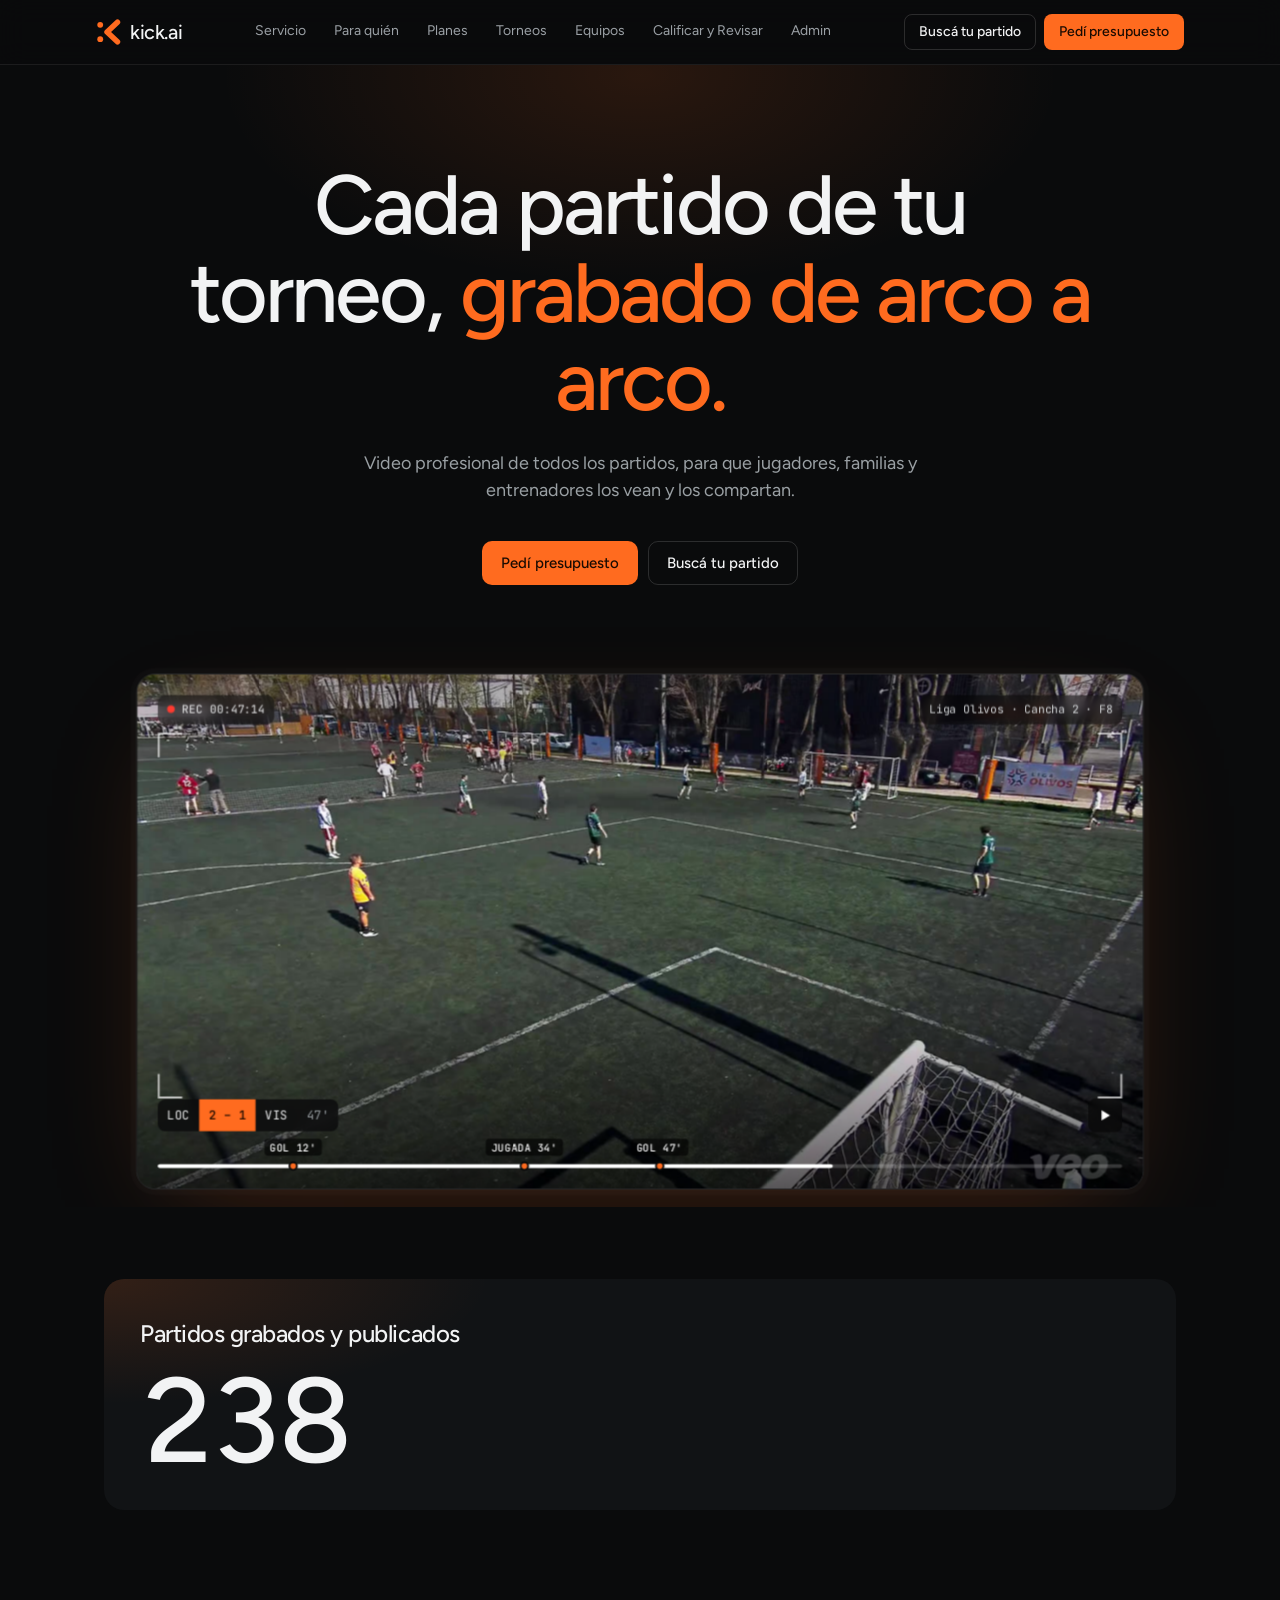
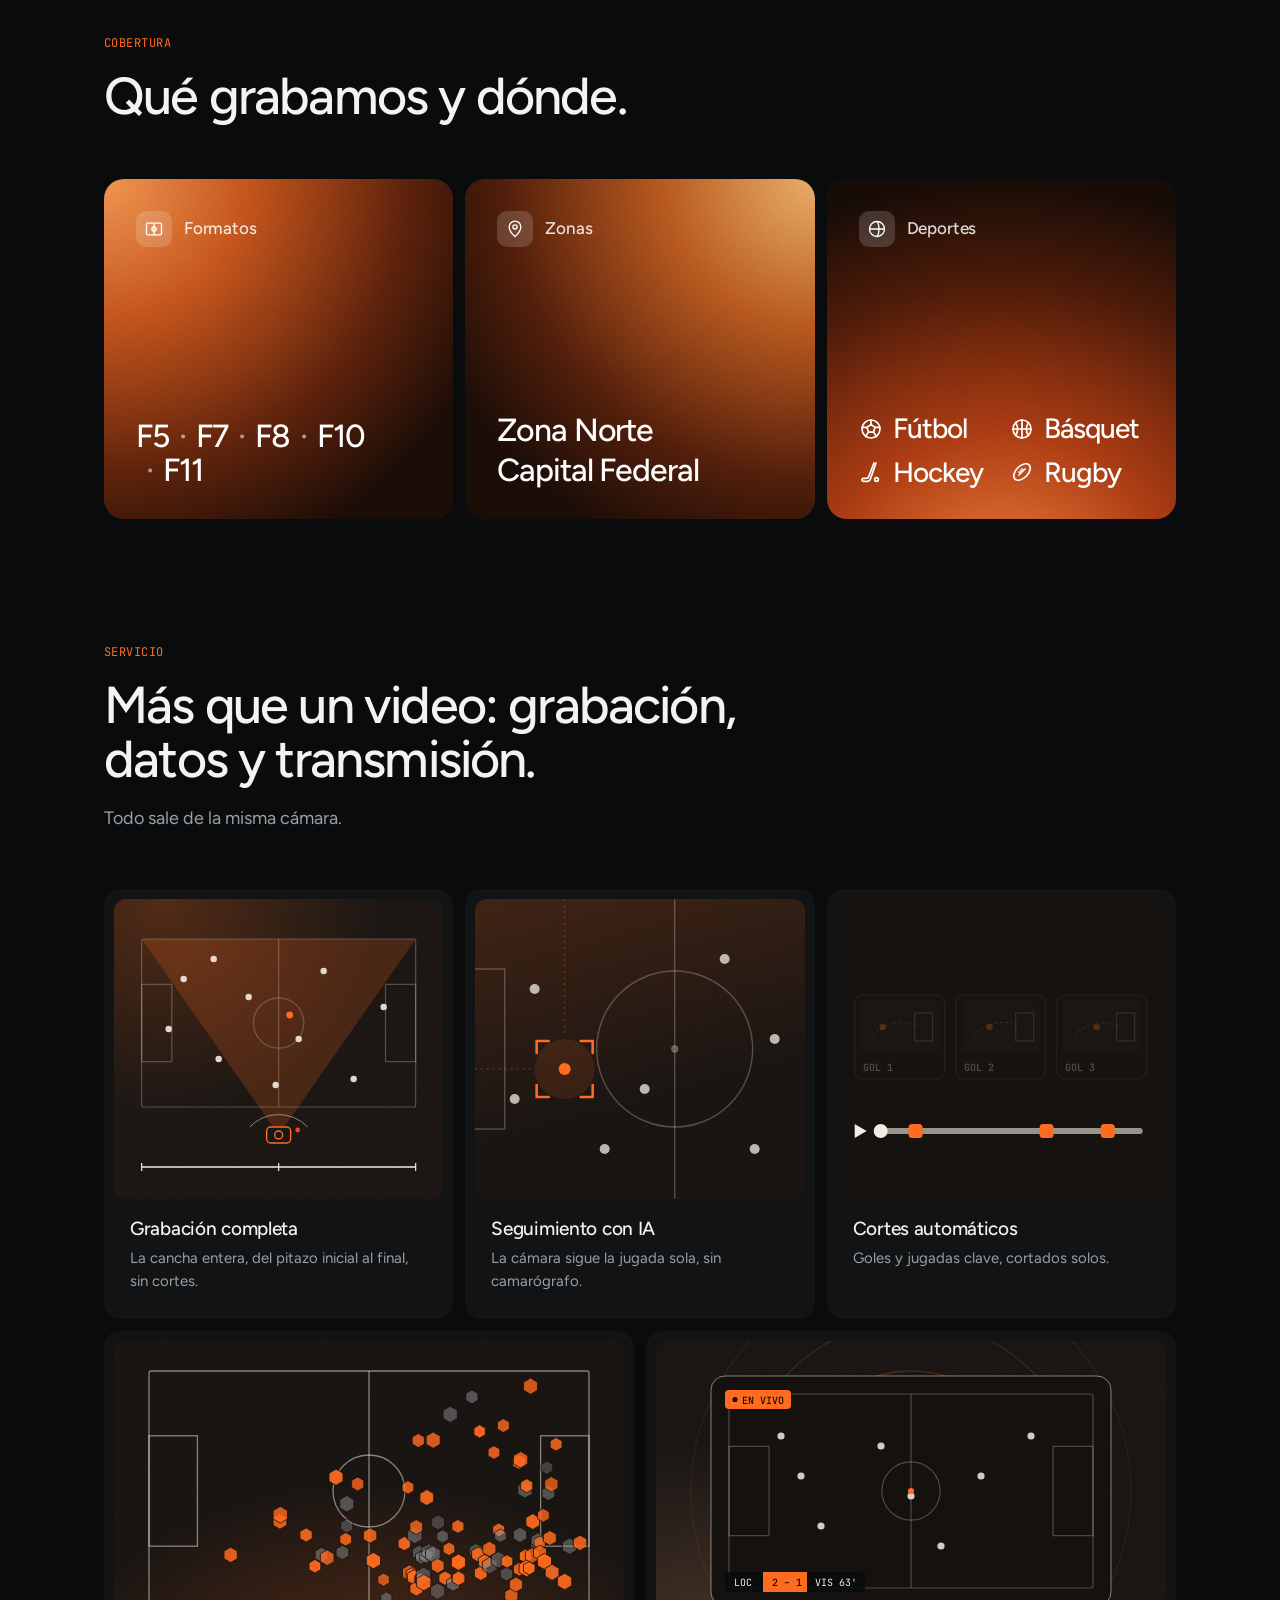
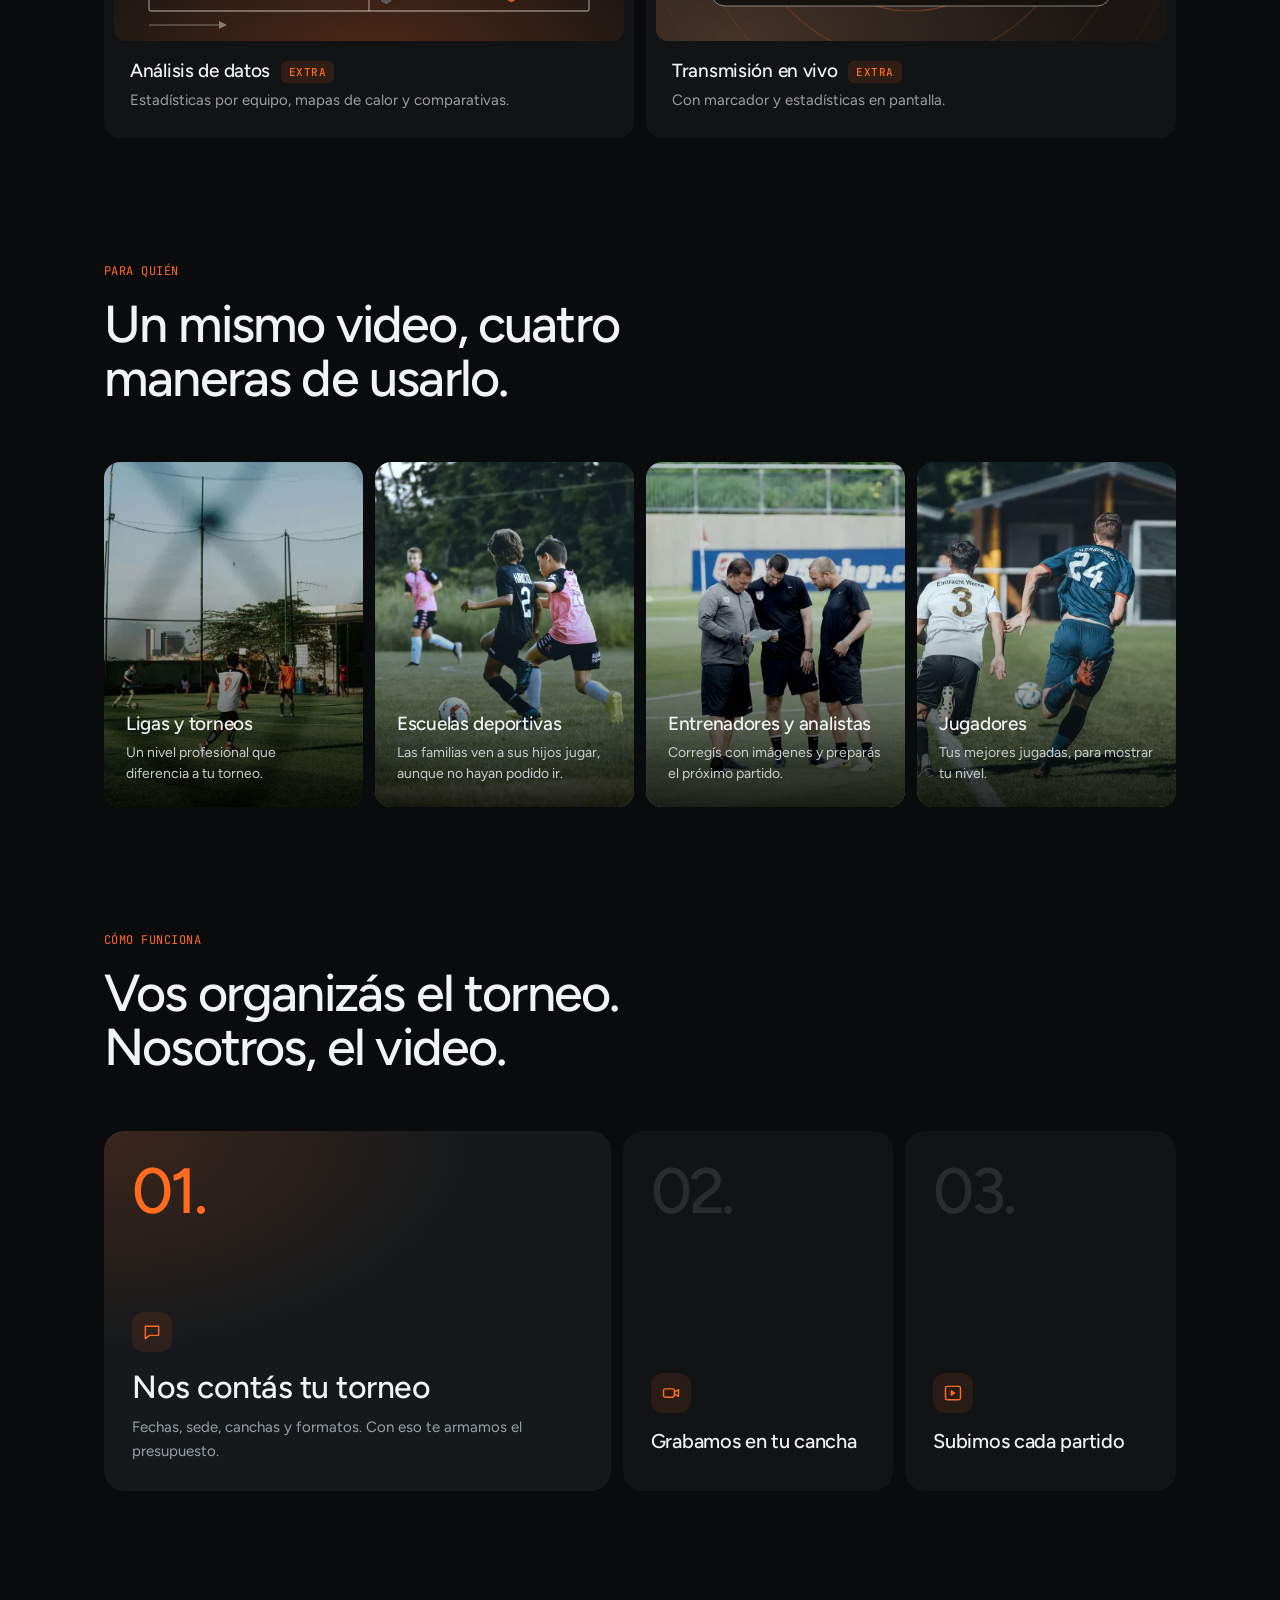
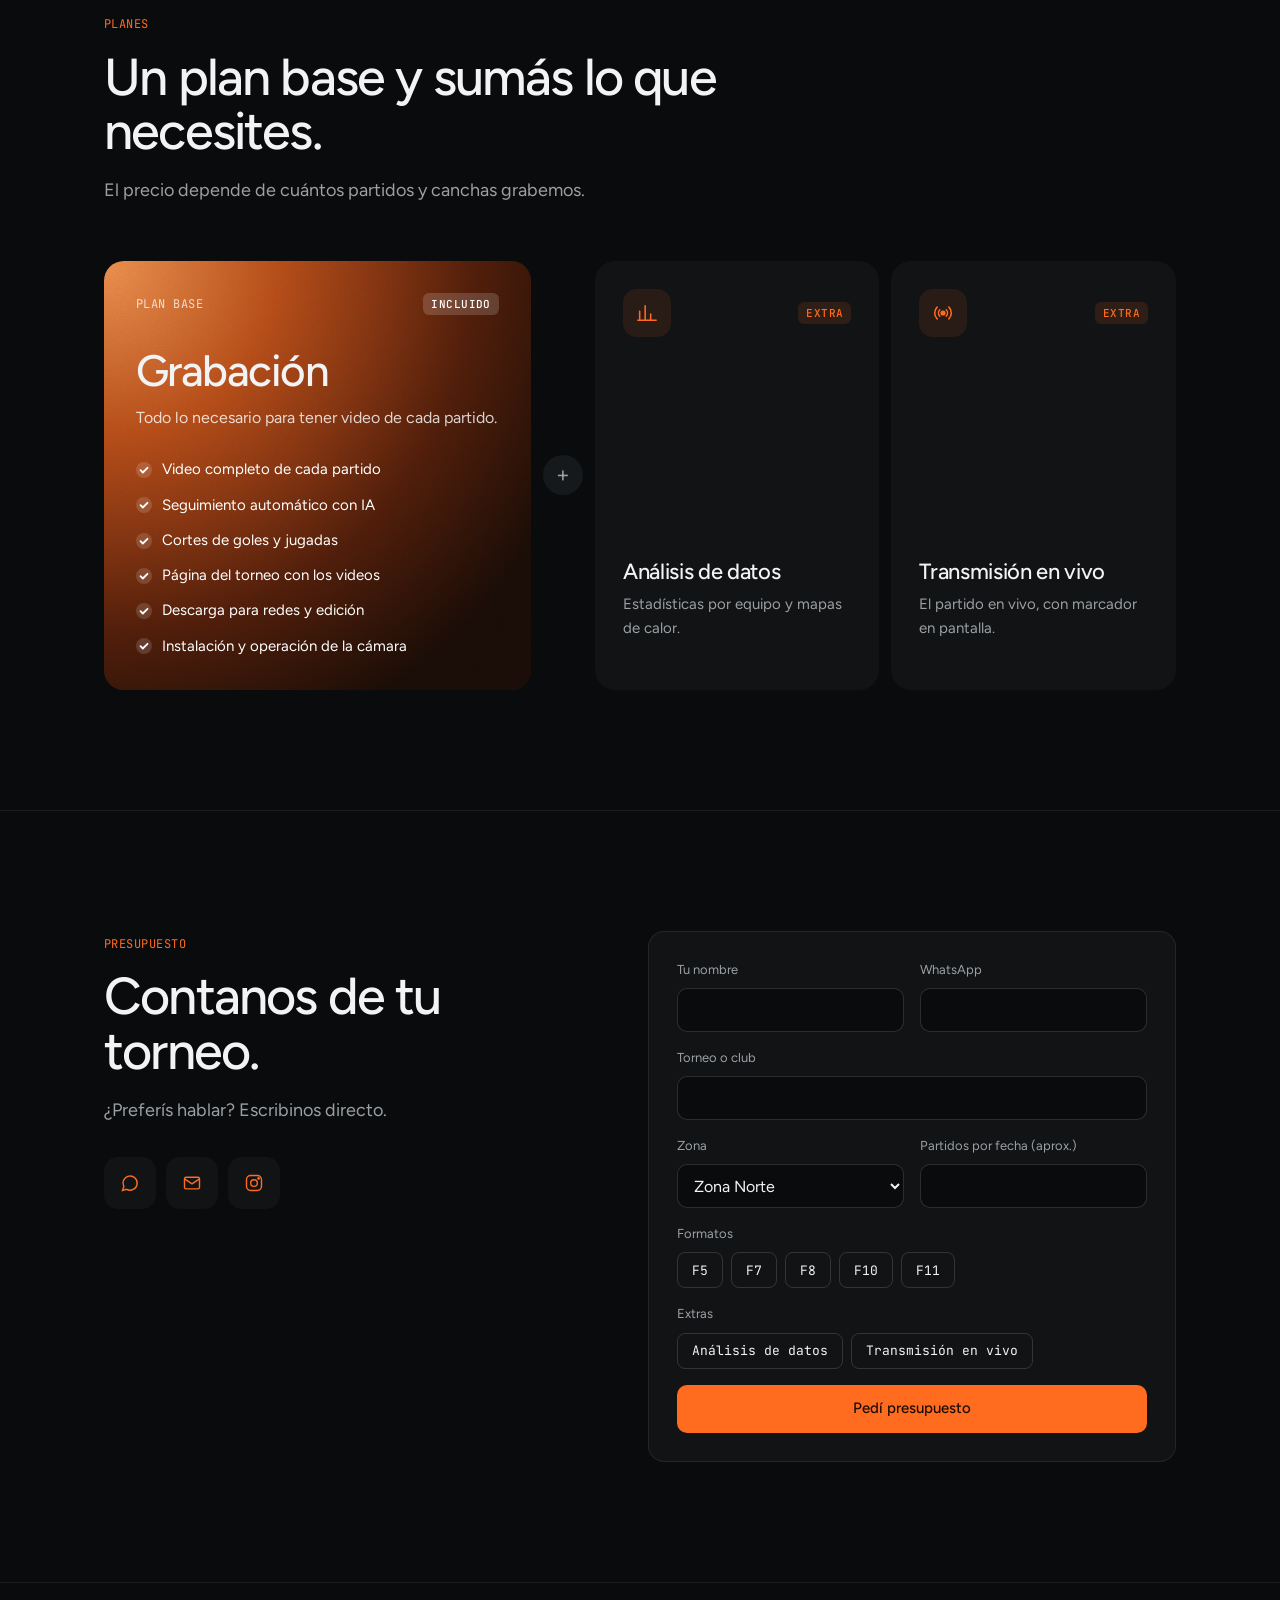
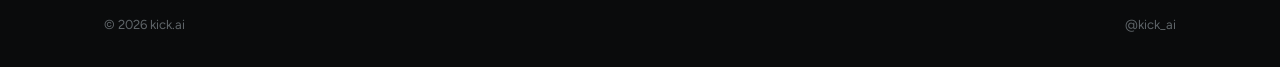
<file: index.html>
<!doctype html>
<html lang="es-AR">
<head>
<meta charset="utf-8">
<link rel="icon" type="image/svg+xml" href="data:image/svg+xml,%3Csvg xmlns='http://www.w3.org/2000/svg' viewBox='0 0 40 40' aria-hidden='true'%3E%3Ccircle cx='6.5' cy='9' r='4.5' fill='%23FF6B1F'/%3E%3Ccircle cx='6.5' cy='31' r='4.5' fill='%23FF6B1F'/%3E%3Cpath d='M33 5 17 20l16 15' fill='none' stroke='%23FF6B1F' stroke-width='8.5' stroke-linecap='round' stroke-linejoin='round'/%3E%3C/svg%3E">
<meta name="viewport" content="width=device-width, initial-scale=1">
<title>kick.ai · Cada partido de tu torneo, grabado de arco a arco</title>
<meta name="description" content="Video profesional de todos los partidos de tu torneo, para que jugadores, familias y entrenadores los vean y los compartan. Zona Norte y Capital Federal.">
<meta property="og:type" content="website"><meta property="og:url" content="https://kickai.com.ar/">
<meta property="og:title" content="kick.ai · Cada partido de tu torneo, grabado de arco a arco">
<meta property="og:description" content="Video profesional de todos los partidos de tu torneo, para que jugadores, familias y entrenadores los vean y los compartan.">
<meta property="og:image" content="https://kickai.com.ar/video/portada.jpg"><meta property="og:image:width" content="1280"><meta property="og:image:height" content="720">
<meta name="theme-color" content="#0A0B0C">
<script>/* links shared before the new home (kickai.com.ar/#/torneos, #/t/<id>) keep working */
if(/^#\/(t|torneos)/.test(location.hash))location.replace("torneos.html"+location.hash);else if(/^#\/equipo/.test(location.hash))location.replace("equipos/");</script>
<link rel="preconnect" href="https://fonts.googleapis.com">
<link rel="preconnect" href="https://fonts.gstatic.com" crossorigin>
<link href="https://fonts.googleapis.com/css2?family=Figtree:wght@400;500;600&family=JetBrains+Mono:wght@400;500&display=swap" rel="stylesheet">
<style>
:root{
  --bg:#0A0B0C;
  --surface:#111315;
  --surface-2:#16191B;
  --line:rgba(255,255,255,.08);
  --line-2:rgba(255,255,255,.14);
  --text:#F2F3F4;
  --muted:#9AA0A4;
  --faint:#5E6468;
  --orange:#FF6B1F;
  --orange-ink:#1A0B02;
  --pitch:rgba(255,255,255,.16);
  --radius:16px;
  --sans:"Figtree",system-ui,sans-serif;
  --mono:"JetBrains Mono",ui-monospace,monospace;
  --wrap:1120px;
}
*{box-sizing:border-box;margin:0;padding:0}
html{scroll-behavior:smooth}
body{background:var(--bg);color:var(--text);font-family:var(--sans);font-size:16px;line-height:1.55;-webkit-font-smoothing:antialiased}
img,video,svg{display:block;max-width:100%}
a{color:inherit;text-decoration:none}
button,input,select{font:inherit;color:inherit}
:focus-visible{outline:2px solid var(--orange);outline-offset:3px;border-radius:6px}
.wrap{max-width:var(--wrap);margin:0 auto;padding:0 24px}
.mono{font-family:var(--mono);font-size:12px;letter-spacing:.02em}

/* ---------- Buttons ---------- */
.btn{display:inline-flex;align-items:center;justify-content:center;gap:8px;height:44px;padding:0 18px;border-radius:10px;font-weight:500;font-size:15px;cursor:pointer;border:1px solid transparent;transition:background .2s,border-color .2s,transform .2s}
.btn-primary{background:var(--orange);color:var(--orange-ink)}
.btn-primary:hover{background:#FF7D3A}
.btn-ghost{border-color:var(--line-2);color:var(--text)}
.btn-ghost:hover{border-color:rgba(255,255,255,.3);background:rgba(255,255,255,.03)}
.btn-sm{height:36px;padding:0 14px;font-size:14px;border-radius:8px}

/* ---------- Nav ---------- */
.nav{position:sticky;top:0;z-index:50;background:rgba(10,11,12,.72);backdrop-filter:blur(14px);-webkit-backdrop-filter:blur(14px);border-bottom:1px solid var(--line)}
.nav .wrap{display:flex;align-items:center;justify-content:space-between;height:64px}
.logo{display:flex;align-items:center;gap:8px;font-weight:500;font-size:20px;letter-spacing:-.02em}
.nav-links{display:flex;gap:28px;font-size:14px;color:var(--muted)}
.nav-links a:hover{color:var(--text)}
.nav-cta{display:flex;gap:8px}
@media (max-width:760px){.nav-links{display:none}}
@media (max-width:420px){.nav-cta .btn-primary{display:none}}

/* ---------- Section scaffolding ---------- */
section{padding:120px 0}
.sec-head{max-width:640px;margin-bottom:56px}
.sec-head.center{margin-left:auto;margin-right:auto;text-align:center}
.eyebrow{display:inline-block;font-family:var(--mono);font-size:12px;color:var(--orange);margin-bottom:16px;letter-spacing:.04em;text-transform:uppercase}
h1,h2,h3{font-weight:500;letter-spacing:-.035em;line-height:1.05}
h2{font-size:clamp(32px,4.4vw,52px)}
h3{font-size:19px;letter-spacing:-.015em;line-height:1.25}
.lead{color:var(--muted);font-size:18px;margin-top:18px}
@media (max-width:760px){section{padding:80px 0}.sec-head{margin-bottom:40px}}

/* ---------- Hero ---------- */
.hero{padding:96px 0 0;text-align:center;position:relative;overflow:hidden}
.hero::before{content:"";position:absolute;inset:-200px 0 auto;height:700px;background:radial-gradient(600px 300px at 50% 30%,rgba(255,107,31,.13),transparent 70%);pointer-events:none}
.chip{display:inline-flex;align-items:center;gap:8px;height:30px;padding:0 12px;border:1px solid var(--line-2);border-radius:999px;font-size:13px;color:var(--muted);background:rgba(255,255,255,.02)}
.chip .dot{width:6px;height:6px;border-radius:50%;background:var(--orange)}
.hero h1{font-size:clamp(42px,7vw,84px);max-width:900px;margin:0 auto}
.hero h1 em{font-style:normal;color:var(--orange)}
.hero .lead{max-width:560px;margin:24px auto 0}
.hero-ctas{display:flex;gap:10px;justify-content:center;margin-top:36px;flex-wrap:wrap}

/* Viewfinder — signature */
.viewfinder{position:relative;margin:72px auto 0;max-width:1080px;aspect-ratio:16/8.2;border-radius:20px;overflow:hidden;border:1px solid var(--line-2);box-shadow:0 40px 120px -40px rgba(255,107,31,.25),0 0 0 6px rgba(255,255,255,.02)}
.viewfinder video,.viewfinder img{width:100%;height:100%;object-fit:cover}
.viewfinder::after{content:"";position:absolute;inset:0;background:linear-gradient(180deg,rgba(0,0,0,.35),transparent 25%,transparent 60%,rgba(0,0,0,.65))}
.vf-ui{position:absolute;inset:0;z-index:2;padding:22px;display:flex;flex-direction:column;justify-content:space-between;text-align:left}
.vf-row{display:flex;justify-content:space-between;align-items:center;gap:12px}
.rec{display:inline-flex;align-items:center;gap:8px;background:rgba(0,0,0,.5);backdrop-filter:blur(6px);padding:6px 10px;border-radius:8px}
.rec i{width:8px;height:8px;border-radius:50%;background:#FF3B30;animation:blink 1.2s steps(2) infinite}
@keyframes blink{50%{opacity:.2}}
.vf-tag{background:rgba(0,0,0,.5);backdrop-filter:blur(6px);padding:6px 10px;border-radius:8px;color:#D6D9DB}
.corner{position:absolute;width:26px;height:26px;border-color:rgba(255,255,255,.7);border-style:solid;z-index:2}
.c-tl{top:62px;left:22px;border-width:2px 0 0 2px}.c-tr{top:62px;right:22px;border-width:2px 2px 0 0}
.c-bl{bottom:96px;left:22px;border-width:0 0 2px 2px}.c-br{bottom:96px;right:22px;border-width:0 2px 2px 0}
.score{display:inline-flex;align-items:stretch;border-radius:8px;overflow:hidden;font-family:var(--mono);font-size:13px;background:rgba(10,11,12,.8);backdrop-filter:blur(6px)}
.score span{padding:7px 10px}
.score .s{background:var(--orange);color:var(--orange-ink);font-weight:500}
.score .min{color:var(--muted)}
.timeline{position:relative;height:4px;background:rgba(255,255,255,.18);border-radius:4px;margin-top:34px}
.timeline .fill{position:absolute;inset:0 30% 0 0;background:#fff;border-radius:4px}
.timeline .mk{position:absolute;top:50%;width:10px;height:10px;border-radius:50%;background:var(--orange);border:2px solid #0A0B0C;transform:translate(-50%,-50%)}
.timeline .mk b{position:absolute;bottom:14px;left:50%;transform:translateX(-50%);font:500 11px var(--mono);color:#fff;background:rgba(0,0,0,.6);padding:2px 6px;border-radius:4px;white-space:nowrap}
.vf-pause{width:36px;height:36px;border-radius:8px;border:0;background:rgba(0,0,0,.5);backdrop-filter:blur(6px);display:grid;place-items:center;cursor:pointer}
@media (max-width:760px){
  .viewfinder{aspect-ratio:4/5;margin-top:48px;border-radius:14px}
  .vf-ui{padding:14px}.corner{display:none}.vf-tag{display:none}
  .timeline .mk b{display:none}
}

/* Proof — contador en vivo */
.proof{padding:72px 0 0}
.stat-card{display:flex;justify-content:space-between;align-items:flex-end;gap:32px;flex-wrap:wrap;background:var(--surface);border-radius:20px;padding:36px;position:relative;overflow:hidden}
.stat-card::before{content:"";position:absolute;inset:0;background:radial-gradient(60% 90% at 0% 0%,rgba(255,107,31,.14),transparent 60%);pointer-events:none}
.stat-card > *{position:relative}
.big{display:flex;align-items:baseline;gap:14px;margin-top:14px;flex-wrap:wrap}
.big strong{font-size:clamp(72px,10vw,120px);font-weight:500;letter-spacing:-.05em;line-height:.9;font-variant-numeric:tabular-nums}
.delta{display:inline-flex;align-items:center;gap:6px;height:30px;padding:0 10px;border-radius:999px;background:rgba(255,107,31,.14);color:var(--orange);font:500 13px var(--mono)}
.big-label{color:var(--text);font-size:clamp(20px,2.2vw,24px);font-weight:500;letter-spacing:-.02em}
.leagues{display:flex;align-items:center;gap:10px;flex-wrap:wrap;justify-content:flex-end;max-width:520px}
.leagues small{flex-basis:100%;text-align:right;font-size:13px;color:var(--faint);margin-bottom:2px}
.leagues span{height:34px;padding:0 14px;border-radius:999px;background:var(--surface-2);display:inline-flex;align-items:center;font-size:14px;font-weight:500;color:#C9CDD0}
@media (max-width:760px){.stat-card{padding:24px}.leagues{justify-content:flex-start}.leagues small{text-align:left}}
/* ---------- Coverage (equal-weight columns) ---------- */
.cover-grid{display:grid;grid-template-columns:repeat(3,1fr);border:1px solid var(--line);border-radius:var(--radius);overflow:hidden}
.cover-col{padding:32px;border-right:1px solid var(--line);display:flex;flex-direction:column;gap:20px}
.cover-col:last-child{border-right:0}
.cover-col .ic{width:40px;height:40px;border-radius:10px;background:var(--surface-2);border:1px solid var(--line);display:grid;place-items:center}
.cover-col p{color:var(--muted);font-size:15px}
.tags{display:flex;flex-wrap:wrap;gap:8px;margin-top:auto}
.tag{white-space:nowrap;height:32px;padding:0 12px;border-radius:8px;background:var(--surface-2);border:1px solid var(--line);display:inline-flex;align-items:center;font-size:14px}
.tag.m{font-family:var(--mono);font-size:13px}
@media (max-width:860px){.cover-grid{grid-template-columns:1fr}.cover-col{border-right:0;border-bottom:1px solid var(--line)}.cover-col:last-child{border-bottom:0}}

/* ---------- Features bento ---------- */
.bento{display:grid;grid-template-columns:repeat(6,1fr);gap:12px}
.card{background:var(--surface);border:1px solid var(--line);border-radius:var(--radius);padding:28px;display:flex;flex-direction:column;gap:24px;overflow:hidden;position:relative}
.card .art{flex:1;min-height:220px;display:flex;align-items:center;justify-content:center;padding:28px;border-radius:12px;border:1px solid var(--line);overflow:hidden;
  background:radial-gradient(120% 90% at 50% 125%,rgba(255,107,31,.18),transparent 62%),linear-gradient(180deg,#1B1E21,#141618)}
.bento .card{padding:10px;gap:18px}
.bento .card > div:last-child{padding:0 16px 16px}
.bento .card:nth-child(2) .art,.bento .card:nth-child(5) .art{background:radial-gradient(110% 90% at 50% 120%,rgba(52,140,92,.22),transparent 62%),linear-gradient(180deg,#191E1B,#131715)}
.bento .card:nth-child(3) .art,.bento .card:nth-child(6) .art{background:radial-gradient(120% 80% at 50% -20%,rgba(255,255,255,.08),transparent 60%),linear-gradient(180deg,#1A1C1F,#141618)}
.card p{color:var(--muted);font-size:15px;margin-top:6px;max-width:44ch}
.s4{grid-column:span 4}.s2{grid-column:span 2}.s3{grid-column:span 3}
@media (max-width:960px){.bento{grid-template-columns:1fr 1fr}.s4,.s2,.s3{grid-column:span 1}.s4{grid-column:span 2}}
@media (max-width:640px){.bento{grid-template-columns:1fr}.s4,.s2,.s3{grid-column:span 1}}

/* Illustrations */
.pitch-line{fill:none;stroke:var(--pitch);stroke-width:1.5}
.track{animation:track 7s ease-in-out infinite}
@keyframes track{0%,100%{transform:translate(0,0)}25%{transform:translate(70px,-30px)}50%{transform:translate(130px,20px)}75%{transform:translate(40px,40px)}}
.stat-row{display:grid;grid-template-columns:36px 1fr 36px;gap:12px;align-items:center;font-family:var(--mono);font-size:13px}
.stat-row .lbl{grid-column:1/-1;text-align:center;color:var(--muted);font-family:var(--sans);font-size:12px;margin-bottom:-6px}
.bar{display:flex;height:6px;border-radius:6px;overflow:hidden;background:rgba(255,255,255,.08)}
.bar i{background:var(--orange)}.bar u{background:rgba(255,255,255,.35);margin-left:auto}
.clip{border-radius:10px;background:linear-gradient(160deg,#24412F,#13261B);aspect-ratio:16/10;position:relative;border:1px solid var(--line)}
.clip span{position:absolute;left:8px;bottom:8px;font:500 11px var(--mono);background:rgba(0,0,0,.55);padding:2px 6px;border-radius:4px}
.clip svg{position:absolute;inset:0;margin:auto}

/* ---------- Audiences ---------- */
.aud{display:grid;grid-template-columns:repeat(4,1fr);gap:12px}
@media (max-width:960px){.aud{grid-template-columns:1fr 1fr}}
@media (max-width:560px){.aud{grid-template-columns:1fr}}
.aud-ic{width:44px;height:44px;border-radius:12px;display:grid;place-items:center;background:rgba(255,107,31,.1);border:1px solid rgba(255,107,31,.2)}
/* B — images */
.aud-b .tile{aspect-ratio:3/4;border-radius:var(--radius);overflow:hidden;position:relative;display:flex;flex-direction:column;justify-content:flex-end;padding:22px;border:1px solid var(--line)}
.aud-b .tile img{position:absolute;inset:0;width:100%;height:100%;object-fit:cover}
.aud-b .tile.photo::after{content:"";position:absolute;inset:0;background:linear-gradient(180deg,transparent 40%,rgba(0,0,0,.82))}
.aud-b .tile.color{background:radial-gradient(circle at 70% 25%,rgba(255,107,31,.28),transparent 55%),var(--surface-2)}
.aud-b .tile.color::before{content:"";position:absolute;inset:0;background-image:radial-gradient(rgba(255,255,255,.12) 1px,transparent 1.4px);background-size:10px 10px;-webkit-mask-image:radial-gradient(circle at 70% 25%,#000,transparent 60%);mask-image:radial-gradient(circle at 70% 25%,#000,transparent 60%)}
.aud-b .tile > div{position:relative;z-index:1}
.aud-b .tile p{color:#C9CDD0;font-size:14px;margin-top:6px}
.aud-b .swap{position:absolute;top:12px;right:12px;z-index:1;font:11px var(--mono);color:#fff;background:rgba(0,0,0,.5);border:1px dashed rgba(255,255,255,.4);padding:3px 7px;border-radius:6px}
@media (max-width:560px){.aud-b .tile{aspect-ratio:4/3}}

/* ---------- Steps ---------- */
.steps{display:grid;grid-template-columns:repeat(3,1fr);gap:0;border-top:1px solid var(--line)}
.step{padding:28px 28px 0 0}
.step .n{font-family:var(--mono);font-size:12px;color:var(--orange)}
.step h3{margin-top:14px}
.step p{color:var(--muted);font-size:15px;margin-top:8px}
@media (max-width:760px){.steps{grid-template-columns:1fr}.step{padding:24px 0;border-bottom:1px solid var(--line)}}

/* ---------- Pricing builder ---------- */
.price{display:grid;grid-template-columns:1fr;gap:12px;max-width:760px}
.plan{background:var(--surface);border:1px solid var(--line);border-radius:var(--radius);overflow:hidden}
.plan-base{padding:28px;border-bottom:1px solid var(--line)}
.plan-top{display:flex;justify-content:space-between;align-items:flex-start;gap:16px}
.badge{font:500 11px var(--mono);text-transform:uppercase;letter-spacing:.04em;padding:4px 8px;border-radius:6px;background:rgba(255,107,31,.12);color:var(--orange)}
.badge.g{background:rgba(255,255,255,.06);color:var(--muted)}
.checks{list-style:none;display:grid;grid-template-columns:1fr 1fr;gap:10px 20px;margin-top:22px;font-size:15px}
.checks li{display:flex;gap:10px;align-items:flex-start;color:#D4D7D9}
.checks svg{flex:none;margin-top:4px}
@media (max-width:560px){.checks{grid-template-columns:1fr}}
.addon{display:flex;align-items:center;gap:16px;padding:22px 28px;border-bottom:1px solid var(--line);cursor:pointer;transition:background .2s}
.addon:last-child{border-bottom:0}
.addon:hover{background:rgba(255,255,255,.02)}
.addon input{position:absolute;opacity:0;pointer-events:none}
.toggle{flex:none;width:40px;height:24px;border-radius:999px;background:rgba(255,255,255,.12);position:relative;transition:background .2s}
.toggle::after{content:"";position:absolute;top:3px;left:3px;width:18px;height:18px;border-radius:50%;background:#fff;transition:transform .2s}
.addon input:checked + .toggle{background:var(--orange)}
.addon input:checked + .toggle::after{transform:translateX(16px)}
.addon input:focus-visible + .toggle{outline:2px solid var(--orange);outline-offset:3px}
.addon .t{flex:1}
.addon .t p{color:var(--muted);font-size:14px;margin-top:2px}
.summary{background:var(--surface);border:1px solid var(--line);border-radius:var(--radius);padding:28px;position:sticky;top:88px}
.summary h3{font-size:15px;color:var(--muted);font-weight:500}
.sum-list{list-style:none;margin:16px 0 24px;display:flex;flex-direction:column;gap:10px}
.sum-list li{display:flex;justify-content:space-between;font-size:15px;padding-bottom:10px;border-bottom:1px dashed var(--line)}
.sum-list li span:last-child{color:var(--muted);font-family:var(--mono);font-size:12px}
.adapts{display:flex;flex-direction:column;gap:12px;margin:0 0 24px;padding:16px;border-radius:12px;background:var(--surface-2)}
.adapts div{display:flex;gap:10px;font-size:14px;color:#D4D7D9}
.adapts div span:first-child{color:var(--faint);font-family:var(--mono);font-size:12px;width:76px;flex:none;padding-top:2px}
.summary .btn{width:100%}
.note{font-size:13px;color:var(--faint);margin-top:12px;text-align:center}
@media (max-width:900px){.price{grid-template-columns:1fr}.summary{position:static}}

/* ---------- Contact ---------- */
.contact{position:relative;border-top:1px solid var(--line)}
.contact-grid{display:grid;grid-template-columns:1fr 1.1fr;gap:64px;align-items:start}
.contact-side .lead{max-width:420px}
.direct{display:flex;gap:10px;margin-top:32px}
.direct a{width:52px;height:52px;display:grid;place-items:center;border-radius:14px;background:var(--surface);transition:background .2s}
.direct a:hover{background:var(--surface-2)}
.direct small{display:block;color:var(--muted);font-size:13px}
.form{background:var(--surface);border:1px solid var(--line);border-radius:var(--radius);padding:28px;display:grid;grid-template-columns:1fr 1fr;gap:16px}
.field{display:flex;flex-direction:column;gap:8px}
.field.full{grid-column:1/-1}
.field label,.field legend{font-size:13px;color:var(--muted)}
.field input,.field select{height:44px;border-radius:10px;border:1px solid var(--line-2);background:var(--bg);padding:0 12px;outline:none;transition:border-color .2s}
.field input:focus,.field select:focus{border-color:var(--orange)}
fieldset{border:0}
.pick{display:flex;flex-wrap:wrap;gap:8px;margin-top:8px}
.pick label{cursor:pointer}
.pick input{position:absolute;opacity:0}
.pick span{display:inline-flex;align-items:center;height:36px;padding:0 14px;border-radius:8px;border:1px solid var(--line-2);font:13px var(--mono);color:var(--text);transition:all .2s}
.pick input:checked + span{background:var(--orange);border-color:var(--orange);color:var(--orange-ink)}
.pick input:focus-visible + span{outline:2px solid var(--orange);outline-offset:2px}
.form .btn{grid-column:1/-1;height:48px}
.form-ok{grid-column:1/-1;display:none;padding:14px;border-radius:10px;background:rgba(255,107,31,.1);color:#FFB48A;font-size:14px}
@media (max-width:860px){.contact-grid{grid-template-columns:1fr;gap:40px}.form{grid-template-columns:1fr}}

footer{border-top:1px solid var(--line);padding:32px 0;color:var(--faint);font-size:13px}
footer .wrap{display:flex;justify-content:space-between;gap:16px;flex-wrap:wrap}

/* ---------- Cards por color (sin outline) + contenedor tonal sutil ---------- */
.bento .card{background:var(--surface);border:0;padding:10px;gap:18px}
.bento .card > div:last-child{padding:0 16px 16px}
.bento .card .art{border:0;border-radius:12px;position:relative;isolation:isolate;--pitch:rgba(255,255,255,.2)}
.bento .card .art::after,.aud-b .tile.color::after{content:"";position:absolute;inset:0;z-index:0;pointer-events:none;opacity:.14;mix-blend-mode:overlay;border-radius:inherit;
  background-image:url("data:image/svg+xml,%3Csvg xmlns='http://www.w3.org/2000/svg' width='160' height='160'%3E%3Cfilter id='n'%3E%3CfeTurbulence type='fractalNoise' baseFrequency='.9' numOctaves='3' stitchTiles='stitch'/%3E%3C/filter%3E%3Crect width='100%25' height='100%25' filter='url(%23n)'/%3E%3C/svg%3E")}
.bento .card .art > *{position:relative;z-index:1}
.bento .card .art{flex:none;height:300px;min-height:0}
.bento .card .art > svg{width:100%;height:100%;max-height:100%}
@media (max-width:960px) and (min-width:641px){.bento .card:first-child{grid-column:span 2}}
@media (max-width:640px){.bento .card .art{height:260px}}
.bento .card:nth-child(1) .art{background:radial-gradient(110% 120% at 15% 0%,rgba(255,107,31,.22),transparent 60%),#1A1512}
.bento .card:nth-child(2) .art{background:linear-gradient(165deg,rgba(255,107,31,.16),transparent 65%),#171311}
.bento .card:nth-child(3) .art{background:radial-gradient(120% 110% at 85% 0%,rgba(240,160,90,.18),transparent 60%),#181412}
.bento .card:nth-child(4) .art{background:radial-gradient(100% 110% at 50% 115%,rgba(255,107,31,.24),transparent 62%),#171311}
.bento .card:nth-child(5) .art{background:radial-gradient(120% 110% at 15% 100%,rgba(245,170,120,.18),transparent 60%),#181412}
.bento .card:nth-child(6) .art{background:linear-gradient(200deg,rgba(210,100,62,.2),transparent 65%),#171311}
.bento .art .clip{background:rgba(255,255,255,.05);border:0}
.bento .art .tag{background:rgba(255,255,255,.06);border:0}
/* Para quién: sin bordes, tiles de color en tonos naranja */
.aud-b .tile{border:0}
.aud-b .tile.color{background:radial-gradient(120% 110% at 80% 0%,#E98A4C 0%,#B24A18 35%,#4E1D0A 72%,#190C06 100%)}
.aud-b .tile.color:nth-child(4){background:linear-gradient(200deg,#C9583A 0%,#6E2414 50%,#200C08 100%)}
.aud-b .tile.color::before{display:none}
.aud-b .tile.color .aud-ic{background:rgba(255,255,255,.14);border:0}
.aud-b .tile.color .aud-ic svg{stroke:#fff}
.aud-b .tile.color p{color:rgba(255,255,255,.78)}

/* Pills (mismo estilo que las ligas) */
.tags.pills span{height:34px;padding:0 14px;border-radius:999px;background:var(--surface-2);display:inline-flex;align-items:center;gap:8px;font-size:14px;font-weight:500;color:#C9CDD0;white-space:nowrap}

/* ---------- Planes (base + extras) ---------- */
.pl-grid{display:grid;grid-template-columns:1.5fr auto 1fr 1fr;gap:12px;align-items:stretch}
.pl-base{position:relative;isolation:isolate;overflow:hidden;border-radius:20px;padding:32px;display:flex;flex-direction:column;
  background:radial-gradient(120% 120% at 0% 0%,#E98A4C 0%,#B24A18 34%,#4E1D0A 72%,#190C06 100%)}
.pl-base::after{content:"";position:absolute;inset:0;z-index:-1;opacity:.2;mix-blend-mode:overlay;
  background-image:url("data:image/svg+xml,%3Csvg xmlns='http://www.w3.org/2000/svg' width='160' height='160'%3E%3Cfilter id='n'%3E%3CfeTurbulence type='fractalNoise' baseFrequency='.9' numOctaves='3' stitchTiles='stitch'/%3E%3C/filter%3E%3Crect width='100%25' height='100%25' filter='url(%23n)'/%3E%3C/svg%3E")}
.pl-top{display:flex;justify-content:space-between;align-items:center;gap:12px}
.pl-kicker{font:12px var(--mono);text-transform:uppercase;letter-spacing:.04em;color:rgba(255,255,255,.75)}
.pl-inc{background:rgba(255,255,255,.16);color:#fff}
.pl-base h3{font-size:clamp(32px,3.6vw,44px);margin-top:28px;letter-spacing:-.035em}
.pl-sub{color:rgba(255,255,255,.8);font-size:16px;margin-top:8px}
.pl-checks{list-style:none;display:grid;grid-template-columns:1fr;gap:12px;margin-top:28px;font-size:15px;color:#fff}
.pl-checks li{display:flex;align-items:center;gap:10px}
.pl-checks svg{flex:none}
.pl-plus{align-self:center;width:40px;height:40px;border-radius:50%;background:var(--surface-2);display:grid;place-items:center;font-size:22px;color:var(--muted)}
.pl-extra{background:var(--surface);border-radius:20px;padding:28px;display:flex;flex-direction:column;gap:20px}
.pl-extra .pl-top{margin-bottom:auto}
.pl-ic{width:48px;height:48px;border-radius:14px;background:rgba(255,107,31,.1);display:grid;place-items:center}
.pl-extra h3{font-size:22px}
.pl-extra > div:last-child{min-height:104px;margin-top:56px}
.pl-extra p{color:var(--muted);font-size:15px;margin-top:8px}
@media (max-width:960px){.pl-grid{grid-template-columns:1fr 1fr}.pl-base{grid-column:1/-1}.pl-plus{display:none}.pl-checks{grid-template-columns:1fr 1fr}}
@media (max-width:600px){.pl-grid{grid-template-columns:1fr}.pl-checks{grid-template-columns:1fr}.pl-extra h3{margin-top:28px}}

/* ---------- Cómo funciona (cards expandibles) ---------- */
.steps-x{display:flex;gap:12px;height:360px;--ease:cubic-bezier(.65,0,.35,1)}
.sx{flex:1 1 0;min-width:0;background:var(--surface);border-radius:20px;padding:28px;display:flex;flex-direction:column;justify-content:space-between;cursor:default;outline-offset:4px;position:relative;overflow:hidden;
  transition:flex-grow .8s var(--ease),background-color .6s ease}
.sx::before{content:"";position:absolute;inset:0;background:radial-gradient(120% 100% at 0% 0%,rgba(255,107,31,.16),transparent 60%);opacity:0;transition:opacity .8s ease;pointer-events:none}
.sx > *{position:relative}
.sx.on{flex-grow:2.1;background-color:var(--surface-2)}
.sx.on::before{opacity:1}
.sx-n{font-size:clamp(48px,5vw,72px);font-weight:500;letter-spacing:-.05em;line-height:1;color:rgba(255,255,255,.1);transition:color .6s ease}
.sx.on .sx-n{color:var(--orange)}
.sx-ic{width:40px;height:40px;border-radius:12px;background:rgba(255,107,31,.1);display:grid;place-items:center;margin-bottom:16px}
.sx h3{font-size:20px;line-height:1.2;transition:font-size .8s var(--ease)}
.sx.on h3{font-size:clamp(24px,2.6vw,32px)}
.sx-desc{display:grid;grid-template-rows:0fr;opacity:0;transition:grid-template-rows .8s var(--ease),opacity .35s ease}
.sx-desc > p{min-height:0;overflow:hidden;color:var(--muted);font-size:15px;max-width:40ch;padding-top:10px}
.sx.on .sx-desc{grid-template-rows:1fr;opacity:1;transition:grid-template-rows .8s var(--ease),opacity .5s ease .3s}
@media (max-width:860px){.steps-x{flex-direction:column;height:auto}.sx,.sx.on{flex:none;gap:40px}.sx-desc{grid-template-rows:1fr;opacity:1}.sx h3,.sx.on h3{font-size:22px}}

/* ---------- Cobertura: cards naranja de alto contraste ---------- */
.cover-grid{border:0;border-radius:0;overflow:visible;gap:12px}
.cover-col{position:relative;isolation:isolate;overflow:hidden;border:0 !important;border-radius:20px;padding:32px;gap:20px;min-height:340px}
.cover-col:nth-child(1){background:radial-gradient(120% 120% at 0% 0%,#F0904F 0%,#C2521B 34%,#5A210B 72%,#1A0C06 100%)}
.cover-col:nth-child(2){background:radial-gradient(120% 120% at 100% 0%,#E8A964 0%,#B5561E 36%,#4E1D0A 74%,#190C06 100%)}
.cover-col:nth-child(3){background:radial-gradient(130% 120% at 50% 120%,#F07A3A 0%,#A83A12 38%,#4A1A08 74%,#160B06 100%)}
.cover-col::after{content:"";position:absolute;inset:0;z-index:-1;opacity:.2;mix-blend-mode:overlay;
  background-image:url("data:image/svg+xml,%3Csvg xmlns='http://www.w3.org/2000/svg' width='160' height='160'%3E%3Cfilter id='n'%3E%3CfeTurbulence type='fractalNoise' baseFrequency='.9' numOctaves='3' stitchTiles='stitch'/%3E%3C/filter%3E%3Crect width='100%25' height='100%25' filter='url(%23n)'/%3E%3C/svg%3E")}
.cover-col .ic{background:rgba(255,255,255,.16);border:0}
.cover-col .ic svg,.cover-col .tags.pills svg{stroke:#fff}
.cover-col .ic svg circle[fill]{fill:#fff}
.cover-col h3{font-size:clamp(26px,2.6vw,32px);letter-spacing:-.03em}
.cover-col p{margin-top:6px}
.cover-col p{color:rgba(255,255,255,.8)}
.cover-col .tags.pills span{background:rgba(0,0,0,.28);color:#fff;backdrop-filter:blur(4px)}
@media (max-width:860px){.cover-col{min-height:0}}

/* ---------- Ilustraciones del bento (v3) ---------- */
.bento .card .art.art-media,.bento .card .art.art-cuts{padding:14px}
.pano,.live-frame{position:relative;width:100%;height:100%;border-radius:8px;overflow:hidden;background:#0d0f10}
.pano img,.live-frame video{position:absolute;inset:0;width:100%;height:100%;object-fit:cover}
.pano img{filter:saturate(.85) brightness(.9)}
.pano::after{content:"";position:absolute;inset:0;background:linear-gradient(180deg,transparent 55%,rgba(0,0,0,.7))}
.pano-ui{position:absolute;left:14px;right:14px;bottom:12px;z-index:1;display:flex;align-items:center;gap:12px;font:500 11px var(--mono);color:#fff}
.pano-rec{display:inline-flex;align-items:center;gap:6px}
.pano-rec i{width:7px;height:7px;border-radius:50%;background:#FF3B30;animation:blink 1.2s steps(2) infinite}
.pano-bar{flex:1;height:3px;border-radius:3px;background:rgba(255,255,255,.25);overflow:hidden}
.pano-fill{height:100%;width:100%;background:#fff;transform-origin:left;animation:scrub 14s linear infinite}
@keyframes scrub{from{transform:scaleX(0)}to{transform:scaleX(1)}}
.pano-tc{min-width:3ch;text-align:right}
.cuts{position:relative;width:100%;height:100%;display:flex;flex-direction:column;justify-content:space-between;padding:10px 6px 4px}
.curve{width:100%;height:64px;display:block}
.playhead{position:absolute;top:6px;left:6px;width:1px;height:72px;background:#fff;opacity:.7;animation:sweep 8s linear infinite}
@keyframes sweep{from{transform:translateX(0)}to{transform:translateX(calc(var(--w,280px)))}}
.cut-row{display:grid;grid-template-columns:repeat(3,1fr);gap:8px}
.cut{aspect-ratio:4/5;border-radius:8px;background-size:cover;position:relative;opacity:.35;filter:grayscale(.6);animation:pop 8s ease infinite}
.cut span{position:absolute;left:6px;bottom:6px;font:500 10px var(--mono);color:#fff;background:rgba(0,0,0,.55);padding:2px 5px;border-radius:4px}
@keyframes pop{0%{opacity:1;filter:none;transform:translateY(-3px)}6%{transform:none}70%{opacity:1;filter:none}100%{opacity:.35;filter:grayscale(.6)}}
.net .edge{stroke-dasharray:1;stroke-dashoffset:1;stroke-linecap:round}
.card.in .net .edge{animation:draw 1.2s cubic-bezier(.65,0,.35,1) forwards}
@keyframes draw{to{stroke-dashoffset:0}}
.live-chip{position:absolute;top:10px;left:10px;display:inline-flex;align-items:center;gap:6px;background:var(--orange);color:var(--orange-ink);font:500 11px var(--mono);padding:3px 8px;border-radius:5px}
.live-chip i{width:6px;height:6px;border-radius:50%;background:var(--orange-ink);animation:blink 1.2s steps(2) infinite}
.live-views{position:absolute;top:10px;right:10px;display:inline-flex;align-items:center;gap:6px;background:rgba(0,0,0,.55);font:500 11px var(--mono);padding:3px 8px;border-radius:5px;font-variant-numeric:tabular-nums}
.live-score{position:absolute;left:10px;bottom:10px}
@media (prefers-reduced-motion:reduce){.cut{opacity:1;filter:none}.net .edge{stroke-dashoffset:0}.pano-fill{transform:scaleX(.6)}}

/* ---------- Cobertura: el contenido manda ---------- */
.cover-col{display:grid !important;grid-template-columns:auto 1fr;grid-template-rows:auto 1fr;column-gap:12px;row-gap:0;align-items:center}
.cover-col .ic{width:36px;height:36px;border-radius:10px}
.cover-col h3{font-size:17px !important;letter-spacing:-.01em;color:rgba(255,255,255,.85);font-weight:500}
.cover-col .tags.pills{grid-column:1/-1;align-self:end;margin-top:0;gap:10px 22px}
.cover-col .tags.pills span{height:auto;padding:0;background:none !important;backdrop-filter:none;border-radius:0;color:#fff;font-size:clamp(30px,3.2vw,44px);font-weight:500;letter-spacing:-.035em;line-height:1.05}
.cover-col:nth-child(1) .tags.pills{flex-wrap:wrap;gap:0}
.cover-col:nth-child(1) .tags.pills span{gap:0}
.cover-col:nth-child(1) .tags.pills span + span::before{content:"·";margin:0 .32em;color:rgba(255,255,255,.55)}
.cover-col:nth-child(1) .tags.pills span,.cover-col:nth-child(2) .tags.pills span{font-size:clamp(24px,2.5vw,34px)}
.cover-col:nth-child(2) .tags.pills{flex-direction:column;gap:6px}
.cover-col:nth-child(3) .tags.pills{display:grid;grid-template-columns:1fr 1fr;gap:14px 18px}
.cover-col:nth-child(3) .tags.pills span{font-size:clamp(22px,2.2vw,28px);gap:10px}
.cover-col:nth-child(3) .tags.pills svg{width:24px;height:24px;flex:none}

/* ---------- Ilustración editorial a sangre ---------- */
.bento .card .art.art-illo{padding:0;background:#2F6139 !important}
.bento .card .art.art-illo::after{opacity:.35;mix-blend-mode:soft-light;z-index:2}
.illo{width:100%;height:100%;display:block}
.illo .track{animation:track 7s ease-in-out infinite}
.illo .lift{animation:lift 4s cubic-bezier(.45,0,.25,1) infinite}
@keyframes lift{0%,100%{transform:translate(0,0)}50%{transform:translate(-4px,-16px)}}
.illo .dribble{animation:dribble 6s ease-in-out infinite}
@keyframes dribble{0%,100%{transform:translate(-50px,-10px)}30%{transform:translate(10px,15px)}60%{transform:translate(60px,-20px)}}
.illo .edge{stroke-dasharray:1;stroke-dashoffset:1}
.card.in .illo .edge{animation:draw 1.1s cubic-bezier(.65,0,.35,1) forwards}
@media (prefers-reduced-motion:reduce){.illo .edge{stroke-dashoffset:0}}

/* ---------- Ilustraciones línea + riso ---------- */
.bento .card .art.art-riso{padding:0}
.bento .card .art.art-riso::after{opacity:.32;mix-blend-mode:overlay}
.riso{width:100%;height:100%;max-height:100%;display:block}
.riso .track{animation:track 7s ease-in-out infinite}
.riso .edge{stroke-dasharray:1;stroke-dashoffset:1}
.card.in .riso .edge{animation:draw 1.1s cubic-bezier(.65,0,.35,1) forwards}
.riso .playhead-s{animation:sweep-s 8s linear infinite}
@keyframes sweep-s{from{transform:translateX(0)}to{transform:translateX(300px)}}
.riso .dribble-s{animation:dribble 6s ease-in-out infinite}
@media (prefers-reduced-motion:reduce){.riso .edge{stroke-dashoffset:0}}

/* ---------- Encuadres v5 ---------- */
.riso .playhead-c{animation:ph 3.5s linear infinite}
@keyframes ph{from{transform:translateX(0)}to{transform:translateX(262px)}}
.riso .shot{transform-box:fill-box;transform-origin:center;transform:scale(0)}
.card.in .riso .shot{animation:popin .5s cubic-bezier(.3,1.4,.5,1) forwards}
@keyframes popin{to{transform:scale(1)}}
@media (prefers-reduced-motion:reduce){.riso .shot{transform:none}}

/* Cortes: cada gol aparece cuando el cabezal pasa por su marca (loop de 10s) */
.riso .clip-c{opacity:.28}
.riso .clip-c.c1{animation:c1 3.5s linear infinite}
.riso .clip-c.c2{animation:c2 3.5s linear infinite}
.riso .clip-c.c3{animation:c3 3.5s linear infinite}
@keyframes c1{0%,13.2%{opacity:.28}15%,96%{opacity:1}100%{opacity:.28}}
@keyframes c2{0%,63.2%{opacity:.28}65%,96%{opacity:1}100%{opacity:.28}}
@keyframes c3{0%,86.6%{opacity:.28}88.4%,96%{opacity:1}100%{opacity:.28}}
.riso .fill-c{transform-box:fill-box;transform-origin:left;animation:fillc 3.5s linear infinite}
@keyframes fillc{from{transform:scaleX(0)}to{transform:scaleX(1)}}
/* Análisis: hexágonos */
.riso .hex{opacity:0;transform-box:fill-box;transform-origin:center}
.card.in .riso .hex{animation:hexin .45s cubic-bezier(.3,1.3,.5,1) forwards}
@keyframes hexin{from{opacity:0;transform:scale(.4)}to{opacity:1;transform:none}}
@media (prefers-reduced-motion:reduce){.riso .clip-c,.riso .hex{opacity:1}}

/* En vivo: los jugadores acompañan a la pelota */
.riso .pl{animation:roam 6s ease-in-out infinite}
@keyframes roam{0%,100%{transform:translate(0,0)}30%{transform:translate(var(--ax),var(--ay))}60%{transform:translate(var(--bx),var(--by))}}

/* Reveal: carga + scroll */
.nav{animation:navin .8s cubic-bezier(.2,.7,.2,1) both}
@keyframes navin{from{opacity:0;transform:translateY(-12px)}}
.rv{opacity:0}
.rv.in{animation:rvin .9s cubic-bezier(.2,.7,.2,1) var(--d,0s) both}
@keyframes rvin{from{opacity:0;transform:translateY(28px);filter:blur(6px)}to{opacity:1;transform:none;filter:none}}
.rv-zoom.in{animation-name:rvzoom;animation-duration:1.2s}
@keyframes rvzoom{from{opacity:0;transform:translateY(40px) scale(.96);filter:blur(8px)}to{opacity:1;transform:none;filter:none}}
.eyebrow{display:inline-block}
.sec-head.in .eyebrow{animation:rvin .7s cubic-bezier(.2,.7,.2,1) both}
@media (prefers-reduced-motion:reduce){
  *,*::before,*::after{animation:none!important;transition:none!important}
  .rv{opacity:1}
  html{scroll-behavior:auto}
}
.tile.photo picture{display:contents}
.burger{display:none;width:40px;height:36px;border-radius:8px;border:1px solid var(--line-2);background:transparent;padding:0;cursor:pointer;flex-direction:column;align-items:center;justify-content:center;gap:4px}
.burger span{display:block;width:16px;height:1.6px;background:var(--text);border-radius:2px;transition:transform .25s,opacity .25s}
.burger[aria-expanded=true] span:nth-child(1){transform:translateY(5.6px) rotate(45deg)}
.burger[aria-expanded=true] span:nth-child(2){opacity:0}
.burger[aria-expanded=true] span:nth-child(3){transform:translateY(-5.6px) rotate(-45deg)}
.burger:focus-visible{outline:2px solid var(--orange);outline-offset:3px}
.drawer{display:flex;flex-direction:column;padding:8px 24px 20px;border-top:1px solid var(--line);background:rgba(10,11,12,.96)}
.drawer[hidden]{display:none}
.drawer a:not(.btn){padding:14px 0;font-size:17px;color:var(--text);border-bottom:1px solid var(--line)}
.drawer .btn{margin-top:16px;justify-content:center}
@media (max-width:920px){.burger{display:inline-flex}}
@media (min-width:921px){.drawer{display:none!important}}
.nav-links a,.nav-cta .btn{white-space:nowrap}
@media (max-width:920px){.nav-links{display:none}}   /* 6 links since Calificar y Revisar was added */
.delta[hidden]{display:none!important}
.f-err{font-size:13px;color:#FF8A80;min-height:0}
.field input[aria-invalid=true]{border-color:#FF8A80}
.form-err{grid-column:1/-1;margin:0;padding:14px;border-radius:10px;background:rgba(255,90,79,.1);color:#FFB3AD;font-size:14px}
.form-err a{color:inherit}
.btn[disabled]{opacity:.6;cursor:default}
</style>
</head>
<body>

<!-- KN-NAV (code/site_nav.py) -->
<style>
.kn{position:sticky;top:0;z-index:60;background:rgba(10,11,12,.72);backdrop-filter:blur(14px);-webkit-backdrop-filter:blur(14px);border-bottom:1px solid rgba(255,255,255,.08);font-family:Figtree,system-ui,sans-serif}
body{margin:0}
.kn *{box-sizing:border-box}
.kn a{text-decoration:none;margin:0;text-shadow:none}
.kn nav{margin:0}
.kn-in{max-width:1120px;margin:0 auto;padding:0 max(16px,env(safe-area-inset-left,0px));display:flex;align-items:center;justify-content:space-between;gap:16px;height:64px}
.kn-logo{display:flex;align-items:center;gap:8px;font-weight:500;font-size:20px;letter-spacing:-.02em;color:#F2F3F4}
.kn-logo svg{width:26px;height:26px}
.kn-btn{font-family:inherit;text-shadow:none}
.kn-links{display:flex;gap:28px;font-size:14px}
.kn-links a{color:#9BA1A6;white-space:nowrap;padding:6px 0;border-bottom:2px solid transparent;font-size:14px;font-weight:400}
.kn-links a:hover{color:#F2F3F4}
.kn-links a[aria-current=page]{color:#F2F3F4;border-bottom-color:#FF6B1F}
.kn-cta{display:flex;gap:8px;align-items:center}
.kn-btn{display:inline-flex;align-items:center;justify-content:center;height:36px;padding:0 14px;font-size:14px;font-weight:500;border-radius:8px;white-space:nowrap;border:1px solid transparent}
.kn-btn.p{background:#FF6B1F;color:#1A0B02}
.kn-btn.g{border-color:rgba(255,255,255,.14);color:#F2F3F4}
.kn-burger{display:none;width:40px;height:36px;border-radius:8px;border:1px solid rgba(255,255,255,.14);background:transparent;padding:0;cursor:pointer;flex-direction:column;align-items:center;justify-content:center;gap:4px}
.kn-burger span{display:block;width:16px;height:1.6px;background:#F2F3F4;border-radius:2px;transition:transform .25s,opacity .25s}
.kn-burger[aria-expanded=true] span:nth-child(1){transform:translateY(5.6px) rotate(45deg)}
.kn-burger[aria-expanded=true] span:nth-child(2){opacity:0}
.kn-burger[aria-expanded=true] span:nth-child(3){transform:translateY(-5.6px) rotate(-45deg)}
.kn-drawer{display:flex;flex-direction:column;padding:8px 24px 20px;border-top:1px solid rgba(255,255,255,.08);background:rgba(10,11,12,.97)}
.kn-drawer[hidden]{display:none}
.kn-drawer a:not(.kn-btn){padding:14px 0;font-size:17px;color:#F2F3F4;border-bottom:1px solid rgba(255,255,255,.08)}
.kn-drawer a[aria-current=page]{color:#FF6B1F}
.kn-drawer .kn-btn{margin-top:16px;height:44px;font-size:15px}
@media (max-width:920px){.kn-links{display:none}.kn-burger{display:inline-flex}}
@media (min-width:921px){.kn-drawer{display:none!important}}
@media (max-width:420px){.kn-cta .kn-btn.p{display:none}}
</style>
<header class="kn">
  <div class="kn-in">
    <a class="kn-logo" href="./" aria-label="kick.ai inicio"><svg width="26" height="26" viewBox="0 0 40 40" aria-hidden="true"><circle cx="6.5" cy="9" r="4.5" fill="#FF6B1F"/><circle cx="6.5" cy="31" r="4.5" fill="#FF6B1F"/><path d="M33 5 17 20l16 15" fill="none" stroke="#FF6B1F" stroke-width="8.5" stroke-linecap="round" stroke-linejoin="round"/></svg>kick.ai</a>
    <nav class="kn-links" aria-label="Principal"><a href="#servicio">Servicio</a><a href="#para-quien">Para quién</a><a href="#planes">Planes</a><a href="torneos.html#/torneos">Torneos</a><a href="equipos/">Equipos</a><a href="https://claude.ai/artifact/RG7pwsMTZe8Zc5FAbdBi7a" target="_blank" rel="noopener">Calificar y Revisar</a><a href="admin/">Admin</a></nav>
    <div class="kn-cta">
      <a href="torneos.html#/torneos" class="kn-btn g">Buscá tu partido</a>
      <a href="#contacto" class="kn-btn p">Pedí presupuesto</a>
      <button class="kn-burger" type="button" aria-label="Abrir menú" aria-expanded="false" aria-controls="kn-drawer"><span></span><span></span><span></span></button>
    </div>
  </div>
  <nav class="kn-drawer" id="kn-drawer" aria-label="Menú" hidden><a href="#servicio">Servicio</a><a href="#para-quien">Para quién</a><a href="#planes">Planes</a><a href="torneos.html#/torneos">Torneos</a><a href="equipos/">Equipos</a><a href="https://claude.ai/artifact/RG7pwsMTZe8Zc5FAbdBi7a" target="_blank" rel="noopener">Calificar y Revisar</a><a href="admin/">Admin</a><a href="#contacto" class="kn-btn p">Pedí presupuesto</a></nav>
</header>
<script>(function(){var b=document.querySelector('.kn-burger'),d=document.getElementById('kn-drawer');if(!b||!d)return;
var set=function(o){d.hidden=!o;b.setAttribute('aria-expanded',o);b.setAttribute('aria-label',o?'Cerrar menú':'Abrir menú')};
b.addEventListener('click',function(e){e.stopPropagation();set(d.hidden)});
d.querySelectorAll('a').forEach(function(a){a.addEventListener('click',function(){set(false)})});
document.addEventListener('click',function(e){if(!d.hidden&&!d.contains(e.target))set(false)});
document.addEventListener('keydown',function(e){if(e.key==='Escape'&&!d.hidden){set(false);b.focus()}});
addEventListener('hashchange',function(){set(false)});addEventListener('resize',function(){if(innerWidth>920)set(false)});})();</script>
<!-- /KN-NAV -->

<main>
<!-- HERO -->
<section class="hero">
  <div class="wrap">
    <h1 class="rv" style="--d:.05s">Cada partido de tu torneo, <em>grabado de arco a arco.</em></h1>
    <p class="lead rv" style="--d:.2s">Video profesional de todos los partidos, para que jugadores, familias y entrenadores los vean y los compartan.</p>
    <div class="hero-ctas rv" style="--d:.32s">
      <a href="#contacto" class="btn btn-primary">Pedí presupuesto</a>
      <a href="torneos.html#/torneos" class="btn btn-ghost">Buscá tu partido</a>
    </div>

    <div class="viewfinder rv rv-zoom" style="--d:.45s">
      <video id="heroVideo" autoplay muted loop playsinline poster="video/portada.jpg" preload="metadata" aria-label="Partido amateur grabado por una cámara de kick.ai">
        <source src="video/portada.mp4" type="video/mp4">
      </video>
      <span class="corner c-tl"></span><span class="corner c-tr"></span><span class="corner c-bl"></span><span class="corner c-br"></span>
      <div class="vf-ui">
        <div class="vf-row">
          <span class="rec mono"><i></i>REC <span id="tc">00:47:12</span></span>
          <span class="vf-tag mono">Liga Olivos · Cancha 2 · F8</span>
        </div>
        <div>
          <div class="vf-row">
            <span class="score"><span>LOC</span><span class="s">2 – 1</span><span>VIS</span><span class="min" id="min">47'</span></span>
            <button class="vf-pause" id="pauseBtn" aria-label="Pausar video">
              <svg id="pauseIc" width="14" height="14" viewBox="0 0 14 14" fill="#fff"><rect x="2" y="1" width="3.5" height="12" rx="1"/><rect x="8.5" y="1" width="3.5" height="12" rx="1"/></svg>
            </button>
          </div>
          <div class="timeline" aria-hidden="true">
            <div class="fill"></div>
            <span class="mk" style="left:14%"><b>GOL 12'</b></span>
            <span class="mk" style="left:38%"><b>JUGADA 34'</b></span>
            <span class="mk" style="left:52%"><b>GOL 47'</b></span>
          </div>
        </div>
      </div>
    </div>
  </div>
</section>

<!-- PROOF -->
<div class="proof">
  <div class="wrap">
    <div class="stat-card rv" id="statCard">
      <div>
        <p class="big-label">Partidos grabados y publicados</p>
        <div class="big"><strong id="statTotal" data-total="0">0</strong><span class="delta"><span>↑</span><span>+<b id="statWeek" style="font-weight:500">14</b> esta semana</span></span></div>
      </div>
    </div>
  </div>
</div>

<!-- COBERTURA -->
<section id="cobertura">
  <div class="wrap">
    <div class="sec-head rv">
      <span class="eyebrow">Cobertura</span>
      <h2>Qué grabamos y dónde.</h2>
    </div>
    <div class="cover-grid">
      <div class="cover-col rv">
        <div class="ic"><svg width="20" height="20" viewBox="0 0 24 24" fill="none" stroke="#FF6B1F" stroke-width="1.6"><rect x="3" y="5" width="18" height="14" rx="1.5"/><path d="M12 5v14"/><circle cx="12" cy="12" r="2.5"/></svg></div>
        <h3>Formatos</h3>
        <div class="tags pills"><span>F5</span><span>F7</span><span>F8</span><span>F10</span><span>F11</span></div>
      </div>
      <div class="cover-col rv">
        <div class="ic"><svg width="20" height="20" viewBox="0 0 24 24" fill="none" stroke="#FF6B1F" stroke-width="1.6"><path d="M12 21s-7-6.2-7-11.5a7 7 0 0 1 14 0C19 14.8 12 21 12 21z"/><circle cx="12" cy="9.5" r="2.5"/></svg></div>
        <h3>Zonas</h3>
        <div class="tags pills"><span>Zona Norte</span><span>Capital Federal</span></div>
      </div>
      <div class="cover-col rv">
        <div class="ic"><svg width="20" height="20" viewBox="0 0 24 24" fill="none" stroke="#FF6B1F" stroke-width="1.6"><circle cx="12" cy="12" r="9"/><path d="M12 3c3 3 3 15 0 18M3 12h18"/></svg></div>
        <h3>Deportes</h3>
        <div class="tags pills"><span><svg width="16" height="16" viewBox="0 0 24 24" fill="none" stroke="#FF6B1F" stroke-width="1.7" stroke-linecap="round" stroke-linejoin="round" aria-hidden="true"><circle cx="12" cy="12" r="9"/><path d="M12 7.5l4 2.9-1.5 4.7h-5L8 10.4z"/><path d="M12 3v4.5M21 10.4l-5 0M17.5 19.5l-3-4.4M6.5 19.5l3-4.4M3 10.4l5 0"/></svg>Fútbol</span><span><svg width="16" height="16" viewBox="0 0 24 24" fill="none" stroke="#FF6B1F" stroke-width="1.7" stroke-linecap="round" stroke-linejoin="round" aria-hidden="true"><circle cx="12" cy="12" r="9"/><path d="M3 12h18M12 3v18"/><path d="M5.6 5.6a12 12 0 0 1 0 12.8M18.4 5.6a12 12 0 0 0 0 12.8"/></svg>Básquet</span><span><svg width="16" height="16" viewBox="0 0 24 24" fill="none" stroke="#FF6B1F" stroke-width="1.7" stroke-linecap="round" stroke-linejoin="round" aria-hidden="true"><path d="M15 3l-5.5 14a2 2 0 0 1-1.9 1.3H4.5a1.5 1.5 0 0 0 0 3h4a3 3 0 0 0 2.8-2L17 3"/><circle cx="17.5" cy="19.5" r="1.8"/></svg>Hockey</span><span><svg width="16" height="16" viewBox="0 0 24 24" fill="none" stroke="#FF6B1F" stroke-width="1.7" stroke-linecap="round" stroke-linejoin="round" aria-hidden="true"><ellipse cx="12" cy="12" rx="10" ry="6" transform="rotate(-45 12 12)"/><path d="M9 15l6-6M10.5 10.5l1.5 1.5M12 9l1.5 1.5M9 12l1.5 1.5"/></svg>Rugby</span></div>
      </div>
    </div>
  </div>
</section>

<!-- FEATURES -->
<section id="servicio" style="padding-top:0">
  <div class="wrap">
    <div class="sec-head rv">
      <span class="eyebrow">Servicio</span>
      <h2>Más que un video: grabación, datos y transmisión.</h2>
      <p class="lead">Todo sale de la misma cámara.</p>
    </div>

    <div class="bento">
      <!-- 1. Grabación completa -->
      <article class="card s2 rv">
        <div class="art art-riso">
          <svg class="riso" viewBox="0 0 330 300" preserveAspectRatio="xMidYMid slice" aria-hidden="true"><g fill="none" stroke="rgba(242,237,227,.26)" stroke-width="1.2"><rect x="28" y="40" width="274" height="168" rx="2"/><line x1="165.0" y1="40" x2="165.0" y2="208"/><circle cx="165.0" cy="124.0" r="25.2"/><rect x="28" y="85.36" width="30.14" height="77.28"/><rect x="271.86" y="85.36" width="30.14" height="77.28"/></g><polygon points="165,236 28,40 302,40" fill="#FF6B1F" opacity=".2"/><circle cx="70" cy="80" r="3.2" fill="#F2EDE3" opacity="0.9"/><circle cx="105" cy="160" r="3.2" fill="#F2EDE3" opacity="0.9"/><circle cx="135" cy="98" r="3.2" fill="#F2EDE3" opacity="0.9"/><circle cx="185" cy="140" r="3.2" fill="#F2EDE3" opacity="0.9"/><circle cx="210" cy="72" r="3.2" fill="#F2EDE3" opacity="0.9"/><circle cx="240" cy="180" r="3.2" fill="#F2EDE3" opacity="0.9"/><circle cx="270" cy="108" r="3.2" fill="#F2EDE3" opacity="0.9"/><circle cx="55" cy="130" r="3.2" fill="#F2EDE3" opacity="0.9"/><circle cx="162" cy="186" r="3.2" fill="#F2EDE3" opacity="0.9"/><circle cx="100" cy="60" r="3.2" fill="#F2EDE3" opacity="0.9"/><circle cx="176" cy="116" r="3.4" fill="#FF6B1F"/><path d="M136 228 A40 40 0 0 1 194 228" fill="none" stroke="rgba(242,237,227,.5)" stroke-width="1"/><rect x="153" y="228" width="24" height="16" rx="4" fill="#16191B" stroke="#FF6B1F" stroke-width="1.4"/><circle cx="165" cy="236" r="4" fill="none" stroke="#FF6B1F" stroke-width="1.4"/><circle class="blink" cx="184" cy="231" r="2.4" fill="#FF3B30"/><line x1="28" y1="268" x2="302" y2="268" stroke="#F2EDE3" stroke-width="1.6"/><line x1="28" y1="264" x2="28" y2="272" stroke="#F2EDE3" stroke-width="1.2"/><line x1="165" y1="264" x2="165" y2="272" stroke="#F2EDE3" stroke-width="1.2"/><line x1="302" y1="264" x2="302" y2="272" stroke="#F2EDE3" stroke-width="1.2"/></svg>
        </div>
        <div><h3>Grabación completa</h3><p>La cancha entera, del pitazo inicial al final, sin cortes.</p></div>
      </article>

      <!-- 2. Seguimiento IA -->
      <article class="card s2 rv">
        <div class="art art-riso">
          <svg class="riso" viewBox="0 0 330 300" preserveAspectRatio="xMidYMid slice" aria-hidden="true"><g fill="none" stroke="rgba(242,237,227,.26)" stroke-width="1.4"><line x1="200" y1="-10" x2="200" y2="310"/><circle cx="200" cy="150" r="78"/><circle cx="200" cy="150" r="3" fill="rgba(242,237,227,.26)"/><rect x="-40" y="70" width="70" height="160"/></g><circle cx="60" cy="90" r="5" fill="#F2EDE3" opacity="0.75"/><circle cx="130" cy="250" r="5" fill="#F2EDE3" opacity="0.75"/><circle cx="250" cy="60" r="5" fill="#F2EDE3" opacity="0.75"/><circle cx="300" cy="140" r="5" fill="#F2EDE3" opacity="0.75"/><circle cx="280" cy="250" r="5" fill="#F2EDE3" opacity="0.75"/><circle cx="170" cy="190" r="5" fill="#F2EDE3" opacity="0.75"/><circle cx="40" cy="200" r="5" fill="#F2EDE3" opacity="0.75"/><g class="track"><line x1="90" y1="0" x2="90" y2="138" stroke="#FF6B1F" stroke-width=".8" stroke-dasharray="2 4" opacity=".55"/><line x1="0" y1="170" x2="58" y2="170" stroke="#FF6B1F" stroke-width=".8" stroke-dasharray="2 4" opacity=".55"/><circle cx="90" cy="170" r="30" fill="#FF6B1F" opacity=".12"/><circle cx="90" cy="170" r="6" fill="#FF6B1F"/><g fill="none" stroke="#FF6B1F" stroke-width="2.6" stroke-linecap="round"><path d="M62 154v-12h12"/><path d="M106 142h12v12"/><path d="M118 186v12h-12"/><path d="M74 198H62v-12"/></g></g></svg>
        </div>
        <div><h3>Seguimiento con IA</h3><p>La cámara sigue la jugada sola, sin camarógrafo.</p></div>
      </article>

      <!-- 3. Cortes automáticos -->
      <article class="card s2 rv">
        <div class="art art-riso">
          <svg class="riso" viewBox="0 0 330 300" preserveAspectRatio="xMidYMid slice" aria-hidden="true"><rect width="330" height="300" fill="#15120F"/><g class="clip-c c1"><rect x="18" y="96" width="90" height="84" rx="8" fill="#1F1A16" stroke="rgba(242,237,227,.26)" stroke-width="1"/><rect x="24" y="102" width="78" height="52" rx="4" fill="#2A221C"/><g fill="none" stroke="rgba(242,237,227,.5)" stroke-width="1"><rect x="78" y="114" width="18" height="28"/></g><circle cx="46" cy="128" r="3.2" fill="#FF6B1F"/><path d="M36 136 Q58 116 82 128" fill="none" stroke="#F2EDE3" stroke-width="1" stroke-dasharray="2 3" opacity=".6"/><text x="26" y="172" font-family="JetBrains Mono" font-size="10" font-weight="500" fill="#F2EDE3" text-anchor="start">GOL 1</text></g><g class="clip-c c2"><rect x="119" y="96" width="90" height="84" rx="8" fill="#1F1A16" stroke="rgba(242,237,227,.26)" stroke-width="1"/><rect x="125" y="102" width="78" height="52" rx="4" fill="#2A221C"/><g fill="none" stroke="rgba(242,237,227,.5)" stroke-width="1"><rect x="179" y="114" width="18" height="28"/></g><circle cx="153" cy="128" r="3.2" fill="#FF6B1F"/><path d="M137 136 Q159 116 183 128" fill="none" stroke="#F2EDE3" stroke-width="1" stroke-dasharray="2 3" opacity=".6"/><text x="127" y="172" font-family="JetBrains Mono" font-size="10" font-weight="500" fill="#F2EDE3" text-anchor="start">GOL 2</text></g><g class="clip-c c3"><rect x="220" y="96" width="90" height="84" rx="8" fill="#1F1A16" stroke="rgba(242,237,227,.26)" stroke-width="1"/><rect x="226" y="102" width="78" height="52" rx="4" fill="#2A221C"/><g fill="none" stroke="rgba(242,237,227,.5)" stroke-width="1"><rect x="280" y="114" width="18" height="28"/></g><circle cx="260" cy="128" r="3.2" fill="#FF6B1F"/><path d="M238 136 Q260 116 284 128" fill="none" stroke="#F2EDE3" stroke-width="1" stroke-dasharray="2 3" opacity=".6"/><text x="228" y="172" font-family="JetBrains Mono" font-size="10" font-weight="500" fill="#F2EDE3" text-anchor="start">GOL 3</text></g><path d="M18 225 l12 7 l-12 7z" fill="#F2EDE3"/><rect x="44" y="229" width="262" height="6" rx="3" fill="rgba(242,237,227,.18)"/><rect class="fill-c" x="44" y="229" width="262" height="6" rx="3" fill="rgba(242,237,227,.5)"/><rect x="71.9" y="225" width="14" height="14" rx="3.5" fill="#FF6B1F"/><rect x="202.9" y="225" width="14" height="14" rx="3.5" fill="#FF6B1F"/><rect x="264.1" y="225" width="14" height="14" rx="3.5" fill="#FF6B1F"/><g class="playhead-c"><circle cx="44" cy="232" r="7" fill="#F2EDE3"/></g></svg>
        </div>
        <div><h3>Cortes automáticos</h3><p>Goles y jugadas clave, cortados solos.</p></div>
      </article>

      <!-- 4. Análisis de datos -->
      <article class="card s3 rv">
        <div class="art art-riso">
          <svg class="riso" viewBox="0 0 510 300" preserveAspectRatio="xMidYMid meet" aria-hidden="true"><g fill="none" stroke="rgba(242,237,227,.5)" stroke-width="1.3"><rect x="35" y="30" width="440" height="240" rx="2"/><line x1="255.0" y1="30" x2="255.0" y2="270"/><circle cx="255.0" cy="150.0" r="36.0"/><rect x="35" y="94.8" width="48.4" height="110.4"/><rect x="426.6" y="94.8" width="48.4" height="110.4"/></g><polygon class="hex" points="123.3,217.8 116.7,221.6 110.0,217.8 110.0,210.1 116.7,206.2 123.3,210.1" fill="#FF6B1F" fill-opacity="0.85" stroke="#15120F" stroke-width=".8" style="animation-delay:0.00s"/><polygon class="hex" points="172.8,184.3 165.9,188.2 159.1,184.3 159.1,176.4 165.9,172.5 172.8,176.4" fill="#FF6B1F" fill-opacity="0.85" stroke="#15120F" stroke-width=".8" style="animation-delay:0.01s"/><polygon class="hex" points="173.5,177.9 166.3,182.1 159.1,177.9 159.1,169.6 166.3,165.4 173.5,169.6" fill="#FF6B1F" fill-opacity="0.80" stroke="#15120F" stroke-width=".8" style="animation-delay:0.02s"/><polygon class="hex" points="198.2,197.5 192.1,201.1 185.9,197.5 185.9,190.4 192.1,186.9 198.2,190.4" fill="#FF6B1F" fill-opacity="0.89" stroke="#15120F" stroke-width=".8" style="animation-delay:0.04s"/><polygon class="hex" points="206.8,228.7 200.9,232.1 195.0,228.7 195.0,221.9 200.9,218.4 206.8,221.9" fill="#FF6B1F" fill-opacity="0.93" stroke="#15120F" stroke-width=".8" style="animation-delay:0.05s"/><polygon class="hex" points="213.9,217.5 207.5,221.2 201.1,217.5 201.1,210.1 207.5,206.4 213.9,210.1" fill="#8C8F92" fill-opacity="0.53" stroke="#15120F" stroke-width=".8" style="animation-delay:0.06s"/><polygon class="hex" points="220.0,220.7 213.2,224.6 206.4,220.7 206.4,212.8 213.2,208.9 220.0,212.8" fill="#FF6B1F" fill-opacity="0.79" stroke="#15120F" stroke-width=".8" style="animation-delay:0.07s"/><polygon class="hex" points="229.0,140.3 222.0,144.3 215.0,140.3 215.0,132.2 222.0,128.1 229.0,132.2" fill="#FF6B1F" fill-opacity="0.93" stroke="#15120F" stroke-width=".8" style="animation-delay:0.08s"/><polygon class="hex" points="234.7,215.1 228.4,218.8 222.1,215.1 222.1,207.9 228.4,204.2 234.7,207.9" fill="#8C8F92" fill-opacity="0.47" stroke="#15120F" stroke-width=".8" style="animation-delay:0.10s"/><polygon class="hex" points="237.6,201.7 231.7,205.0 225.8,201.7 225.8,194.9 231.7,191.5 237.6,194.9" fill="#FF6B1F" fill-opacity="0.85" stroke="#15120F" stroke-width=".8" style="animation-delay:0.11s"/><polygon class="hex" points="239.9,166.9 232.8,171.0 225.7,166.9 225.7,158.7 232.8,154.6 239.9,158.7" fill="#8C8F92" fill-opacity="0.49" stroke="#15120F" stroke-width=".8" style="animation-delay:0.12s"/><polygon class="hex" points="238.9,188.4 232.8,191.9 226.7,188.4 226.7,181.4 232.8,177.8 238.9,181.4" fill="#8C8F92" fill-opacity="0.38" stroke="#15120F" stroke-width=".8" style="animation-delay:0.13s"/><polygon class="hex" points="249.8,146.5 243.7,150.0 237.6,146.5 237.6,139.4 243.7,135.9 249.8,139.4" fill="#FF6B1F" fill-opacity="0.79" stroke="#15120F" stroke-width=".8" style="animation-delay:0.14s"/><polygon class="hex" points="262.8,198.4 256.1,202.3 249.4,198.4 249.4,190.7 256.1,186.8 262.8,190.7" fill="#FF6B1F" fill-opacity="0.85" stroke="#15120F" stroke-width=".8" style="animation-delay:0.16s"/><polygon class="hex" points="266.5,223.7 259.4,227.8 252.3,223.7 252.3,215.6 259.4,211.5 266.5,215.6" fill="#FF6B1F" fill-opacity="0.95" stroke="#15120F" stroke-width=".8" style="animation-delay:0.17s"/><polygon class="hex" points="275.3,242.0 269.6,245.3 263.8,242.0 263.8,235.4 269.6,232.0 275.3,235.4" fill="#FF6B1F" fill-opacity="0.76" stroke="#15120F" stroke-width=".8" style="animation-delay:0.18s"/><polygon class="hex" points="277.9,260.7 272.2,263.9 266.5,260.7 266.5,254.1 272.2,250.8 277.9,254.1" fill="#8C8F92" fill-opacity="0.49" stroke="#15120F" stroke-width=".8" style="animation-delay:0.19s"/><polygon class="hex" points="296.4,206.2 290.3,209.7 284.1,206.2 284.1,199.0 290.3,195.5 296.4,199.0" fill="#FF6B1F" fill-opacity="0.91" stroke="#15120F" stroke-width=".8" style="animation-delay:0.20s"/><polygon class="hex" points="299.8,149.8 294.0,153.2 288.1,149.8 288.1,143.0 294.0,139.6 299.8,143.0" fill="#FF6B1F" fill-opacity="0.84" stroke="#15120F" stroke-width=".8" style="animation-delay:0.22s"/><polygon class="hex" points="302.6,236.1 295.5,240.1 288.5,236.1 288.5,227.9 295.5,223.8 302.6,227.9" fill="#FF6B1F" fill-opacity="0.80" stroke="#15120F" stroke-width=".8" style="animation-delay:0.23s"/><polygon class="hex" points="303.4,236.5 297.7,239.8 292.0,236.5 292.0,229.9 297.7,226.7 303.4,229.9" fill="#FF6B1F" fill-opacity="0.88" stroke="#15120F" stroke-width=".8" style="animation-delay:0.24s"/><polygon class="hex" points="306.8,240.3 300.1,244.1 293.4,240.3 293.4,232.5 300.1,228.6 306.8,232.5" fill="#FF6B1F" fill-opacity="0.88" stroke="#15120F" stroke-width=".8" style="animation-delay:0.25s"/><polygon class="hex" points="308.0,198.4 300.7,202.6 293.4,198.4 293.4,190.0 300.7,185.7 308.0,190.0" fill="#8C8F92" fill-opacity="0.49" stroke="#15120F" stroke-width=".8" style="animation-delay:0.26s"/><polygon class="hex" points="308.7,189.8 302.3,193.5 295.8,189.8 295.8,182.3 302.3,178.6 308.7,182.3" fill="#FF6B1F" fill-opacity="0.79" stroke="#15120F" stroke-width=".8" style="animation-delay:0.28s"/><polygon class="hex" points="308.8,251.4 302.4,255.1 295.9,251.4 295.9,244.0 302.4,240.2 308.8,244.0" fill="#FF6B1F" fill-opacity="0.89" stroke="#15120F" stroke-width=".8" style="animation-delay:0.29s"/><polygon class="hex" points="310.4,103.1 304.3,106.6 298.2,103.1 298.2,96.1 304.3,92.5 310.4,96.1" fill="#FF6B1F" fill-opacity="0.82" stroke="#15120F" stroke-width=".8" style="animation-delay:0.30s"/><polygon class="hex" points="311.6,215.6 305.1,219.4 298.5,215.6 298.5,208.1 305.1,204.3 311.6,208.1" fill="#8C8F92" fill-opacity="0.47" stroke="#15120F" stroke-width=".8" style="animation-delay:0.31s"/><polygon class="hex" points="313.4,241.7 307.1,245.3 300.8,241.7 300.8,234.4 307.1,230.8 313.4,234.4" fill="#8C8F92" fill-opacity="0.51" stroke="#15120F" stroke-width=".8" style="animation-delay:0.32s"/><polygon class="hex" points="313.1,219.8 307.3,223.1 301.5,219.8 301.5,213.1 307.3,209.8 313.1,213.1" fill="#8C8F92" fill-opacity="0.54" stroke="#15120F" stroke-width=".8" style="animation-delay:0.34s"/><polygon class="hex" points="313.2,241.7 307.3,245.1 301.5,241.7 301.5,235.0 307.3,231.6 313.2,235.0" fill="#8C8F92" fill-opacity="0.44" stroke="#15120F" stroke-width=".8" style="animation-delay:0.35s"/><polygon class="hex" points="316.7,238.6 309.5,242.8 302.3,238.6 302.3,230.3 309.5,226.1 316.7,230.3" fill="#8C8F92" fill-opacity="0.43" stroke="#15120F" stroke-width=".8" style="animation-delay:0.36s"/><polygon class="hex" points="316.9,245.7 309.8,249.8 302.6,245.7 302.6,237.4 309.8,233.3 316.9,237.4" fill="#FF6B1F" fill-opacity="0.91" stroke="#15120F" stroke-width=".8" style="animation-delay:0.37s"/><polygon class="hex" points="318.6,218.8 312.2,222.5 305.8,218.8 305.8,211.3 312.2,207.6 318.6,211.3" fill="#8C8F92" fill-opacity="0.48" stroke="#15120F" stroke-width=".8" style="animation-delay:0.38s"/><polygon class="hex" points="319.6,160.6 312.8,164.5 305.9,160.6 305.9,152.6 312.8,148.6 319.6,152.6" fill="#FF6B1F" fill-opacity="0.91" stroke="#15120F" stroke-width=".8" style="animation-delay:0.40s"/><polygon class="hex" points="321.6,214.5 314.7,218.5 307.8,214.5 307.8,206.6 314.7,202.6 321.6,206.6" fill="#8C8F92" fill-opacity="0.39" stroke="#15120F" stroke-width=".8" style="animation-delay:0.41s"/><polygon class="hex" points="326.2,217.5 318.9,221.8 311.5,217.5 311.5,209.1 318.9,204.8 326.2,209.1" fill="#8C8F92" fill-opacity="0.55" stroke="#15120F" stroke-width=".8" style="animation-delay:0.42s"/><polygon class="hex" points="326.2,103.2 319.2,107.3 312.2,103.2 312.2,95.1 319.2,91.1 326.2,95.1" fill="#FF6B1F" fill-opacity="0.81" stroke="#15120F" stroke-width=".8" style="animation-delay:0.43s"/><polygon class="hex" points="330.7,254.3 323.6,258.4 316.5,254.3 316.5,246.1 323.6,242.0 330.7,246.1" fill="#8C8F92" fill-opacity="0.42" stroke="#15120F" stroke-width=".8" style="animation-delay:0.44s"/><polygon class="hex" points="330.1,228.5 323.7,232.2 317.3,228.5 317.3,221.1 323.7,217.4 330.1,221.1" fill="#FF6B1F" fill-opacity="0.86" stroke="#15120F" stroke-width=".8" style="animation-delay:0.46s"/><polygon class="hex" points="330.5,185.1 324.1,188.9 317.6,185.1 317.6,177.6 324.1,173.9 330.5,177.6" fill="#8C8F92" fill-opacity="0.36" stroke="#15120F" stroke-width=".8" style="animation-delay:0.47s"/><polygon class="hex" points="334.3,198.7 328.5,202.0 322.8,198.7 322.8,192.1 328.5,188.8 334.3,192.1" fill="#8C8F92" fill-opacity="0.51" stroke="#15120F" stroke-width=".8" style="animation-delay:0.48s"/><polygon class="hex" points="337.3,240.8 331.1,244.3 324.9,240.8 324.9,233.6 331.1,230.0 337.3,233.6" fill="#FF6B1F" fill-opacity="0.91" stroke="#15120F" stroke-width=".8" style="animation-delay:0.49s"/><polygon class="hex" points="340.8,211.2 335.0,214.6 329.1,211.2 329.1,204.4 335.0,201.0 340.8,204.4" fill="#FF6B1F" fill-opacity="0.85" stroke="#15120F" stroke-width=".8" style="animation-delay:0.50s"/><polygon class="hex" points="343.3,77.5 336.2,81.5 329.1,77.5 329.1,69.3 336.2,65.2 343.3,69.3" fill="#8C8F92" fill-opacity="0.49" stroke="#15120F" stroke-width=".8" style="animation-delay:0.52s"/><polygon class="hex" points="345.6,246.6 339.1,250.3 332.6,246.6 332.6,239.1 339.1,235.4 345.6,239.1" fill="#8C8F92" fill-opacity="0.54" stroke="#15120F" stroke-width=".8" style="animation-delay:0.53s"/><polygon class="hex" points="349.9,188.9 343.9,192.3 337.9,188.9 337.9,181.9 343.9,178.5 349.9,181.9" fill="#FF6B1F" fill-opacity="0.86" stroke="#15120F" stroke-width=".8" style="animation-delay:0.54s"/><polygon class="hex" points="351.1,224.5 344.2,228.5 337.3,224.5 337.3,216.6 344.2,212.6 351.1,216.6" fill="#FF6B1F" fill-opacity="0.88" stroke="#15120F" stroke-width=".8" style="animation-delay:0.55s"/><polygon class="hex" points="351.6,225.4 344.5,229.5 337.4,225.4 337.4,217.2 344.5,213.1 351.6,217.2" fill="#FF6B1F" fill-opacity="0.86" stroke="#15120F" stroke-width=".8" style="animation-delay:0.56s"/><polygon class="hex" points="350.9,241.0 344.6,244.6 338.3,241.0 338.3,233.7 344.6,230.1 350.9,233.7" fill="#FF6B1F" fill-opacity="0.92" stroke="#15120F" stroke-width=".8" style="animation-delay:0.58s"/><polygon class="hex" points="363.9,59.3 357.9,62.8 351.9,59.3 351.9,52.4 357.9,48.9 363.9,52.4" fill="#8C8F92" fill-opacity="0.52" stroke="#15120F" stroke-width=".8" style="animation-delay:0.59s"/><polygon class="hex" points="368.5,213.7 361.9,217.5 355.4,213.7 355.4,206.2 361.9,202.4 368.5,206.2" fill="#8C8F92" fill-opacity="0.46" stroke="#15120F" stroke-width=".8" style="animation-delay:0.60s"/><polygon class="hex" points="370.7,217.2 364.1,221.0 357.6,217.2 357.6,209.6 364.1,205.8 370.7,209.6" fill="#FF6B1F" fill-opacity="0.85" stroke="#15120F" stroke-width=".8" style="animation-delay:0.61s"/><polygon class="hex" points="371.3,93.7 365.6,97.0 359.9,93.7 359.9,87.1 365.6,83.8 371.3,87.1" fill="#FF6B1F" fill-opacity="0.94" stroke="#15120F" stroke-width=".8" style="animation-delay:0.62s"/><polygon class="hex" points="373.1,235.9 366.7,239.5 360.4,235.9 360.4,228.6 366.7,224.9 373.1,228.6" fill="#FF6B1F" fill-opacity="0.91" stroke="#15120F" stroke-width=".8" style="animation-delay:0.64s"/><polygon class="hex" points="377.4,224.5 370.9,228.2 364.5,224.5 364.5,217.0 370.9,213.3 377.4,217.0" fill="#FF6B1F" fill-opacity="0.89" stroke="#15120F" stroke-width=".8" style="animation-delay:0.65s"/><polygon class="hex" points="381.9,211.7 375.3,215.4 368.8,211.7 368.8,204.1 375.3,200.3 381.9,204.1" fill="#FF6B1F" fill-opacity="0.83" stroke="#15120F" stroke-width=".8" style="animation-delay:0.66s"/><polygon class="hex" points="383.0,228.8 375.7,233.0 368.5,228.8 368.5,220.5 375.7,216.3 383.0,220.5" fill="#8C8F92" fill-opacity="0.40" stroke="#15120F" stroke-width=".8" style="animation-delay:0.67s"/><polygon class="hex" points="385.8,114.9 379.9,118.2 374.1,114.9 374.1,108.1 379.9,104.7 385.8,108.1" fill="#FF6B1F" fill-opacity="0.84" stroke="#15120F" stroke-width=".8" style="animation-delay:0.68s"/><polygon class="hex" points="391.6,222.9 384.4,227.1 377.2,222.9 377.2,214.6 384.4,210.5 391.6,214.6" fill="#8C8F92" fill-opacity="0.45" stroke="#15120F" stroke-width=".8" style="animation-delay:0.70s"/><polygon class="hex" points="390.7,192.3 384.8,195.7 378.8,192.3 378.8,185.4 384.8,182.0 390.7,185.4" fill="#FF6B1F" fill-opacity="0.87" stroke="#15120F" stroke-width=".8" style="animation-delay:0.71s"/><polygon class="hex" points="392.4,198.1 386.5,201.5 380.6,198.1 380.6,191.3 386.5,188.0 392.4,191.3" fill="#8C8F92" fill-opacity="0.51" stroke="#15120F" stroke-width=".8" style="animation-delay:0.72s"/><polygon class="hex" points="395.3,88.0 389.3,91.5 383.4,88.0 383.4,81.1 389.3,77.7 395.3,81.1" fill="#FF6B1F" fill-opacity="0.80" stroke="#15120F" stroke-width=".8" style="animation-delay:0.73s"/><polygon class="hex" points="398.7,236.6 392.6,240.1 386.4,236.6 386.4,229.4 392.6,225.9 398.7,229.4" fill="#8C8F92" fill-opacity="0.42" stroke="#15120F" stroke-width=".8" style="animation-delay:0.74s"/><polygon class="hex" points="398.8,223.8 393.0,227.1 387.2,223.8 387.2,217.1 393.0,213.7 398.8,217.1" fill="#FF6B1F" fill-opacity="0.90" stroke="#15120F" stroke-width=".8" style="animation-delay:0.76s"/><polygon class="hex" points="403.9,258.2 397.3,261.9 390.8,258.2 390.8,250.7 397.3,246.9 403.9,250.7" fill="#FF6B1F" fill-opacity="0.80" stroke="#15120F" stroke-width=".8" style="animation-delay:0.77s"/><polygon class="hex" points="408.5,247.3 402.0,251.1 395.4,247.3 395.4,239.8 402.0,236.0 408.5,239.8" fill="#FF6B1F" fill-opacity="0.84" stroke="#15120F" stroke-width=".8" style="animation-delay:0.78s"/><polygon class="hex" points="411.3,124.7 404.9,128.3 398.6,124.7 398.6,117.3 404.9,113.7 411.3,117.3" fill="#FF6B1F" fill-opacity="0.86" stroke="#15120F" stroke-width=".8" style="animation-delay:0.79s"/><polygon class="hex" points="411.5,231.7 405.5,235.1 399.5,231.7 399.5,224.8 405.5,221.3 411.5,224.8" fill="#FF6B1F" fill-opacity="0.88" stroke="#15120F" stroke-width=".8" style="animation-delay:0.80s"/><polygon class="hex" points="412.5,197.7 405.9,201.4 399.4,197.7 399.4,190.1 405.9,186.3 412.5,190.1" fill="#8C8F92" fill-opacity="0.52" stroke="#15120F" stroke-width=".8" style="animation-delay:0.82s"/><polygon class="hex" points="413.7,122.8 406.6,126.9 399.5,122.8 399.5,114.5 406.6,110.4 413.7,114.5" fill="#FF6B1F" fill-opacity="0.80" stroke="#15120F" stroke-width=".8" style="animation-delay:0.83s"/><polygon class="hex" points="418.0,152.9 410.9,157.0 403.9,152.9 403.9,144.8 410.9,140.8 418.0,144.8" fill="#8C8F92" fill-opacity="0.53" stroke="#15120F" stroke-width=".8" style="animation-delay:0.84s"/><polygon class="hex" points="417.7,218.6 411.6,222.2 405.4,218.6 405.4,211.5 411.6,207.9 417.7,211.5" fill="#FF6B1F" fill-opacity="0.93" stroke="#15120F" stroke-width=".8" style="animation-delay:0.85s"/><polygon class="hex" points="419.8,231.6 412.5,235.8 405.1,231.6 405.1,223.1 412.5,218.8 419.8,223.1" fill="#FF6B1F" fill-opacity="0.93" stroke="#15120F" stroke-width=".8" style="animation-delay:0.86s"/><polygon class="hex" points="418.7,148.2 412.7,151.7 406.6,148.2 406.6,141.2 412.7,137.7 418.7,141.2" fill="#FF6B1F" fill-opacity="0.90" stroke="#15120F" stroke-width=".8" style="animation-delay:0.88s"/><polygon class="hex" points="421.1,230.5 415.3,233.9 409.5,230.5 409.5,223.8 415.3,220.5 421.1,223.8" fill="#FF6B1F" fill-opacity="0.92" stroke="#15120F" stroke-width=".8" style="animation-delay:0.89s"/><polygon class="hex" points="423.5,49.3 416.5,53.3 409.5,49.3 409.5,41.2 416.5,37.1 423.5,41.2" fill="#FF6B1F" fill-opacity="0.78" stroke="#15120F" stroke-width=".8" style="animation-delay:0.90s"/><polygon class="hex" points="425.0,218.4 418.2,222.3 411.4,218.4 411.4,210.5 418.2,206.6 425.0,210.5" fill="#FF6B1F" fill-opacity="0.75" stroke="#15120F" stroke-width=".8" style="animation-delay:0.91s"/><polygon class="hex" points="425.6,184.5 418.7,188.5 411.9,184.5 411.9,176.7 418.7,172.7 425.6,176.7" fill="#FF6B1F" fill-opacity="0.93" stroke="#15120F" stroke-width=".8" style="animation-delay:0.92s"/><polygon class="hex" points="428.3,205.7 422.5,209.0 416.7,205.7 416.7,198.9 422.5,195.6 428.3,198.9" fill="#8C8F92" fill-opacity="0.45" stroke="#15120F" stroke-width=".8" style="animation-delay:0.94s"/><polygon class="hex" points="430.3,203.1 423.8,206.8 417.3,203.1 417.3,195.6 423.8,191.8 430.3,195.6" fill="#8C8F92" fill-opacity="0.49" stroke="#15120F" stroke-width=".8" style="animation-delay:0.95s"/><polygon class="hex" points="431.5,205.0 425.8,208.3 420.0,205.0 420.0,198.3 425.8,195.0 431.5,198.3" fill="#FF6B1F" fill-opacity="0.77" stroke="#15120F" stroke-width=".8" style="animation-delay:0.96s"/><polygon class="hex" points="432.5,215.6 425.9,219.4 419.4,215.6 419.4,208.0 425.9,204.2 432.5,208.0" fill="#FF6B1F" fill-opacity="0.85" stroke="#15120F" stroke-width=".8" style="animation-delay:0.97s"/><polygon class="hex" points="435.3,177.7 429.4,181.1 423.5,177.7 423.5,170.9 429.4,167.5 435.3,170.9" fill="#FF6B1F" fill-opacity="0.79" stroke="#15120F" stroke-width=".8" style="animation-delay:0.98s"/><polygon class="hex" points="437.5,224.5 430.5,228.6 423.4,224.5 423.4,216.4 430.5,212.3 437.5,216.4" fill="#FF6B1F" fill-opacity="0.95" stroke="#15120F" stroke-width=".8" style="animation-delay:1.00s"/><polygon class="hex" points="438.7,129.9 432.9,133.3 427.1,129.9 427.1,123.2 432.9,119.9 438.7,123.2" fill="#8C8F92" fill-opacity="0.36" stroke="#15120F" stroke-width=".8" style="animation-delay:1.01s"/><polygon class="hex" points="440.8,155.8 434.4,159.5 428.0,155.8 428.0,148.4 434.4,144.6 440.8,148.4" fill="#8C8F92" fill-opacity="0.50" stroke="#15120F" stroke-width=".8" style="animation-delay:1.02s"/><polygon class="hex" points="442.3,200.7 435.9,204.4 429.4,200.7 429.4,193.3 435.9,189.5 442.3,193.3" fill="#FF6B1F" fill-opacity="0.85" stroke="#15120F" stroke-width=".8" style="animation-delay:1.03s"/><polygon class="hex" points="444.0,147.1 437.3,151.0 430.7,147.1 430.7,139.4 437.3,135.6 444.0,139.4" fill="#FF6B1F" fill-opacity="0.75" stroke="#15120F" stroke-width=".8" style="animation-delay:1.04s"/><polygon class="hex" points="444.8,236.6 437.7,240.7 430.7,236.6 430.7,228.4 437.7,224.3 444.8,228.4" fill="#8C8F92" fill-opacity="0.39" stroke="#15120F" stroke-width=".8" style="animation-delay:1.06s"/><polygon class="hex" points="445.0,235.2 438.1,239.2 431.2,235.2 431.2,227.2 438.1,223.3 445.0,227.2" fill="#FF6B1F" fill-opacity="0.83" stroke="#15120F" stroke-width=".8" style="animation-delay:1.07s"/><polygon class="hex" points="448.0,106.7 442.1,110.1 436.2,106.7 436.2,99.9 442.1,96.5 448.0,99.9" fill="#FF6B1F" fill-opacity="0.85" stroke="#15120F" stroke-width=".8" style="animation-delay:1.08s"/><polygon class="hex" points="457.7,244.7 450.6,248.8 443.4,244.7 443.4,236.4 450.6,232.3 457.7,236.4" fill="#FF6B1F" fill-opacity="0.91" stroke="#15120F" stroke-width=".8" style="animation-delay:1.09s"/><polygon class="hex" points="462.6,209.3 455.5,213.4 448.4,209.3 448.4,201.1 455.5,197.0 462.6,201.1" fill="#8C8F92" fill-opacity="0.48" stroke="#15120F" stroke-width=".8" style="animation-delay:1.10s"/><polygon class="hex" points="472.8,205.7 466.1,209.6 459.4,205.7 459.4,198.0 466.1,194.2 472.8,198.0" fill="#FF6B1F" fill-opacity="0.85" stroke="#15120F" stroke-width=".8" style="animation-delay:1.12s"/><g opacity=".45"><line x1="35" y1="284" x2="105" y2="284" stroke="#F2EDE3" stroke-width="1.2"/><path d="M105 280 l8 4 l-8 4z" fill="#F2EDE3"/></g></svg>
        </div>
        <div><h3>Análisis de datos <span class="badge" style="margin-left:6px;vertical-align:middle">Extra</span></h3><p>Estadísticas por equipo, mapas de calor y comparativas.</p></div>
      </article>

      <!-- 5. En vivo -->
      <article class="card s3 rv">
        <div class="art art-riso">
          <svg class="riso" viewBox="0 0 510 300" preserveAspectRatio="xMidYMid meet" aria-hidden="true"><circle cx="255" cy="150" r="120" fill="none" stroke="#FF6B1F" stroke-width="1.2" opacity="0.28"/><circle cx="255" cy="150" r="170" fill="none" stroke="#FF6B1F" stroke-width="1.2" opacity="0.18"/><circle cx="255" cy="150" r="220" fill="none" stroke="#FF6B1F" stroke-width="1.2" opacity="0.1"/><circle cx="255" cy="150" r="270" fill="none" stroke="#FF6B1F" stroke-width="1.2" opacity="0.06"/><g transform="translate(55 35)"><rect width="400" height="230" rx="14" fill="#14110F" stroke="rgba(242,237,227,.5)" stroke-width="1"/><g fill="none" stroke="rgba(242,237,227,.26)" stroke-width="1.2"><rect x="18" y="18" width="364" height="194" rx="2"/><line x1="200.0" y1="18" x2="200.0" y2="212"/><circle cx="200.0" cy="115.0" r="29.1"/><rect x="18" y="70.38" width="40.04" height="89.24000000000001"/><rect x="341.96" y="70.38" width="40.04" height="89.24000000000001"/></g><circle class="pl" style="--ax:34px;--ay:19px;--bx:62px;--by:1px;animation-delay:-0.05s" cx="70" cy="60" r="3.6" fill="#F2EDE3" opacity="0.85"/><circle class="pl" style="--ax:15px;--ay:17px;--bx:32px;--by:7px;animation-delay:-0.53s" cx="110" cy="150" r="3.6" fill="#F2EDE3" opacity="0.85"/><circle class="pl" style="--ax:19px;--ay:11px;--bx:47px;--by:-16px;animation-delay:-0.47s" cx="170" cy="70" r="3.6" fill="#F2EDE3" opacity="0.85"/><circle class="pl" style="--ax:31px;--ay:15px;--bx:30px;--by:4px;animation-delay:-0.52s" cx="230" cy="170" r="3.6" fill="#F2EDE3" opacity="0.85"/><circle class="pl" style="--ax:19px;--ay:-0px;--bx:60px;--by:-12px;animation-delay:-0.47s" cx="270" cy="100" r="3.6" fill="#F2EDE3" opacity="0.85"/><circle class="pl" style="--ax:45px;--ay:10px;--bx:76px;--by:-5px;animation-delay:-0.19s" cx="320" cy="60" r="3.6" fill="#F2EDE3" opacity="0.85"/><circle class="pl" style="--ax:30px;--ay:13px;--bx:47px;--by:6px;animation-delay:-0.42s" cx="200" cy="120" r="3.6" fill="#F2EDE3" opacity="0.85"/><circle class="pl" style="--ax:15px;--ay:1px;--bx:31px;--by:-9px;animation-delay:-0.24s" cx="90" cy="100" r="3.6" fill="#F2EDE3" opacity="0.85"/><circle class="dribble-s" cx="200" cy="115" r="3" fill="#FF6B1F"/><rect x="14" y="14" width="66" height="19" rx="4" fill="#FF6B1F"/><circle class="blink" cx="24" cy="23.5" r="2.6" fill="#1A0B02"/><text x="31" y="27.5" font-family="JetBrains Mono" font-size="10" font-weight="500" fill="#1A0B02" text-anchor="start">EN VIVO</text><g transform="translate(14 196)"><rect width="140" height="20" rx="4" fill="rgba(10,11,12,.88)"/><rect x="38" width="44" height="20" fill="#FF6B1F"/><text x="9" y="14" font-family="JetBrains Mono" font-size="10" font-weight="400" fill="#F2EDE3" text-anchor="start">LOC</text><text x="47" y="14" font-family="JetBrains Mono" font-size="10" font-weight="500" fill="#1A0B02" text-anchor="start">2 – 1</text><text x="90" y="14" font-family="JetBrains Mono" font-size="10" font-weight="400" fill="#F2EDE3" text-anchor="start">VIS 63'</text></g></g></svg>
        </div>
        <div><h3>Transmisión en vivo <span class="badge" style="margin-left:6px;vertical-align:middle">Extra</span></h3><p>Con marcador y estadísticas en pantalla.</p></div>
      </article>

    </div>
  </div>
</section>

<!-- PARA QUIÉN -->
<section id="para-quien" style="padding-top:0">
  <div class="wrap">
    <div class="sec-head rv">
      <span class="eyebrow">Para quién</span>
      <h2>Un mismo video, cuatro maneras de usarlo.</h2>
    </div>
    <div class="aud aud-b">
      <article class="tile photo rv"><picture><source type="image/webp" srcset="fotos/para-quien/ligas-700.webp 700w, fotos/para-quien/ligas-1400.webp 1400w" sizes="(max-width:640px) 100vw, (max-width:960px) 50vw, 280px"><img src="fotos/para-quien/ligas-700.jpg" srcset="fotos/para-quien/ligas-700.jpg 700w, fotos/para-quien/ligas-1400.jpg 1400w" sizes="(max-width:640px) 100vw, (max-width:960px) 50vw, 280px" loading="lazy" decoding="async" alt="Partido de una liga amateur grabado por kick.ai" style="object-position:46% 70%"></picture><div><h3>Ligas y torneos</h3><p>Un nivel profesional que diferencia a tu torneo.</p></div></article>
      <article class="tile photo rv"><picture><source type="image/webp" srcset="fotos/para-quien/escuelas-700.webp 700w, fotos/para-quien/escuelas-1400.webp 1400w" sizes="(max-width:640px) 100vw, (max-width:960px) 50vw, 280px"><img src="fotos/para-quien/escuelas-700.jpg" srcset="fotos/para-quien/escuelas-700.jpg 700w, fotos/para-quien/escuelas-1400.jpg 1400w" sizes="(max-width:640px) 100vw, (max-width:960px) 50vw, 280px" loading="lazy" decoding="async" alt="Chicos de una escuela deportiva jugando" style="object-position:55% 40%"></picture><div><h3>Escuelas deportivas</h3><p>Las familias ven a sus hijos jugar, aunque no hayan podido ir.</p></div></article>
      <article class="tile photo rv"><picture><source type="image/webp" srcset="fotos/para-quien/entrenadores-700.webp 700w, fotos/para-quien/entrenadores-1400.webp 1400w" sizes="(max-width:640px) 100vw, (max-width:960px) 50vw, 280px"><img src="fotos/para-quien/entrenadores-700.jpg" srcset="fotos/para-quien/entrenadores-700.jpg 700w, fotos/para-quien/entrenadores-1400.jpg 1400w" sizes="(max-width:640px) 100vw, (max-width:960px) 50vw, 280px" loading="lazy" decoding="async" alt="Entrenador mirando el partido" style="object-position:38% 80%"></picture><div><h3>Entrenadores y analistas</h3><p>Corregís con imágenes y preparás el próximo partido.</p></div></article>
      <article class="tile photo rv"><picture><source type="image/webp" srcset="fotos/para-quien/jugadores-700.webp 700w, fotos/para-quien/jugadores-1400.webp 1400w" sizes="(max-width:640px) 100vw, (max-width:960px) 50vw, 280px"><img src="fotos/para-quien/jugadores-700.jpg" srcset="fotos/para-quien/jugadores-700.jpg 700w, fotos/para-quien/jugadores-1400.jpg 1400w" sizes="(max-width:640px) 100vw, (max-width:960px) 50vw, 280px" loading="lazy" decoding="async" alt="Jugador en plena jugada" style="object-position:45% 50%"></picture><div><h3>Jugadores</h3><p>Tus mejores jugadas, para mostrar tu nivel.</p></div></article>
    </div>
  </div>
</section>

<!-- CÓMO FUNCIONA -->
<section id="como" style="padding-top:0">
  <div class="wrap">
    <div class="sec-head rv">
      <span class="eyebrow">Cómo funciona</span>
      <h2>Vos organizás el torneo. Nosotros, el video.</h2>
    </div>
    <div class="steps-x" id="stepsX">
      <article class="sx on rv" tabindex="0">
        <span class="sx-n">01.</span>
        <div class="sx-body">
          <div class="sx-ic"><svg width="20" height="20" viewBox="0 0 24 24" fill="none" stroke="#FF6B1F" stroke-width="1.7" stroke-linejoin="round" aria-hidden="true"><path d="M4 5h16v11H9l-5 4z"/></svg></div>
          <h3>Nos contás tu torneo</h3>
          <div class="sx-desc"><p>Fechas, sede, canchas y formatos. Con eso te armamos el presupuesto.</p></div>
        </div>
      </article>
      <article class="sx rv" tabindex="0">
        <span class="sx-n">02.</span>
        <div class="sx-body">
          <div class="sx-ic"><svg width="20" height="20" viewBox="0 0 24 24" fill="none" stroke="#FF6B1F" stroke-width="1.7" stroke-linejoin="round" aria-hidden="true"><rect x="3" y="7" width="13" height="10" rx="2"/><path d="M16 11l5-3v8l-5-3"/></svg></div>
          <h3>Grabamos en tu cancha</h3>
          <div class="sx-desc"><p>Llevamos, instalamos y operamos la cámara. Vos no tenés que hacer nada.</p></div>
        </div>
      </article>
      <article class="sx rv" tabindex="0">
        <span class="sx-n">03.</span>
        <div class="sx-body">
          <div class="sx-ic"><svg width="20" height="20" viewBox="0 0 24 24" fill="none" stroke="#FF6B1F" stroke-width="1.7" stroke-linejoin="round" aria-hidden="true"><rect x="3" y="4" width="18" height="16" rx="2"/><path d="M10 9.5l4 2.5-4 2.5z" fill="#FF6B1F"/></svg></div>
          <h3>Subimos cada partido</h3>
          <div class="sx-desc"><p>A la página del torneo, ordenado por fecha, listo para ver y descargar.</p></div>
        </div>
      </article>
    </div>
  </div>
</section>

<!-- PLANES -->
<section id="planes" style="padding-top:0">
  <div class="wrap">
    <div class="sec-head rv">
      <span class="eyebrow">Planes</span>
      <h2>Un plan base y sumás lo que necesites.</h2>
      <p class="lead">El precio depende de cuántos partidos y canchas grabemos.</p>
    </div>
    <div class="pl-grid">
      <article class="pl-base rv">
        <div class="pl-top"><span class="pl-kicker">Plan base</span><span class="badge pl-inc">Incluido</span></div>
        <h3>Grabación</h3>
        <p class="pl-sub">Todo lo necesario para tener video de cada partido.</p>
        <ul class="pl-checks"><li><svg width="16" height="16" viewBox="0 0 16 16" aria-hidden="true"><circle cx="8" cy="8" r="8" fill="rgba(255,255,255,.14)"/><path d="M4.5 8.2l2.3 2.3 4.7-4.7" fill="none" stroke="#fff" stroke-width="1.8" stroke-linecap="round" stroke-linejoin="round"/></svg>Video completo de cada partido</li><li><svg width="16" height="16" viewBox="0 0 16 16" aria-hidden="true"><circle cx="8" cy="8" r="8" fill="rgba(255,255,255,.14)"/><path d="M4.5 8.2l2.3 2.3 4.7-4.7" fill="none" stroke="#fff" stroke-width="1.8" stroke-linecap="round" stroke-linejoin="round"/></svg>Seguimiento automático con IA</li><li><svg width="16" height="16" viewBox="0 0 16 16" aria-hidden="true"><circle cx="8" cy="8" r="8" fill="rgba(255,255,255,.14)"/><path d="M4.5 8.2l2.3 2.3 4.7-4.7" fill="none" stroke="#fff" stroke-width="1.8" stroke-linecap="round" stroke-linejoin="round"/></svg>Cortes de goles y jugadas</li><li><svg width="16" height="16" viewBox="0 0 16 16" aria-hidden="true"><circle cx="8" cy="8" r="8" fill="rgba(255,255,255,.14)"/><path d="M4.5 8.2l2.3 2.3 4.7-4.7" fill="none" stroke="#fff" stroke-width="1.8" stroke-linecap="round" stroke-linejoin="round"/></svg>Página del torneo con los videos</li><li><svg width="16" height="16" viewBox="0 0 16 16" aria-hidden="true"><circle cx="8" cy="8" r="8" fill="rgba(255,255,255,.14)"/><path d="M4.5 8.2l2.3 2.3 4.7-4.7" fill="none" stroke="#fff" stroke-width="1.8" stroke-linecap="round" stroke-linejoin="round"/></svg>Descarga para redes y edición</li><li><svg width="16" height="16" viewBox="0 0 16 16" aria-hidden="true"><circle cx="8" cy="8" r="8" fill="rgba(255,255,255,.14)"/><path d="M4.5 8.2l2.3 2.3 4.7-4.7" fill="none" stroke="#fff" stroke-width="1.8" stroke-linecap="round" stroke-linejoin="round"/></svg>Instalación y operación de la cámara</li></ul>
      </article>
      <div class="pl-plus rv" aria-hidden="true">+</div>
      <article class="pl-extra rv">
        <div class="pl-top"><div class="pl-ic"><svg width="22" height="22" viewBox="0 0 24 24" fill="none" stroke="#FF6B1F" stroke-width="1.7" stroke-linecap="round"><path d="M4 20V10M10 20V4M16 20v-7M22 20H2"/></svg></div><span class="badge">Extra</span></div>
        <div><h3>Análisis de datos</h3><p>Estadísticas por equipo y mapas de calor.</p></div>
      </article>
      <article class="pl-extra rv">
        <div class="pl-top"><div class="pl-ic"><svg width="22" height="22" viewBox="0 0 24 24" fill="none" stroke="#FF6B1F" stroke-width="1.7" stroke-linecap="round"><circle cx="12" cy="12" r="2" fill="#FF6B1F"/><path d="M8.5 8.5a5 5 0 0 0 0 7M15.5 8.5a5 5 0 0 1 0 7M5.6 5.6a9 9 0 0 0 0 12.8M18.4 5.6a9 9 0 0 1 0 12.8"/></svg></div><span class="badge">Extra</span></div>
        <div><h3>Transmisión en vivo</h3><p>El partido en vivo, con marcador en pantalla.</p></div>
      </article>
    </div>
  </div>
</section>

<!-- CONTACTO -->
<section id="contacto" class="contact">
  <div class="wrap contact-grid">
    <div class="contact-side rv">
      <span class="eyebrow">Presupuesto</span>
      <h2>Contanos de tu torneo.</h2>
      <p class="lead">¿Preferís hablar? Escribinos directo.</p>
      <div class="direct">
        <a href="https://wa.me/5491131028487" aria-label="WhatsApp" title="WhatsApp"><svg width="20" height="20" viewBox="0 0 24 24" fill="none" stroke="#FF6B1F" stroke-width="1.7"><path d="M3 21l1.6-4.8A8.5 8.5 0 1 1 8 19.6z"/></svg></a>
        <a href="mailto:kickai.recording@gmail.com" aria-label="Mail" title="Mail"><svg width="20" height="20" viewBox="0 0 24 24" fill="none" stroke="#FF6B1F" stroke-width="1.7"><rect x="3" y="5" width="18" height="14" rx="2"/><path d="M3 7l9 6 9-6"/></svg></a>
        <a href="https://www.instagram.com/kick_ai/" aria-label="Instagram" title="Instagram"><svg width="20" height="20" viewBox="0 0 24 24" fill="none" stroke="#FF6B1F" stroke-width="1.7"><rect x="3" y="3" width="18" height="18" rx="5"/><circle cx="12" cy="12" r="4"/><circle cx="17.5" cy="6.5" r=".8" fill="#FF6B1F"/></svg></a>
      </div>
    </div>

    <form class="form rv" id="quote" novalidate>
      <div class="field"><label for="f-name">Tu nombre</label><input id="f-name" name="nombre" autocomplete="name" required></div>
      <div class="field"><label for="f-tel">WhatsApp</label><input id="f-tel" name="tel" type="tel" autocomplete="tel" inputmode="tel" required></div>
      <div class="field full"><label for="f-torneo">Torneo o club</label><input id="f-torneo" name="torneo" required></div>
      <div class="field"><label for="f-zona">Zona</label>
        <select id="f-zona" name="zona"><option>Zona Norte</option><option>Capital Federal</option><option>Otra zona</option></select></div>
      <div class="field"><label for="f-partidos">Partidos por fecha (aprox.)</label><input id="f-partidos" name="partidos" type="number" min="1" inputmode="numeric"></div>
      <fieldset class="field full"><legend>Formatos</legend>
        <div class="pick">
          <label><input type="checkbox" name="fmt" value="F5"><span>F5</span></label>
          <label><input type="checkbox" name="fmt" value="F7"><span>F7</span></label>
          <label><input type="checkbox" name="fmt" value="F8"><span>F8</span></label>
          <label><input type="checkbox" name="fmt" value="F10"><span>F10</span></label>
          <label><input type="checkbox" name="fmt" value="F11"><span>F11</span></label>
        </div>
      </fieldset>
      <fieldset class="field full"><legend>Extras</legend>
        <div class="pick" id="formAddons">
          <label><input type="checkbox" name="extra" value="Análisis de datos"><span>Análisis de datos</span></label>
          <label><input type="checkbox" name="extra" value="Transmisión en vivo"><span>Transmisión en vivo</span></label>
        </div>
      </fieldset>
      <button class="btn btn-primary" type="submit">Pedí presupuesto</button>
      <p class="form-ok" id="formOk" role="status">Pedido enviado. Te mandamos el presupuesto por WhatsApp.</p>
    </form>
  </div>
</section>
</main>

<footer>
  <div class="wrap"><span>© 2026 kick.ai</span><a href="https://www.instagram.com/kick_ai/">@kick_ai</a></div>
</footer>

<script>
// Menú en celular (owner 2026-11-12)
(function(){
  const b=document.querySelector('.burger'), d=document.getElementById('drawer'); if(!b) return;
  const set=o=>{d.hidden=!o; b.setAttribute('aria-expanded',o); b.setAttribute('aria-label',o?'Cerrar menú':'Abrir menú')};
  b.addEventListener('click',e=>{e.stopPropagation(); set(d.hidden)});
  d.querySelectorAll('a').forEach(a=>a.addEventListener('click',()=>set(false)));
  document.addEventListener('click',e=>{if(!d.hidden&&!d.contains(e.target))set(false)});
  document.addEventListener('keydown',e=>{if(e.key==='Escape'&&!d.hidden){set(false);b.focus()}});
  addEventListener('resize',()=>{if(innerWidth>920)set(false)});
})();
// Hero timecode
(function(){
  const tc=document.getElementById('tc'), mn=document.getElementById('min');
  let s=47*60+12;
  const reduce=matchMedia('(prefers-reduced-motion: reduce)').matches;
  if(!reduce) setInterval(()=>{s++;const m=Math.floor(s/60),ss=s%60;tc.textContent='00:'+String(m).padStart(2,'0')+':'+String(ss).padStart(2,'0');mn.textContent=m+"'"},1000);
  const v=document.getElementById('heroVideo'),b=document.getElementById('pauseBtn'),ic=document.getElementById('pauseIc');
  if(reduce){v.pause();v.removeAttribute('autoplay')}
  const setIc=()=>{const p=v.paused;b.setAttribute('aria-label',p?'Reproducir video':'Pausar video');ic.innerHTML=p?'<path d="M3 1.5l9 5.5-9 5.5z"/>':'<rect x="2" y="1" width="3.5" height="12" rx="1"/><rect x="8.5" y="1" width="3.5" height="12" rx="1"/>'};
  b.addEventListener('click',()=>{v.paused?v.play():v.pause();setIc()});
  v.addEventListener('play',setIc);v.addEventListener('pause',setIc);setIc();
})();

// Contador: partidos publicados de todos los torneos (videos.json, el mismo archivo que usa Torneos)
(function(){
  const card=document.getElementById('statCard'), tot=document.getElementById('statTotal'), wk=document.getElementById('statWeek'), lg=document.querySelector('.leagues');   // gone since 2026-11-12 (null)
  const chip=wk.closest('.delta');
  const show=(total,week,names)=>{
    tot.textContent=total; tot.dataset.total=total;
    if(week>0){wk.textContent=week;chip.hidden=false}else chip.hidden=true;
    if(lg&&names&&names.length){lg.querySelectorAll('span').forEach(x=>x.remove());names.forEach(n=>{const e=document.createElement('span');e.textContent=n;lg.append(e)})}
    if(matchMedia('(prefers-reduced-motion: reduce)').matches) return;
    const run=()=>{const t0=performance.now(), d=1400;
      const step=t=>{const k=Math.min(1,(t-t0)/d), e=1-Math.pow(1-k,3); tot.textContent=Math.round(total*e); if(k<1) requestAnimationFrame(step)};
      requestAnimationFrame(step)};
    if(!('IntersectionObserver' in window)){run();return}
    const io=new IntersectionObserver(es=>{if(es[0].isIntersecting){run();io.disconnect()}},{threshold:.4});
    io.observe(card);
  };
  chip.hidden=true;
  fetch('videos.json',{cache:'no-cache'}).then(r=>r.json()).then(d=>{
    const T=(d.tournaments||[]).filter(t=>(t.matches||[]).length), now=new Date(), wk0=new Date(now.getTime()-7*864e5);
    let total=0, week=0;
    T.forEach(t=>t.matches.forEach(m=>{total++; const dt=new Date((m.date||'')+'T12:00:00'); if(dt>=wk0&&dt<=now) week++;}));
    show(total,week,T.sort((a,b)=>b.matches.length-a.matches.length).map(t=>t.name));
  }).catch(()=>show(+tot.textContent||0,0,null));
})();

// Cómo funciona: la card activa se expande (hover con intención / foco)
(function(){
  const cards=[...document.querySelectorAll('#stepsX .sx')]; let t;
  const act=c=>cards.forEach(x=>x.classList.toggle('on',x===c));
  cards.forEach(c=>{
    c.addEventListener('mouseenter',()=>{clearTimeout(t);t=setTimeout(()=>act(c),90)});
    c.addEventListener('mouseleave',()=>clearTimeout(t));
    c.addEventListener('focus',()=>act(c));
  });
})();

// Formulario de presupuesto -> mail a kickai.recording@gmail.com (FormSubmit)
(function(){
  const f=document.getElementById('quote'), ok=document.getElementById('formOk'), btn=f.querySelector('button[type=submit]');
  const er=document.createElement('p'); er.className='form-err'; er.setAttribute('role','alert'); er.hidden=true; ok.after(er);
  const msg={nombre:'Escribí tu nombre.',tel:'Escribí tu WhatsApp.',torneo:'Contanos el torneo o club.'};
  const fieldErr=(inp,t)=>{let e=inp.parentElement.querySelector('.f-err'); if(!e){e=document.createElement('span');e.className='f-err';e.id=inp.id+'-err';inp.parentElement.append(e)}
    e.textContent=t||''; inp.setAttribute('aria-invalid',t?'true':'false'); if(t) inp.setAttribute('aria-describedby',e.id); else inp.removeAttribute('aria-describedby')};
  const check=inp=>{const v=inp.value.trim(); let t='';
    if(inp.required&&!v) t=msg[inp.name]; else if(inp.name==='tel'&&v&&v.replace(/\D/g,'').length<8) t='Revisá el número (con característica).';
    fieldErr(inp,t); return !t};
  f.querySelectorAll('input[required]').forEach(i=>{i.addEventListener('blur',()=>check(i)); i.addEventListener('input',()=>{if(i.getAttribute('aria-invalid')==='true')check(i)})});
  f.addEventListener('submit',async e=>{
    e.preventDefault(); ok.style.display='none'; er.hidden=true;
    const bad=[...f.querySelectorAll('input[required]')].filter(i=>!check(i));
    if(bad.length){bad[0].focus();return}
    const fd=new FormData(f), all=n=>fd.getAll(n).join(', ')||'-';
    const body={'Nombre':fd.get('nombre'),'WhatsApp':fd.get('tel'),'Torneo o club':fd.get('torneo'),'Zona':fd.get('zona'),'Partidos por fecha':fd.get('partidos')||'-',
      'Formatos':all('fmt'),'Extras':all('extra'),_subject:'Pedido de presupuesto: '+fd.get('torneo'),_template:'table',_captcha:'false'};
    btn.disabled=true; const label=btn.textContent; btn.textContent='Enviando…';
    try{
      const r=await fetch('https://formsubmit.co/ajax/kickai.recording@gmail.com',{method:'POST',headers:{'Content-Type':'application/json',Accept:'application/json'},body:JSON.stringify(body)});
      const j=await r.json().catch(()=>({}));
      if(!r.ok||String(j.success)==='false') throw new Error(j.message||r.status);
      ok.style.display='block'; f.reset();
    }catch(x){
      er.innerHTML='No se pudo enviar. Probá de nuevo o escribinos por <a href="https://wa.me/5491131028487">WhatsApp</a>.'; er.hidden=false;
    }finally{btn.disabled=false; btn.textContent=label}
  });
})();

// Reveal: escalonado por grupo al entrar en pantalla + parallax del video del hero
(function(){
  const els=[...document.querySelectorAll('.rv')];
  els.forEach(el=>{
    if(el.style.getPropertyValue('--d')) return;
    const sib=[...el.parentElement.children].filter(c=>c.classList.contains('rv'));
    const i=sib.indexOf(el); if(sib.length>1) el.style.setProperty('--d',(Math.min(i,5)*0.09).toFixed(2)+'s');
  });
  if(!('IntersectionObserver' in window)){els.forEach(e=>e.classList.add('in'));return}
  const io=new IntersectionObserver(es=>es.forEach(e=>{if(e.isIntersecting){e.target.classList.add('in');io.unobserve(e.target)}}),{threshold:.12,rootMargin:'0px 0px -6% 0px'});
  els.forEach(e=>io.observe(e));
  if(matchMedia('(prefers-reduced-motion: reduce)').matches) return;
  const vf=document.querySelector('.viewfinder'); let ticking=false;
  const upd=()=>{const k=Math.min(1,Math.max(0,scrollY/500)); vf.style.scale=(0.94+0.06*k).toFixed(4); ticking=false};
  addEventListener('scroll',()=>{if(!ticking){ticking=true;requestAnimationFrame(upd)}},{passive:true}); upd();
})();
</script>
</body>
</html>
</file>
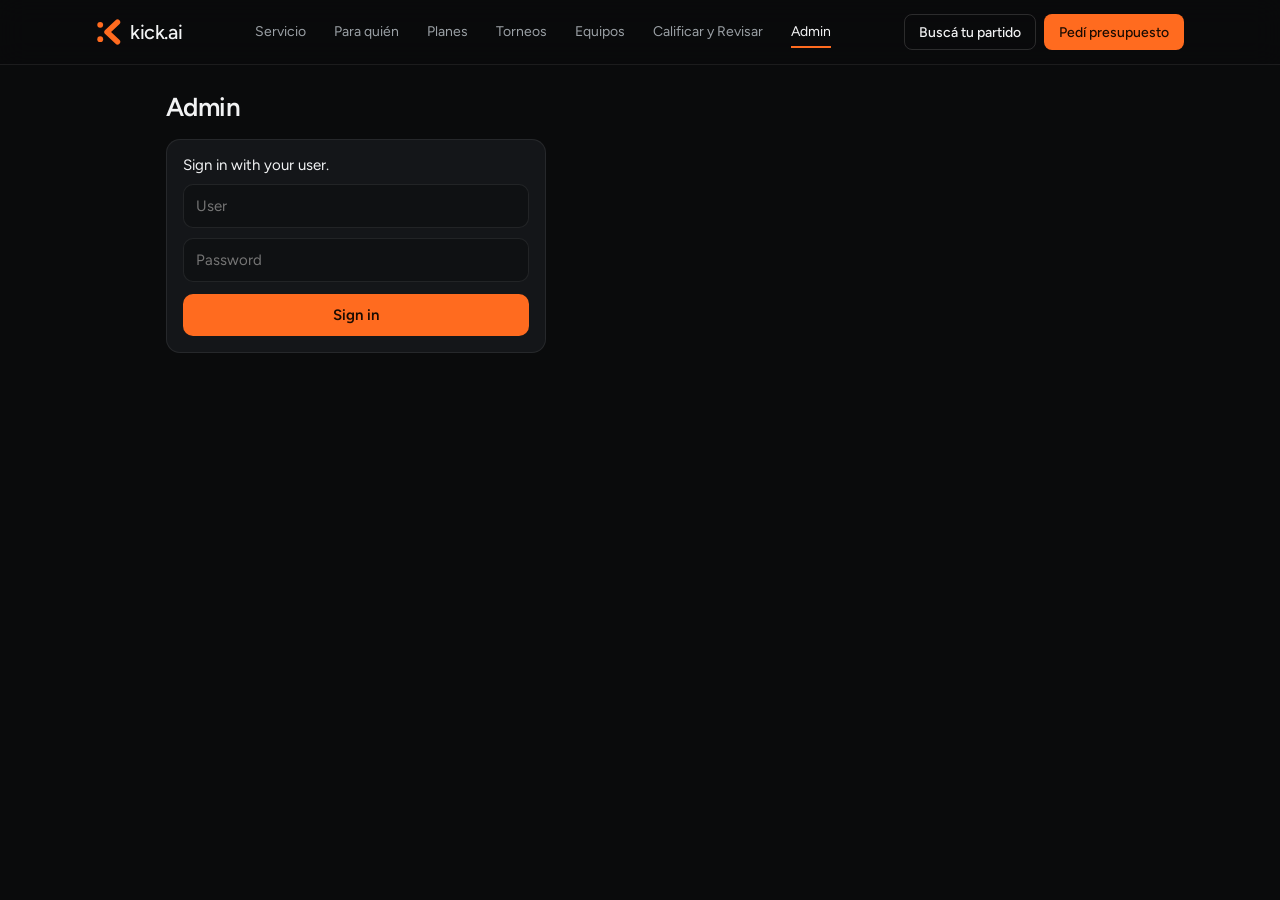
<file: admin/index.html>
<!doctype html>
<html lang="en"><head><meta charset="utf-8">
<link rel="icon" type="image/svg+xml" href="data:image/svg+xml,%3Csvg xmlns='http://www.w3.org/2000/svg' viewBox='0 0 40 40' aria-hidden='true'%3E%3Ccircle cx='6.5' cy='9' r='4.5' fill='%23FF6B1F'/%3E%3Ccircle cx='6.5' cy='31' r='4.5' fill='%23FF6B1F'/%3E%3Cpath d='M33 5 17 20l16 15' fill='none' stroke='%23FF6B1F' stroke-width='8.5' stroke-linecap='round' stroke-linejoin='round'/%3E%3C/svg%3E"><meta name="viewport" content="width=device-width,initial-scale=1">
<title>Admin · kick.ai</title><meta name="robots" content="noindex,nofollow">
<link rel="preconnect" href="https://fonts.googleapis.com"><link href="https://fonts.googleapis.com/css2?family=Figtree:wght@400;500;600&display=swap" rel="stylesheet">
<style>
:root{--bg:#0A0B0C;--card:#141619;--line:rgba(255,255,255,.08);--tx:#F2F3F4;--mut:#9BA1A6;--acc:#FF6B1F;--ok:#3FB97F;--run:#F2B53A;--bad:#E8605A;--q:#5B9BF0}
*{box-sizing:border-box}body{margin:0;background:var(--bg);color:var(--tx);font-family:Figtree,system-ui,sans-serif;font-size:15px}
main{max-width:980px;margin:0 auto;padding:20px 16px 60px}h1{font-size:26px;font-weight:600;margin:6px 0 16px;letter-spacing:-.02em}
.card{background:var(--card);border:1px solid var(--line);border-radius:14px;padding:16px;margin-bottom:14px}
input{width:100%;padding:12px;border-radius:10px;border:1px solid var(--line);background:#0F1113;color:var(--tx);font:inherit;margin-top:10px}
.btn{display:inline-flex;align-items:center;justify-content:center;height:42px;padding:0 18px;border-radius:10px;border:0;font:inherit;font-weight:600;cursor:pointer;text-decoration:none}
.btn.p{background:var(--acc);color:#1A0B02}.btn.g{background:transparent;border:1px solid rgba(255,255,255,.14);color:var(--tx)}
.mut{color:var(--mut);font-size:13px}.row{display:flex;gap:10px;flex-wrap:wrap;align-items:center}
.dot{width:10px;height:10px;border-radius:50%;display:inline-block;margin-right:8px}.on{background:var(--ok)}.off{background:#555}
.badge{font-size:12px;padding:3px 9px;border-radius:12px;white-space:nowrap;background:#2A2D31;align-self:center;line-height:1.4}
.b-queued{background:var(--q)}.b-analysing{background:var(--run);color:#111}.b-done{background:var(--ok);color:#06120C}.b-failed{background:var(--bad)}
.m{display:flex;gap:10px;padding:10px 0;border-top:1px solid var(--line)}.m:first-child{border:0}.m .t{flex:1;min-width:0}
.grp{margin:18px 0 6px;font-weight:600}a{color:#FFB27F}select{background:#0F1113;color:var(--tx);border:1px solid var(--line);border-radius:10px;padding:10px;font:inherit}
.bad{color:var(--bad)}.hide{display:none}
.scroll{overflow-x:auto;-webkit-overflow-scrolling:touch}table.board{border-collapse:separate;border-spacing:0;width:100%;min-width:820px}
.board th{font-size:11px;font-weight:600;color:var(--mut);text-transform:uppercase;letter-spacing:.05em;padding:6px 4px;text-align:center;white-space:nowrap}
.board th.you{color:#B48CFF}.board th:first-child,.board td:first-child{text-align:left;position:sticky;left:0;background:var(--card);z-index:1;min-width:180px;max-width:230px}
.board td{padding:8px 4px;border-top:1px solid var(--line);text-align:center;vertical-align:middle}
.cell{display:inline-flex;flex-direction:column;align-items:center;min-width:52px;font-size:12px;color:var(--mut)}.cell i{font-style:normal;font-size:16px;line-height:20px}
.c-done i{color:var(--ok)}.c-running i{color:var(--run)}.c-failed i{color:var(--bad)}.c-you i,.c-you{color:#B48CFF}.c-waiting i,.c-soon i{color:#555}.youc{border-color:rgba(180,140,255,.45)}
.b-your{background:#B48CFF;color:#160B2B}.b-finishing{background:var(--run);color:#111}
</style></head><body>
<!-- KN-NAV (code/site_nav.py) -->
<style>
.kn{position:sticky;top:0;z-index:60;background:rgba(10,11,12,.72);backdrop-filter:blur(14px);-webkit-backdrop-filter:blur(14px);border-bottom:1px solid rgba(255,255,255,.08);font-family:Figtree,system-ui,sans-serif}
body{margin:0}
.kn *{box-sizing:border-box}
.kn a{text-decoration:none;margin:0;text-shadow:none}
.kn nav{margin:0}
.kn-in{max-width:1120px;margin:0 auto;padding:0 max(16px,env(safe-area-inset-left,0px));display:flex;align-items:center;justify-content:space-between;gap:16px;height:64px}
.kn-logo{display:flex;align-items:center;gap:8px;font-weight:500;font-size:20px;letter-spacing:-.02em;color:#F2F3F4}
.kn-logo svg{width:26px;height:26px}
.kn-btn{font-family:inherit;text-shadow:none}
.kn-links{display:flex;gap:28px;font-size:14px}
.kn-links a{color:#9BA1A6;white-space:nowrap;padding:6px 0;border-bottom:2px solid transparent;font-size:14px;font-weight:400}
.kn-links a:hover{color:#F2F3F4}
.kn-links a[aria-current=page]{color:#F2F3F4;border-bottom-color:#FF6B1F}
.kn-cta{display:flex;gap:8px;align-items:center}
.kn-btn{display:inline-flex;align-items:center;justify-content:center;height:36px;padding:0 14px;font-size:14px;font-weight:500;border-radius:8px;white-space:nowrap;border:1px solid transparent}
.kn-btn.p{background:#FF6B1F;color:#1A0B02}
.kn-btn.g{border-color:rgba(255,255,255,.14);color:#F2F3F4}
.kn-burger{display:none;width:40px;height:36px;border-radius:8px;border:1px solid rgba(255,255,255,.14);background:transparent;padding:0;cursor:pointer;flex-direction:column;align-items:center;justify-content:center;gap:4px}
.kn-burger span{display:block;width:16px;height:1.6px;background:#F2F3F4;border-radius:2px;transition:transform .25s,opacity .25s}
.kn-burger[aria-expanded=true] span:nth-child(1){transform:translateY(5.6px) rotate(45deg)}
.kn-burger[aria-expanded=true] span:nth-child(2){opacity:0}
.kn-burger[aria-expanded=true] span:nth-child(3){transform:translateY(-5.6px) rotate(-45deg)}
.kn-drawer{display:flex;flex-direction:column;padding:8px 24px 20px;border-top:1px solid rgba(255,255,255,.08);background:rgba(10,11,12,.97)}
.kn-drawer[hidden]{display:none}
.kn-drawer a:not(.kn-btn){padding:14px 0;font-size:17px;color:#F2F3F4;border-bottom:1px solid rgba(255,255,255,.08)}
.kn-drawer a[aria-current=page]{color:#FF6B1F}
.kn-drawer .kn-btn{margin-top:16px;height:44px;font-size:15px}
@media (max-width:920px){.kn-links{display:none}.kn-burger{display:inline-flex}}
@media (min-width:921px){.kn-drawer{display:none!important}}
@media (max-width:420px){.kn-cta .kn-btn.p{display:none}}
</style>
<header class="kn">
  <div class="kn-in">
    <a class="kn-logo" href="../" aria-label="kick.ai inicio"><svg width="26" height="26" viewBox="0 0 40 40" aria-hidden="true"><circle cx="6.5" cy="9" r="4.5" fill="#FF6B1F"/><circle cx="6.5" cy="31" r="4.5" fill="#FF6B1F"/><path d="M33 5 17 20l16 15" fill="none" stroke="#FF6B1F" stroke-width="8.5" stroke-linecap="round" stroke-linejoin="round"/></svg>kick.ai</a>
    <nav class="kn-links" aria-label="Principal"><a href="../#servicio">Servicio</a><a href="../#para-quien">Para quién</a><a href="../#planes">Planes</a><a href="../torneos.html#/torneos">Torneos</a><a href="../equipos/">Equipos</a><a href="https://claude.ai/artifact/RG7pwsMTZe8Zc5FAbdBi7a" target="_blank" rel="noopener">Calificar y Revisar</a><a href="./" aria-current="page">Admin</a></nav>
    <div class="kn-cta">
      <a href="../torneos.html#/torneos" class="kn-btn g">Buscá tu partido</a>
      <a href="../#contacto" class="kn-btn p">Pedí presupuesto</a>
      <button class="kn-burger" type="button" aria-label="Abrir menú" aria-expanded="false" aria-controls="kn-drawer"><span></span><span></span><span></span></button>
    </div>
  </div>
  <nav class="kn-drawer" id="kn-drawer" aria-label="Menú" hidden><a href="../#servicio">Servicio</a><a href="../#para-quien">Para quién</a><a href="../#planes">Planes</a><a href="../torneos.html#/torneos">Torneos</a><a href="../equipos/">Equipos</a><a href="https://claude.ai/artifact/RG7pwsMTZe8Zc5FAbdBi7a" target="_blank" rel="noopener">Calificar y Revisar</a><a href="./" aria-current="page">Admin</a><a href="../#contacto" class="kn-btn p">Pedí presupuesto</a></nav>
</header>
<script>(function(){var b=document.querySelector('.kn-burger'),d=document.getElementById('kn-drawer');if(!b||!d)return;
var set=function(o){d.hidden=!o;b.setAttribute('aria-expanded',o);b.setAttribute('aria-label',o?'Cerrar menú':'Abrir menú')};
b.addEventListener('click',function(e){e.stopPropagation();set(d.hidden)});
d.querySelectorAll('a').forEach(function(a){a.addEventListener('click',function(){set(false)})});
document.addEventListener('click',function(e){if(!d.hidden&&!d.contains(e.target))set(false)});
document.addEventListener('keydown',function(e){if(e.key==='Escape'&&!d.hidden){set(false);b.focus()}});
addEventListener('hashchange',function(){set(false)});addEventListener('resize',function(){if(innerWidth>920)set(false)});})();</script>
<!-- /KN-NAV -->
<main>
<h1>Admin</h1>
<div id=login class=card style="max-width:380px">
  <div>Sign in with your user.</div><div id=msg class=bad></div>
  <form onsubmit="go(event)"><input id=u placeholder="User" autocomplete=username autocapitalize=off>
  <input id=p type=password placeholder="Password" autocomplete=current-password>
  <button class="btn p" style="margin-top:12px;width:100%">Sign in</button></form>
</div>
<div id=app class=hide></div>
</main>
<script>
const enc=new TextEncoder(),hex=b=>[...new Uint8Array(b)].map(x=>x.toString(16).padStart(2,"0")).join(""),unhex=h=>new Uint8Array(h.match(/../g).map(x=>parseInt(x,16)));
const esc=s=>(s??"").toString().replace(/[&<>"]/g,c=>({"&":"&amp;","<":"&lt;",">":"&gt;",'"':"&quot;"}[c]));
async function derive(u,p){const k=await crypto.subtle.importKey("raw",enc.encode(p),"PBKDF2",false,["deriveBits"]);
 return new Uint8Array(await crypto.subtle.deriveBits({name:"PBKDF2",salt:enc.encode("kickai-admin:"+u),iterations:200000,hash:"SHA-256"},k,256))}
async function hmac(key,msg){const k=await crypto.subtle.importKey("raw",key,{name:"HMAC",hash:"SHA-256"},false,["sign"]);return new Uint8Array(await crypto.subtle.sign("HMAC",k,enc.encode(msg)))}
async function sha(s){return hex(await crypto.subtle.digest("SHA-256",enc.encode(s)))}
let U=null,K=null,D=null,tf="";
async function load(){const f=(await sha("kickai-file:"+U)).slice(0,16);
 const r=await fetch(`data/${f}.enc?t=${Date.now()}`,{cache:"no-store"});if(!r.ok)throw new Error("nouser");
 const b=Uint8Array.from(atob((await r.text()).trim()),c=>c.charCodeAt(0));
 const key=await crypto.subtle.importKey("raw",await hmac(K,"enc"),"AES-GCM",false,["decrypt"]);
 D=JSON.parse(new TextDecoder().decode(await crypto.subtle.decrypt({name:"AES-GCM",iv:b.slice(0,12)},key,b.slice(12))))}
async function go(e){e&&e.preventDefault();$m("");try{U=$("#u").value.trim();K=await derive(U,$("#p").value);await load();
 sessionStorage.setItem("kadm",JSON.stringify([U,hex(K)]));show()}catch(x){$m("Wrong user or password.")}}
const $=s=>document.querySelector(s),$m=t=>$("#msg").textContent=t;
let live=null;
async function checkPod(){live=false;if(!D.pod.url)return;try{const c=new AbortController();setTimeout(()=>c.abort(),5000);
 const r=await fetch(D.pod.url+"/health",{signal:c.signal,cache:"no-store"});live=r.ok}catch(e){live=false}}
async function openPanel(){const ts=Math.floor(Date.now()/1000);const sig=hex(await hmac(await hmac(K,"sso"),`${U}|${ts}`));
 location.href=`${D.pod.url}/sso?u=${encodeURIComponent(U)}&ts=${ts}&sig=${sig}`}
const COLS=[["Download","Download"],["Players","Players"],["Camera","Camera"],["Tracking","Tracking"],["Ball search","Ball"],["Pitch map","Pitch"],["Pitch OK?","Pitch OK?"],["Analysis","Analysis"],["Goals OK?","Goals OK?"],["Upload results","Drive"],["Website","Website"]];
const JS={running:"analysing",waiting:"starting",resume:"waiting for the GPU",review_pitch:"waiting for you: Pitch OK?",review_goals:"waiting for you: Goals OK?",finishing:"finishing",failed:"stopped"};
function cell(st){const ic={done:"✓",running:"●",failed:"✕",you:"?",soon:"—",waiting:"·"}[st]||"·";
 return `<span class="cell c-${st}"><i>${ic}</i>${st=="running"?"running":st=="failed"?"failed":st=="you"?"you":st=="soon"?"soon":""}</span>`}
function board(){const B=D.board||[],title=s=>(D.matches.find(m=>m.slug==s)||{title:s}).title,inb=new Set(B.map(b=>b.slug)),bl=D.queue.filter(s=>!inb.has(s)),you=B.filter(b=>b.state.startsWith("review_"));
 return `${you.length?`<div class="card youc"><b>Waiting for you (${you.length})</b>${you.map(b=>`<div class=m><div class=t>${esc(title(b.slug))}<div class=mut>${b.state=="review_pitch"?"Pitch OK? · lines + our two goals":"Goals OK? · kick-offs, goals, corners"}${live?"":" · start the pod to check"}</div></div></div>`).join("")}</div>`:""}
 <div class=grp>In progress <span class=mut>${B.length?"("+B.length+")":""}</span></div>
 <div class=card>${B.length?`<div class=scroll><table class=board><tr><th>Match</th>${COLS.map(c=>`<th class="${c[0].endsWith("?")?"you":""}">${c[1]}</th>`).join("")}</tr>
 ${B.map(b=>`<tr><td><div style="font-weight:500">${esc(title(b.slug))}</div><div class=mut>${esc(JS[b.state]||b.state)}</div>${b.error?`<div class="mut bad">${esc(b.error)}</div>`:""}</td>${COLS.map(c=>`<td>${cell(b.steps[c[0]]||"waiting")}</td>`).join("")}</tr>`).join("")}</table></div>`:`<div class=mut>Nothing in progress.</div>`}</div>
 <div class=grp>Backlog <span class=mut>${bl.length?"("+bl.length+" waiting to run)":""}</span></div>
 <div class=card>${bl.length?bl.map((s,i)=>`<div class=m><div class=t>${i+1}. ${esc(title(s))}</div></div>`).join(""):`<div class=mut>Empty.</div>`}</div>`}
const ST={new:"new",queued:"queued",analysing:"analysing",done:"done",failed:"failed",running:"analysing",waiting:"queued"};
const ago=t=>{const s=Date.now()/1000-t;return s<120?"just now":s<7200?`${Math.round(s/60)} min ago`:s<172800?`${Math.round(s/3600)} h ago`:`${Math.round(s/86400)} days ago`};
async function show(){$("#login").classList.add("hide");$("#app").classList.remove("hide");await checkPod();draw()}
function draw(){const ms=D.matches.filter(m=>!tf||m.tournament==tf),ts=[...new Set(D.matches.map(m=>m.tournament))].sort(),g={};
 ms.forEach(m=>(g[m.tournament]=g[m.tournament]||[]).push(m));const title=s=>(D.matches.find(m=>m.slug==s)||{title:s}).title;
 $("#app").innerHTML=`<div class=card><div class=row><span class="dot ${live?"on":"off"}"></span><b style="flex:1">${live?"Pod is on":"Pod is off"}</b>
 ${live?`<button class="btn p" onclick="openPanel()">Open control panel</button>`:""}<button class="btn g" onclick="localStorage.clear();sessionStorage.clear();location.reload()">Sign out</button></div>
 <div class=mut style="margin-top:8px">${live?"From the panel you can choose matches, queue them and follow the analysis.":"Read only: showing the last saved information."} Updated ${ago(D.updated)}${D.pod.gpu?" · "+esc(D.pod.gpu):""}.</div></div>
 ${board()}
 <div class=row><b style="flex:1">Matches (${D.matches.length})</b><select onchange="tf=this.value;draw()"><option value="">All tournaments</option>${ts.map(t=>`<option ${t==tf?"selected":""}>${esc(t)}</option>`).join("")}</select></div>
 ${Object.keys(g).map(k=>`<div class=grp>${esc(k)} <span class=mut>(${g[k].length})</span></div><div class=card>${g[k].map(m=>`<div class=m><div class=t>${esc(m.title)}
 <div class=mut>${esc(m.date)} · ${m.min} min · ${m.goals} goals · ${m.shots} shots · <a href="${m.veo}" target=_blank rel=noopener>Veo</a>${m.results?` · <a href="${m.results}" target=_blank rel=noopener>Results</a>`:""}</div></div>
 <span class="badge b-${m.status.split(" ")[0]}">${ST[m.status]||m.status}</span></div>`).join("")}</div>`).join("")||`<div class="card mut">No matches yet.</div>`}`}
(async()=>{const s=sessionStorage.getItem("kadm");if(s){try{[U,K]=JSON.parse(s);K=unhex(K);await load();show()}catch(e){sessionStorage.clear()}}})();
</script></body></html>
</file>
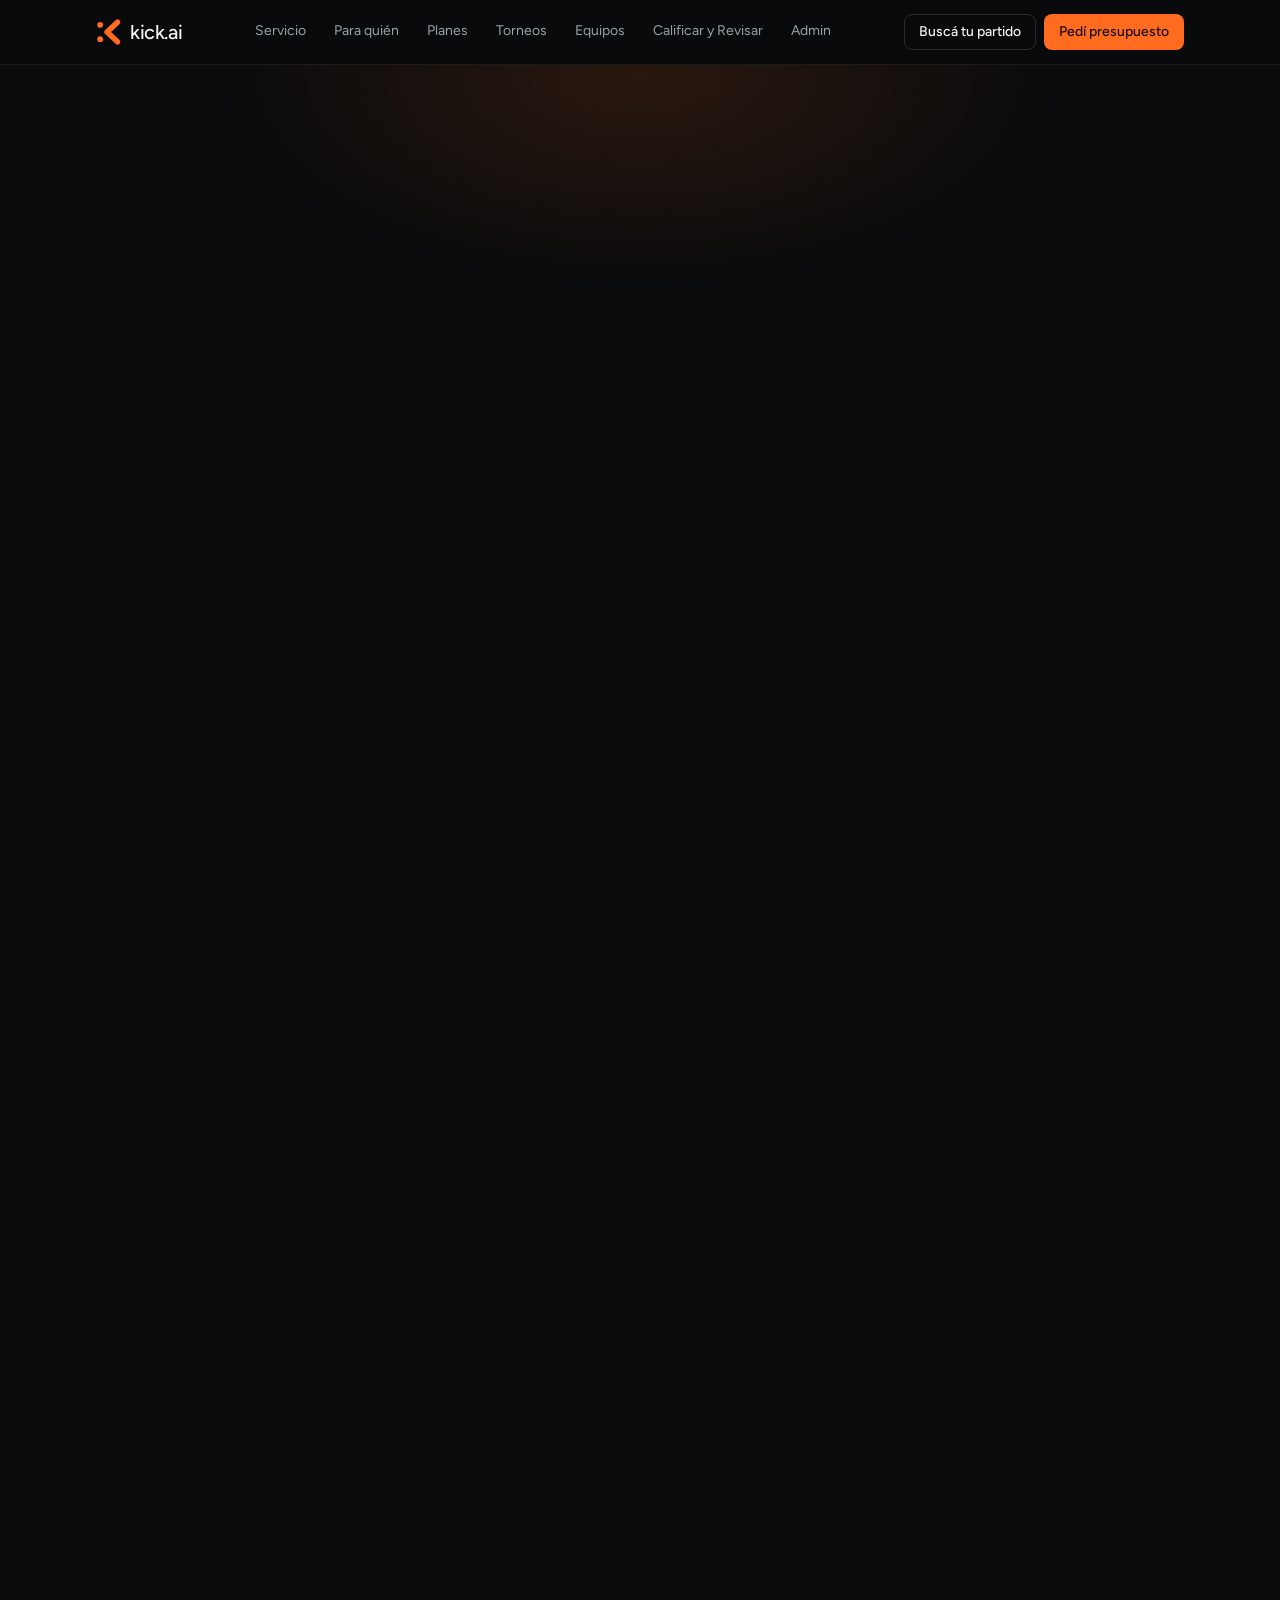
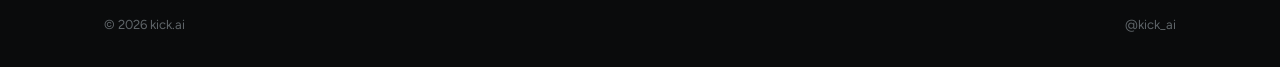
<file: torneos.html>
<!doctype html>
<html lang="es-AR">
<head>
<meta charset="utf-8">
<meta name="viewport" content="width=device-width, initial-scale=1, viewport-fit=cover">
<title>kick.ai – Video completo para torneos de fútbol amateur</title>
<meta name="description" content="kick.ai graba todos los partidos de tu torneo amateur con cámaras VEO. Video completo de cada partido, cortes automáticos de goles y jugadas clave, y todos los videos por fecha.">
<meta name="theme-color" content="#0b0c0d">
<meta property="og:type" content="website">
<meta property="og:locale" content="es_AR">
<meta property="og:title" content="kick.ai – Llevá tu torneo al siguiente nivel">
<meta property="og:description" content="Grabamos todos los partidos de tu torneo, completos y en video profesional.">
<link rel="icon" href="data:image/svg+xml,%3Csvg xmlns='http://www.w3.org/2000/svg' viewBox='0 0 40 40'%3E%3Crect width='40' height='40' rx='8' fill='%230b0c0d'/%3E%3Ccircle cx='6.5' cy='9' r='4.5' fill='%23ff6b1f'/%3E%3Ccircle cx='6.5' cy='31' r='4.5' fill='%23ff6b1f'/%3E%3Cpath d='M33 5 17 20l16 15' fill='none' stroke='%23ff6b1f' stroke-width='8.5' stroke-linecap='round' stroke-linejoin='round'/%3E%3C/svg%3E">
<link rel="preconnect" href="https://fonts.googleapis.com">
<link href="https://fonts.googleapis.com/css2?family=Figtree:wght@300;400;500;700&display=swap" rel="stylesheet">
<style>
:root{--bg:#0b0c0d;--panel:#131517;--line:#26292c;--ink:#f4f4f2;--mute:#9aa0a4;--accent:#ff6b1f;--accent-ink:#1a0b02;
box-sizing:border-box;padding-top:env(safe-area-inset-top,0px);padding-bottom:env(safe-area-inset-bottom,0px)}
html{scroll-padding-top:env(safe-area-inset-top,0px)}
*,*:before,*:after{box-sizing:border-box}
body{margin:0;background:var(--bg);color:var(--ink);font:300 18px/1.6 Figtree,system-ui,sans-serif}
h1,h2,h3{margin:0;font-weight:400;line-height:1.05;letter-spacing:-.02em}
b,strong{font-weight:700}a{color:inherit}
:focus-visible{outline:3px solid var(--accent);outline-offset:2px}
.wrap{max-width:1060px;margin:0 auto;padding:0 22px}
.acc{color:var(--accent)}
header.top{position:relative;z-index:5;background:linear-gradient(180deg,rgba(11,12,13,.82),rgba(11,12,13,0))}
nav a{text-shadow:0 1px 8px rgba(0,0,0,.6)}
.burger{display:flex;background:none;border:0;padding:10px;margin:0 6px 0 -10px;cursor:pointer;flex-direction:column;gap:5px;justify-content:center}
.burger span{display:block;width:26px;height:2.5px;border-radius:2px;background:#f4f4f2;transition:transform .2s,opacity .2s}
header.top.open .burger span:nth-child(1){transform:translateY(7.5px) rotate(45deg)}
header.top.open .burger span:nth-child(2){opacity:0}
header.top.open .burger span:nth-child(3){transform:translateY(-7.5px) rotate(-45deg)}
@media(max-width:700px){header.top{background:rgba(11,12,13,.8);-webkit-backdrop-filter:blur(10px);backdrop-filter:blur(10px)}}
.drawer{display:none;position:absolute;top:100%;left:0;right:0;background:#0b0c0d;border-bottom:1px solid #26292c;box-shadow:0 18px 30px rgba(0,0,0,.5);flex-direction:column}
header.top.open .drawer{display:flex}
.drawer a{display:block;text-decoration:none;font-weight:500;margin:0;padding:18px 24px 18px max(24px,calc(50vw - 508px));font-size:20px;border-left:4px solid transparent}
.drawer a.on,.drawer a:hover{border-left-color:var(--accent);background:#14161a}
header.top>.wrap{justify-content:flex-start!important}
header.top>.wrap>nav{margin-left:auto}
.burger{display:flex}
@media(max-width:700px){header.top>.wrap>nav{display:none}}
header.top .wrap{display:flex;align-items:center;justify-content:space-between;height:72px}
.logo{display:flex;align-items:center;gap:10px;text-decoration:none;font-size:28px;font-weight:400;letter-spacing:-.02em}
.logo svg{width:30px;height:30px}
nav a{margin-left:24px;text-decoration:none;font-weight:500;font-size:16px;padding:6px 0;border-bottom:2px solid transparent}
nav a.on,nav a:hover{border-color:var(--accent)}
.hero{position:relative;overflow:hidden;margin-top:-72px;padding-top:72px;background:radial-gradient(900px 420px at 60% -10%,rgba(255,107,31,.28),transparent 70%),var(--bg)}
.hero>svg{position:absolute;inset:0;width:100%;height:100%;-webkit-mask-image:linear-gradient(90deg,#000 25%,transparent 50%);mask-image:linear-gradient(90deg,#000 25%,transparent 50%)}
.hero-img{position:absolute;top:0;right:0;width:72%;height:100%;object-fit:cover;object-position:50% 40%;filter:brightness(.78) saturate(.8);-webkit-mask-image:linear-gradient(90deg,transparent 0,#000 62%);mask-image:linear-gradient(90deg,transparent 0,#000 62%)}
.hero:after{content:"";position:absolute;inset:0;pointer-events:none;background:linear-gradient(0deg,var(--bg) 0,transparent 28%),linear-gradient(120deg,rgba(255,107,31,.16),transparent 55%)}
.hero .wrap{z-index:1}
.band{position:relative;min-height:440px;overflow:hidden;display:flex;align-items:flex-end;border-top:1px solid var(--line)}
.band img{position:absolute;inset:0;width:100%;height:100%;object-fit:cover;object-position:50% 62%;filter:brightness(.72) saturate(.9)}
.band:before{content:"";position:absolute;inset:0;z-index:1;background:linear-gradient(0deg,var(--bg) 0,transparent 38%),linear-gradient(180deg,var(--bg) 0,transparent 24%),linear-gradient(90deg,rgba(255,107,31,.2),transparent 60%)}
.band .wrap{position:relative;z-index:2;padding-top:220px;padding-bottom:48px}
.band h2{font-size:clamp(34px,5.5vw,56px);max-width:12em;margin-bottom:12px}
.contact{position:relative;overflow:hidden}
.contact .wrap{position:relative;z-index:1}
.contact-img{position:absolute;top:0;right:0;width:64%;height:100%;object-fit:cover;object-position:60% 50%;filter:brightness(.55) saturate(.75);-webkit-mask-image:linear-gradient(90deg,transparent 0,#000 60%);mask-image:linear-gradient(90deg,transparent 0,#000 60%)}
@media(max-width:700px){.contact-img{width:100%;opacity:.3;-webkit-mask-image:none;mask-image:none}}
.adminbar{background:var(--accent);color:var(--accent-ink);display:flex;flex-wrap:wrap;gap:6px 18px;justify-content:center;align-items:center;padding:8px 16px;font-size:14px;font-weight:500;position:relative;z-index:3}
.adminbar .x{color:var(--accent-ink);font-weight:700;padding:0}
.bento{display:grid;grid-template-columns:repeat(3,1fr);gap:12px}
.tile{position:relative;height:84px;outline:0}
.tc{position:absolute;top:0;left:0;right:0;min-height:100%;background:var(--panel);border:1px solid var(--line);border-radius:12px;padding:12px 16px;display:grid;grid-template-columns:auto 1fr;column-gap:14px;align-items:center;align-content:center;cursor:pointer;transform-origin:50% 0;transition:border-color .2s,box-shadow .25s,transform .25s}
.tile:hover,.tile:focus-within,.tile.open{z-index:5}
.tile:hover .tc,.tile:focus-within .tc,.tile.open .tc{border-color:var(--accent);box-shadow:0 18px 40px rgba(0,0,0,.6);transform:scale(1.07)}
.tile:focus-visible .tc{outline:3px solid var(--accent);outline-offset:2px}
.tc .vis svg{display:block;height:42px;width:auto}
.tc b{font-size:16px;font-weight:500;line-height:1.2}
.more{grid-column:1/-1;display:grid;grid-template-rows:0fr;transition:grid-template-rows .25s ease}
.more>div{overflow:hidden;min-height:0}
.more p{margin:10px 0 2px;color:var(--mute);font-size:15px;line-height:1.45}
.tile:hover .more,.tile:focus-within .more,.tile.open .more{grid-template-rows:1fr}
.live.sm{display:flex;align-items:center;gap:10px;height:42px}
.live.sm b{font-size:24px;font-weight:300;line-height:1}
.pill{display:inline-flex;align-items:center;gap:6px;background:var(--accent);color:var(--accent-ink);font-weight:700;font-size:12px;padding:3px 10px;border-radius:999px}
.pill i{width:7px;height:7px;border-radius:50%;background:var(--accent-ink)}
@media(max-width:700px){.bento{grid-template-columns:repeat(2,1fr)}.tile{height:96px}}
@media(max-width:460px){.bento{grid-template-columns:1fr}.tile{height:84px}}
@media(prefers-reduced-motion:no-preference){.rec,.pill i{animation:blink 1.4s ease-in-out infinite}@keyframes blink{50%{opacity:.25}}}
.chips{display:flex;flex-wrap:wrap;gap:10px;margin:22px 0 28px}
.chip{border:1.5px solid var(--accent);border-radius:999px;padding:6px 16px;font-size:16px;font-weight:500}
.plans{display:grid;grid-template-columns:repeat(auto-fit,minmax(220px,1fr));gap:22px}
.plan{border-top:2px solid var(--accent);padding-top:14px}
.plan b{font-size:19px;font-weight:500;display:block;margin-bottom:4px}
.plan p{margin:0;color:var(--mute);font-size:16px}
.sports{display:flex;flex-wrap:wrap;gap:12px;margin:18px 0 4px}
.sp{display:flex;align-items:center;gap:10px;background:var(--panel);border-radius:999px;padding:8px 22px 8px 10px;font-weight:500;font-size:18px}
.sp svg{width:40px;height:40px;color:var(--accent);fill:none;stroke:currentColor;stroke-width:2.4;stroke-linecap:round;stroke-linejoin:round;flex:none}
.mos{display:flex;flex-wrap:wrap;gap:8px;margin:18px 0 4px}
.mo{font:inherit;font-size:16px;font-weight:500;text-transform:capitalize;background:var(--panel);color:var(--ink);border:1.5px solid #33373a;border-radius:999px;padding:8px 18px;cursor:pointer}
.mo:hover{border-color:var(--accent)}
.mo.on{background:var(--accent);border-color:var(--accent);color:var(--accent-ink)}
.wks{margin:6px 0 2px}
.wks .mo{font-size:14px;padding:6px 14px;border-radius:6px}
.fh{font-size:20px;font-weight:500;color:var(--accent);margin:20px 0 8px}
@media(max-width:700px){.hero-img{width:100%;opacity:.38;-webkit-mask-image:none;mask-image:none}.hero>svg{display:none}}
.hero .wrap{position:relative;padding-top:96px;padding-bottom:110px}
.hero h1{font-size:clamp(46px,9vw,100px);max-width:10em}
.hero p{max-width:30em;font-size:21px;margin:24px 0 32px;color:#d3d6d8}
.btn{display:inline-block;background:var(--accent);color:var(--accent-ink);font:500 17px Figtree,sans-serif;padding:13px 24px;border:0;border-radius:6px;text-decoration:none;cursor:pointer}
.btn.alt{background:transparent;color:var(--ink);border:1.5px solid #5b6064;margin-left:10px}
.btn.sm{padding:8px 15px;font-size:15px}
section.blk{padding:68px 0;border-top:1px solid var(--line)}
section.blk h2{font-size:clamp(34px,5.5vw,56px);margin-bottom:20px}
.lead{max-width:38em;color:#cfd2d4}
.formats{display:flex;flex-wrap:wrap;gap:12px;margin:26px 0 10px}
.fmt{border:1.5px solid var(--accent);color:var(--accent);padding:12px 22px;border-radius:6px;font-size:38px;font-weight:400;min-width:100px;text-align:center}
.fmt small{display:block;font-size:13px;font-weight:300;color:var(--mute)}
.list{display:grid;gap:8px;margin-top:26px}
.item{background:var(--panel);border-left:3px solid var(--accent);padding:16px 20px}
.item b{display:block;font-weight:500;font-size:19px}
.item span{color:var(--mute);font-size:16px}
.aud{display:grid;grid-template-columns:repeat(auto-fit,minmax(220px,1fr));gap:12px;margin-top:26px}
.aud div{background:var(--panel);border-radius:10px;padding:90px 20px 20px;font-weight:500;font-size:21px;line-height:1.2}
.aud div:after{content:"";display:block;width:56px;height:3px;background:var(--accent);margin-top:14px}
.gal{display:grid;grid-template-columns:repeat(auto-fit,minmax(300px,1fr));gap:12px;margin-top:36px}
.gal img{width:100%;height:100%;object-fit:cover;border-radius:10px;display:block;aspect-ratio:16/9;background:var(--panel)}
.gal img:first-child{grid-column:1/-1;aspect-ratio:2/1}
.contact{text-align:left;background:radial-gradient(700px 300px at 20% 0,rgba(255,107,31,.18),transparent 70%)}
.contact h2{font-size:clamp(44px,8vw,88px)}
.contact a.ig{display:inline-flex;align-items:center;gap:12px;margin-top:26px;font-size:clamp(20px,4vw,26px);text-decoration:none}
.contact a.ig svg{width:34px;height:34px;color:var(--accent);fill:none;stroke:currentColor;stroke-width:2;flex:none}
.contact a.mail{display:inline-block;font-size:clamp(20px,4vw,30px);margin-top:18px;border-bottom:2px solid var(--accent);text-decoration:none}
footer{padding:26px 0 44px;color:var(--mute);font-size:14px}
.page{padding:48px 0 80px}
.page h1{font-size:clamp(40px,7vw,68px);margin-bottom:10px}
.sub{color:var(--mute);margin:0 0 26px}
.tgrid{display:grid;grid-template-columns:repeat(auto-fill,minmax(280px,1fr));gap:14px}
.tcard{display:block;text-decoration:none;background:var(--panel);border-left:3px solid var(--accent);border-radius:4px;padding:20px 22px}
.tcard:hover{background:#1a1d20}
.tcard h3{font-size:28px;font-weight:500;margin-bottom:4px}
.tcard span{color:var(--mute);font-size:15px;display:block}
.date{display:flex;align-items:baseline;gap:14px;flex-wrap:wrap;margin:36px 0 12px;border-bottom:1px solid var(--line);padding-bottom:8px}
.date h2{font-size:30px;font-weight:500;text-transform:capitalize}.date span{color:var(--mute);font-size:15px}
.match{display:grid;grid-template-columns:64px 1fr auto;gap:14px;align-items:center;background:var(--panel);border-radius:6px;padding:14px 18px;margin-bottom:8px}
.match .t{font-size:24px;font-weight:500;color:var(--accent)}
.match.th{grid-template-columns:168px 64px 1fr auto}
.thumb{display:block;border-radius:6px;overflow:hidden;aspect-ratio:16/9;background:#0f1113}
.thumb img{display:block;width:100%;height:100%;object-fit:cover;transition:transform .25s}
.thumb:hover img{transform:scale(1.05)}
@media(max-width:560px){.match.th{grid-template-columns:56px 1fr}.match.th .thumb{grid-column:1/-1}}
.match .tm{font-weight:500;font-size:19px}.match .meta{color:var(--mute);font-size:14px}
.tag{display:inline-block;font-size:12px;font-weight:500;border:1px solid #3a3e42;border-radius:3px;padding:0 7px;margin-right:5px}
.soon{color:var(--mute);font-size:14px}
input,select{font:inherit;font-size:16px;padding:10px 12px;border:1px solid #33373a;border-radius:6px;background:#0f1113;color:var(--ink);min-width:0}
.bar{display:flex;margin-bottom:6px}.bar input{flex:1}
.admin{background:var(--panel);border:1.5px dashed var(--accent);border-radius:8px;padding:18px;margin:0 0 28px}
.admin h3{font-size:24px;font-weight:500;margin-bottom:12px}
.admin form{display:grid;grid-template-columns:repeat(auto-fit,minmax(150px,1fr));gap:10px}
.x{background:none;border:0;color:var(--mute);cursor:pointer;font:inherit;font-size:14px;text-decoration:underline;padding:6px 0}
.empty{padding:30px;border:1px dashed #3a3e42;border-radius:8px;color:var(--mute)}
.back{display:inline-block;margin-bottom:16px;color:var(--mute)}
@media(max-width:560px){.match{grid-template-columns:56px 1fr}.match .go{grid-column:1/-1}nav a{margin-left:14px}.btn.alt{margin:10px 0 0}}
@media(prefers-reduced-motion:reduce){.hero-img{display:none}}
@media(prefers-reduced-motion:no-preference){.hero h1{animation:rise .8s ease-out both}@keyframes rise{from{opacity:0;transform:translateY(14px)}}}
</style>
<link rel="stylesheet" href="equipos/equipos.css">
<style id="kn-gutter">@media(max-width:700px){#app{padding-left:16px;padding-right:16px}}</style>
</head>
<body>
<div id="adminhost"></div>
<!-- KN-NAV (code/site_nav.py) -->
<style>
.kn{position:sticky;top:0;z-index:60;background:rgba(10,11,12,.72);backdrop-filter:blur(14px);-webkit-backdrop-filter:blur(14px);border-bottom:1px solid rgba(255,255,255,.08);font-family:Figtree,system-ui,sans-serif}
body{margin:0}
.kn *{box-sizing:border-box}
.kn a{text-decoration:none;margin:0;text-shadow:none}
.kn nav{margin:0}
.kn-in{max-width:1120px;margin:0 auto;padding:0 max(16px,env(safe-area-inset-left,0px));display:flex;align-items:center;justify-content:space-between;gap:16px;height:64px}
.kn-logo{display:flex;align-items:center;gap:8px;font-weight:500;font-size:20px;letter-spacing:-.02em;color:#F2F3F4}
.kn-logo svg{width:26px;height:26px}
.kn-btn{font-family:inherit;text-shadow:none}
.kn-links{display:flex;gap:28px;font-size:14px}
.kn-links a{color:#9BA1A6;white-space:nowrap;padding:6px 0;border-bottom:2px solid transparent;font-size:14px;font-weight:400}
.kn-links a:hover{color:#F2F3F4}
.kn-links a[aria-current=page]{color:#F2F3F4;border-bottom-color:#FF6B1F}
.kn-cta{display:flex;gap:8px;align-items:center}
.kn-btn{display:inline-flex;align-items:center;justify-content:center;height:36px;padding:0 14px;font-size:14px;font-weight:500;border-radius:8px;white-space:nowrap;border:1px solid transparent}
.kn-btn.p{background:#FF6B1F;color:#1A0B02}
.kn-btn.g{border-color:rgba(255,255,255,.14);color:#F2F3F4}
.kn-burger{display:none;width:40px;height:36px;border-radius:8px;border:1px solid rgba(255,255,255,.14);background:transparent;padding:0;cursor:pointer;flex-direction:column;align-items:center;justify-content:center;gap:4px}
.kn-burger span{display:block;width:16px;height:1.6px;background:#F2F3F4;border-radius:2px;transition:transform .25s,opacity .25s}
.kn-burger[aria-expanded=true] span:nth-child(1){transform:translateY(5.6px) rotate(45deg)}
.kn-burger[aria-expanded=true] span:nth-child(2){opacity:0}
.kn-burger[aria-expanded=true] span:nth-child(3){transform:translateY(-5.6px) rotate(-45deg)}
.kn-drawer{display:flex;flex-direction:column;padding:8px 24px 20px;border-top:1px solid rgba(255,255,255,.08);background:rgba(10,11,12,.97)}
.kn-drawer[hidden]{display:none}
.kn-drawer a:not(.kn-btn){padding:14px 0;font-size:17px;color:#F2F3F4;border-bottom:1px solid rgba(255,255,255,.08)}
.kn-drawer a[aria-current=page]{color:#FF6B1F}
.kn-drawer .kn-btn{margin-top:16px;height:44px;font-size:15px}
@media (max-width:920px){.kn-links{display:none}.kn-burger{display:inline-flex}}
@media (min-width:921px){.kn-drawer{display:none!important}}
@media (max-width:420px){.kn-cta .kn-btn.p{display:none}}
</style>
<header class="kn">
  <div class="kn-in">
    <a class="kn-logo" href="./" aria-label="kick.ai inicio"><svg width="26" height="26" viewBox="0 0 40 40" aria-hidden="true"><circle cx="6.5" cy="9" r="4.5" fill="#FF6B1F"/><circle cx="6.5" cy="31" r="4.5" fill="#FF6B1F"/><path d="M33 5 17 20l16 15" fill="none" stroke="#FF6B1F" stroke-width="8.5" stroke-linecap="round" stroke-linejoin="round"/></svg>kick.ai</a>
    <nav class="kn-links" aria-label="Principal"><a href="./#servicio">Servicio</a><a href="./#para-quien">Para quién</a><a href="./#planes">Planes</a><a href="torneos.html#/torneos" aria-current="page">Torneos</a><a href="equipos/">Equipos</a><a href="https://claude.ai/artifact/RG7pwsMTZe8Zc5FAbdBi7a" target="_blank" rel="noopener">Calificar y Revisar</a><a href="admin/">Admin</a></nav>
    <div class="kn-cta">
      <a href="torneos.html#/torneos" class="kn-btn g">Buscá tu partido</a>
      <a href="./#contacto" class="kn-btn p">Pedí presupuesto</a>
      <button class="kn-burger" type="button" aria-label="Abrir menú" aria-expanded="false" aria-controls="kn-drawer"><span></span><span></span><span></span></button>
    </div>
  </div>
  <nav class="kn-drawer" id="kn-drawer" aria-label="Menú" hidden><a href="./#servicio">Servicio</a><a href="./#para-quien">Para quién</a><a href="./#planes">Planes</a><a href="torneos.html#/torneos" aria-current="page">Torneos</a><a href="equipos/">Equipos</a><a href="https://claude.ai/artifact/RG7pwsMTZe8Zc5FAbdBi7a" target="_blank" rel="noopener">Calificar y Revisar</a><a href="admin/">Admin</a><a href="./#contacto" class="kn-btn p">Pedí presupuesto</a></nav>
</header>
<script>(function(){var b=document.querySelector('.kn-burger'),d=document.getElementById('kn-drawer');if(!b||!d)return;
var set=function(o){d.hidden=!o;b.setAttribute('aria-expanded',o);b.setAttribute('aria-label',o?'Cerrar menú':'Abrir menú')};
b.addEventListener('click',function(e){e.stopPropagation();set(d.hidden)});
d.querySelectorAll('a').forEach(function(a){a.addEventListener('click',function(){set(false)})});
document.addEventListener('click',function(e){if(!d.hidden&&!d.contains(e.target))set(false)});
document.addEventListener('keydown',function(e){if(e.key==='Escape'&&!d.hidden){set(false);b.focus()}});
addEventListener('hashchange',function(){set(false)});addEventListener('resize',function(){if(innerWidth>920)set(false)});})();</script>
<!-- /KN-NAV -->
<!-- torneos: Liga Olvos, JAG, Boston League -->
<main id="app"></main>
<script src="equipos/equipos.js"></script>
<footer><div class="wrap">© kick.ai · Transformá tu torneo.</div></footer>


<script>
const EMAIL="kickai.recording@gmail.com", PHONE="11-3102-8487", PHONE_TEL="+5491131028487";
let S={tournaments:[]}, canEdit=false, adminOn=false, artifact=null, query="";
const isAdmin=()=>canEdit&&adminOn;
const app=document.getElementById("app");
const el=(t,a={},...k)=>{const e=document.createElement(t);for(const[x,v]of Object.entries(a)){if(x==="on")for(const[ev,f]of Object.entries(v))e.addEventListener(ev,f);else if(x==="text")e.textContent=v;else e.setAttribute(x,v)}k.flat().forEach(c=>c!=null&&e.append(c));return e};
const safe=u=>/^https?:\/\//i.test(u)?u:null;
const fmtDate=d=>new Date(d+"T12:00:00").toLocaleDateString("es-AR",{weekday:"long",day:"numeric",month:"long",year:"numeric"});
const uid=()=>Math.random().toString(36).slice(2,9);
const plural=(n,a,b)=>n+" "+(n===1?a:b);
const fmtMonth=mo=>new Date(mo+"-15T12:00:00").toLocaleDateString("es-AR",{month:"long",year:"numeric"});
let monthSel=null, monthT=null, weekSel=null, dateSel="all";
const pad2=n=>String(n).padStart(2,"0");
function weekendKey(date){const d=new Date(date+"T12:00:00");d.setDate(d.getDate()-((d.getDay()+6)%7));return d.getFullYear()+"-"+pad2(d.getMonth()+1)+"-"+pad2(d.getDate())}
function fmtHs(t){return t?(t.endsWith(":00")?String(parseInt(t,10)):t):""}
function shortDate(date){const d=new Date(date+"T12:00:00");return["dom","lun","mar","mié","jue","vie","sáb"][d.getDay()]+" "+d.getDate()+"/"+(d.getMonth()+1)}
function parseVeo(u){
  const d=/matches\/(\d{4})(\d{2})(\d{2})-/.exec(u||"");if(!d)return null;
  const c=/cancha-(\d+)/.exec(u),h=/-(\d{1,2})hs/.exec(u),f=/-f(\d+)-/.exec(u);
  let dt=new Date(d[1]+"-"+d[2]+"-"+d[3]+"T12:00:00");if(h&&+h[1]>=21)dt.setDate(dt.getDate()-1);
  return {date:dt.getFullYear()+"-"+pad2(dt.getMonth()+1)+"-"+pad2(dt.getDate()),field:c?"Cancha "+c[1]:"",time:h?String(h[1]).padStart(2,"0")+":00":"",fmt:f?"F"+f[1]:"",note:/primer-tiempo/.test(u)?"Primer tiempo":""};
}
function autofill(inp){
  const p=parseVeo(inp.value),f=inp.form;if(!p)return;
  f.d.value=p.date;if(p.time)f.tm.value=p.time;if(p.field)f.fl.value=p.field;
  if(p.fmt&&[...f.fm.options].some(o=>o.value===p.fmt))f.fm.value=p.fmt;
}

async function save(){
  if(!artifact)return;
  const c=document.documentElement.cloneNode(true);
  c.querySelector("#app").replaceChildren();
  c.querySelector("#adminhost").replaceChildren();
  c.querySelector("#data").textContent=JSON.stringify(S).replace(/</g,"\\u003c");
  try{await artifact.publish("<!doctype html>\n"+c.outerHTML)}catch(e){alert("No se pudo guardar: "+(e&&e.message||e.code||"error desconocido"))}
}

function pitch(){const s=document.createElementNS("http://www.w3.org/2000/svg","svg");s.setAttribute("viewBox","0 0 1200 600");s.setAttribute("preserveAspectRatio","xMidYMid slice");s.setAttribute("aria-hidden","true");
s.innerHTML='<g fill="none" stroke="#ff6b1f" stroke-opacity=".22" stroke-width="2"><rect x="20" y="20" width="1160" height="560"/><path d="M600 20v560"/><circle cx="600" cy="300" r="95"/><circle cx="600" cy="300" r="5" fill="#ff6b1f" fill-opacity=".3"/><path d="M20 140h170v320H20M1180 140h-170v320h170M20 225h70v150H20M1180 225h-70v150h70"/><path d="M190 240a90 90 0 0 1 0 120M1010 240a90 90 0 0 0 0 120"/></g>';return s}

const PHOTOS=["fotos/cancha-1.jpg"];
function gallery(){return el("div",{class:"gal"},PHOTOS.map(p=>el("img",{src:p,alt:"Partido grabado por kick.ai",loading:"lazy"})))}

function bento(){
  const sv=b=>'<svg viewBox="0 0 300 130" aria-hidden="true">'+b+'</svg>';
  const V={
   rec:sv('<g fill="none" stroke="#3d4246" stroke-width="2"><rect x="4" y="6" width="292" height="118" rx="8"/><path d="M150 6v118"/><circle cx="150" cy="65" r="24"/><path d="M4 38h34v54H4M296 38h-34v54h34"/></g><g transform="translate(14 14)"><rect width="64" height="24" rx="12" fill="#ff6b1f"/><circle class="rec" cx="15" cy="12" r="5" fill="#1a0b02"/><text x="27" y="16.5" font-size="12" font-weight="700" fill="#1a0b02" font-family="Figtree,sans-serif">REC</text></g>'),
   track:sv('<g fill="#59606a"><circle cx="50" cy="40" r="5"/><circle cx="90" cy="95" r="5"/><circle cx="215" cy="30" r="5"/><circle cx="250" cy="96" r="5"/><circle cx="118" cy="52" r="5"/></g><circle cx="168" cy="72" r="6" fill="#ff6b1f"/><g fill="none" stroke="#ff6b1f" stroke-width="2.5" stroke-linecap="round" stroke-linejoin="round"><path d="M140 54v-10h10M196 54v-10h-10M140 90v10h10M196 90v10h-10"/></g>'),
   clips:sv('<path d="M8 78h284" stroke="#3d4246" stroke-width="6" stroke-linecap="round"/><g fill="#ff6b1f"><rect x="62" y="72" width="34" height="12" rx="6"/><rect x="146" y="72" width="34" height="12" rx="6"/><rect x="230" y="72" width="44" height="12" rx="6"/></g><g fill="none" stroke="#ff6b1f" stroke-width="2.4"><circle cx="79" cy="46" r="9"/><circle cx="163" cy="46" r="9"/><circle cx="252" cy="46" r="9"/><path d="M79 55v17M163 55v17M252 55v17"/></g><g fill="#9aa0a4" font-size="12" font-family="Figtree,sans-serif" text-anchor="middle"><text x="79" y="26">gol</text><text x="163" y="26">jugada</text><text x="252" y="26">gol</text></g>'),
   data:sv('<path d="M10 122h280" stroke="#3d4246" stroke-width="2"/><g fill="#3d4246"><rect x="24" y="82" width="36" height="40" rx="4"/><rect x="74" y="52" width="36" height="70" rx="4"/><rect x="124" y="67" width="36" height="55" rx="4"/><rect x="224" y="47" width="36" height="75" rx="4"/></g><rect x="174" y="27" width="36" height="95" rx="4" fill="#ff6b1f"/>'),
   live:'<div class="live sm"><span class="pill"><i></i>EN VIVO</span><b>2 - 1</b></div>',
   share:sv('<g fill="none" stroke-width="2.4" stroke-linecap="round" stroke-linejoin="round"><circle cx="40" cy="64" r="26" stroke="#ff6b1f"/><path d="M40 50v22M30 63l10 10 10-10" stroke="#ff6b1f"/><path d="M112 74v20h30V74M127 84V54M118 63l9-9 9 9" stroke="#ff6b1f"/><rect x="196" y="12" width="66" height="108" rx="10" stroke="#59606a"/></g><path d="M219 54l24 12-24 12z" fill="#ff6b1f"/>')
  };
  const I=[
   ["Grabación completa","Video profesional de cada partido, de principio a fin, con cortes automáticos.","rec"],
   ["Seguimiento automático con IA","La cámara sigue la jugada sola, sin camarógrafo.","track"],
   ["Cortes automáticos de goles y jugadas clave","Los goles y las jugadas importantes se cortan solos. Descargalos y compartilos en las plataformas favoritas de tu torneo.","clips"],
   ["Análisis de datos","Estadísticas clave del equipo y comparativas.","data"],
   ["Transmisión en vivo","En vivo, con marcador y estadísticas.","live"],
   ["Videos para edición o redes","Los videos para que los edites o los subas a tus redes.","share"]
  ];
  const grid=el("div",{class:"bento"},I.map(([t,d,v])=>{
    const tile=el("div",{class:"tile",tabindex:"0"});
    const card=el("div",{class:"tc"});
    const x=el("div",{class:"vis"});x.innerHTML=V[v];
    card.append(x,el("b",{text:t}),el("div",{class:"more"},el("div",{},el("p",{text:d}))));
    tile.append(card);
    tile.addEventListener("click",()=>{const o=tile.classList.contains("open");document.querySelectorAll(".tile.open").forEach(e=>e.classList.remove("open"));if(!o)tile.classList.add("open")});
    tile.addEventListener("mouseleave",()=>tile.classList.remove("open"));
    return tile}));
  return el("div",{},el("p",{class:"sub",text:"Pasá el cursor por arriba o tocá cada tarjeta para ver el detalle."}),grid);
}

function sportsRow(){
  const S4=[
   ["Básquet",'<circle cx="24" cy="24" r="20"/><path d="M24 4v40M4 24h40M10 8q12 16 0 32M38 8q-12 16 0 32"/>'],
   ["Hockey",'<path d="M12 5v25q0 8 8 8h7"/><circle cx="37" cy="36" r="5.5"/>'],
   ["Rugby",'<ellipse cx="24" cy="24" rx="21" ry="12" transform="rotate(-35 24 24)"/><path d="M8 35L40 13M19 24l3.4 5M22.3 21.5l3.4 5M25.6 19.2l3.4 5"/>']
  ];
  return el("div",{class:"sports"},S4.map(([n,p])=>{const e=el("span",{class:"sp"});e.innerHTML='<svg viewBox="0 0 48 48" aria-hidden="true">'+p+'</svg>';e.append(n);return e}));
}

function zonasRow(){
  const pin='<path d="M24 44S10 31 10 20a14 14 0 0 1 28 0c0 11-14 24-14 24z"/><circle cx="24" cy="20" r="5"/>';
  return el("div",{class:"sports"},["Zona Norte","Capital Federal"].map(n=>{const e=el("span",{class:"sp"});e.innerHTML='<svg viewBox="0 0 48 48" aria-hidden="true">'+pin+'</svg>';e.append(n);return e}));
}

function heroVideo(){
  const v=document.createElement("video");v.className="hero-img";
  v.src="video/portada.mp4";v.poster="video/portada.jpg";
  v.muted=true;v.defaultMuted=true;v.loop=true;v.autoplay=true;v.playsInline=true;v.preload="auto";
  v.setAttribute("muted","");v.setAttribute("playsinline","");v.setAttribute("aria-label","Goles de partidos grabados con kick.ai");
  v.play&&v.play().catch(()=>{});
  return v;
}

function igLink(){
  const a=el("a",{class:"ig",href:"https://www.instagram.com/kick_ai/",target:"_blank",rel:"noopener","aria-label":"Instagram @kick_ai"});
  a.innerHTML='<svg viewBox="0 0 24 24" aria-hidden="true"><rect x="3" y="3" width="18" height="18" rx="5"/><circle cx="12" cy="12" r="4.2"/><circle cx="17.3" cy="6.7" r="1" fill="currentColor" stroke="none"/></svg>';
  a.append("@kick_ai");return a;
}

function home(){
  const fm=[["F5","5 vs 5"],["F7","7 vs 7"],["F10","10 vs 10"],["F11","11 vs 11"]];
  const sv=[["Grabación completa","Video profesional de cada partido, de principio a fin, con cortes automáticos."],["Seguimiento automático con IA","La cámara sigue la jugada sola, sin camarógrafo."],["Cortes automáticos de goles y jugadas clave","Los goles y las jugadas importantes se cortan solos. Descargalos y compartilos en las plataformas favoritas de tu torneo."],["Análisis de datos","Estadísticas clave del equipo y comparativas."],["Transmisión en vivo","En vivo, con marcador y estadísticas."],["Videos para edición o redes","Los videos para que los edites o los subas a tus redes."]];
  const au=["Ligas y torneos amateurs","Escuelas deportivas","Entrenadores y analistas","Jugadores que buscan destacar"];
  return [
  el("section",{class:"hero"},heroVideo(),pitch(),el("div",{class:"wrap"},
    el("h1",{},"Transformá ",el("span",{class:"acc",text:"tu torneo"})),
    el("p",{text:"Grabamos cada partido de tu torneo de punta a punta con cámaras VEO. Video profesional y sin vueltas, para clubes y torneos amateurs."}),
    el("a",{class:"btn",href:"#contacto",text:"Cotizá tu torneo"}),el("a",{class:"btn alt",href:"#/torneos",text:"Buscá tu partido"}))),
  el("section",{class:"blk"},el("div",{class:"wrap"},
    el("h2",{text:"Pensado para torneos amateurs"}),
    el("p",{class:"lead",text:"Vamos a tu cancha, grabamos todos los partidos de principio a fin y subimos el video completo para que jugadores, familiares y entrenadores lo vean y lo compartan."}),
    el("div",{class:"formats"},fm.map(([f,s])=>el("div",{class:"fmt"},f))),
    el("p",{class:"sub",text:"Fútbol masculino y femenino, en todos los formatos."}),
    el("p",{class:"lead",text:"Grabamos en Zona Norte y Capital Federal."}),
    zonasRow(),
    el("p",{class:"lead",style:"margin-top:28px",text:"Y no solo fútbol, también grabamos:"}),
    sportsRow())),
  el("section",{class:"blk"},el("div",{class:"wrap"},
    el("h2",{},"Más que videos: ",el("span",{class:"acc",text:"grabación, datos y análisis"})),
    bento())),
  el("section",{class:"band"},el("img",{src:"fotos/hero-1.jpg",alt:"Partido de fútbol en una cancha, visto desde la cámara de kick.ai",loading:"lazy"}),el("div",{class:"wrap"},
    el("h2",{text:"Cada partido, de punta a punta."}),
    el("p",{class:"lead",text:"La cancha completa, de arco a arco. Desde que rueda la pelota hasta el pitazo final, no te perdés nada."}))),
  el("section",{class:"blk"},el("div",{class:"wrap"},
    el("h2",{},el("span",{class:"acc",text:"kick.ai, "}),"tu aliado estratégico"),
    el("div",{class:"aud"},au.map(a=>el("div",{text:a}))))),
  el("section",{class:"blk"},el("div",{class:"wrap"},
    el("h2",{},"Precios accesibles, ",el("span",{class:"acc",text:"para todo tipo de torneo"})),
    el("p",{class:"lead",text:"Trabajamos con clubes y ligas amateurs, con soluciones accesibles para que tu torneo dé un salto de calidad. Armamos un plan a la medida, sea un campeonato de un día o una liga de todo el año."}),
    el("div",{class:"chips"},["Un día o todo el año","Una cancha o varias","Todos los formatos"].map(x=>el("span",{class:"chip",text:x}))),
    el("p",{class:"sub",style:"margin:0 0 16px",text:"Arrancás con la grabación y sumás lo que necesite tu torneo."}),
    el("div",{class:"plans"},[["Grabación básica","Video profesional de todos los partidos, con cortes automáticos."],["Análisis de datos","Sumá estadísticas clave del equipo y comparativas."],["Transmisión en vivo","Sumá la transmisión en vivo, con marcador y estadísticas."]].map(([x,y])=>el("div",{class:"plan"},el("b",{text:x}),el("p",{text:y})))),
    el("p",{class:"sub",style:"margin:30px 0 16px",text:"Contanos cuántos partidos, canchas y formatos tenés y te mandamos un presupuesto."}),
    el("a",{class:"btn",href:"#contacto",text:"Pedí tu presupuesto"}))),
  el("section",{class:"blk contact",id:"contacto"},el("img",{class:"contact-img",src:"fotos/contacto-camara.jpg",alt:"",loading:"lazy"}),el("div",{class:"wrap"},
    el("h2",{},el("span",{class:"acc",text:"Transformá"}),el("br"),"tu torneo."),
    el("p",{class:"lead",text:"Armamos una propuesta a medida, con planes flexibles que se adaptan a tus necesidades. Contanos fechas, sede y formatos."}),
    el("div",{style:"display:flex;flex-wrap:wrap;gap:4px 36px"},el("a",{class:"mail",href:"mailto:"+EMAIL,text:EMAIL}),el("a",{class:"mail",href:"tel:"+PHONE_TEL,text:PHONE})),igLink()))];
}

function torneos(){
  const w=el("div",{class:"wrap page"},el("h1",{text:"Torneos"}),el("p",{class:"sub",text:"Elegí tu torneo y encontrá tu partido por fecha."}));
  if(isAdmin())w.append(el("div",{class:"admin"},el("h3",{text:"Agregar torneo"}),
    el("form",{on:{submit:e=>{e.preventDefault();const f=e.target;S.tournaments.push({id:uid(),name:f.n.value.trim(),place:f.p.value.trim(),matches:[]});save()}}},
      el("input",{name:"n",placeholder:"Nombre del torneo",required:""}),el("input",{name:"p",placeholder:"Sede / ciudad"}),el("button",{class:"btn sm",text:"Agregar torneo"}))));
  if(!S.tournaments.length)w.append(el("div",{class:"empty",text:"Todavía no hay torneos. Volvé pronto."}));
  w.append(el("div",{class:"tgrid"},S.tournaments.map(t=>
    el("div",{},el("a",{class:"tcard",href:"#/t/"+t.id},el("h3",{text:t.name}),el("span",{text:t.place||""}),el("span",{text:plural(t.matches.length,"partido","partidos")})),
      isAdmin()?el("button",{class:"x",text:"Eliminar torneo",on:{click:()=>{if(confirm("¿Eliminar "+t.name+" y todos sus videos?")){S.tournaments=S.tournaments.filter(x=>x!==t);save()}}}}):null))));
  return w;
}

function torneo(id){
  const t=S.tournaments.find(x=>x.id===id);
  if(!t)return el("div",{class:"wrap page"},el("p",{text:"No encontramos ese torneo."}),el("a",{href:"#/torneos",text:"Volver a torneos"}));
  const w=el("div",{class:"wrap page"},el("a",{class:"back",href:"#/torneos",text:"Todos los torneos"}),el("h1",{text:t.name}),el("p",{class:"sub",text:t.place||""}));
  if(isAdmin())w.append(el("div",{class:"admin"},el("h3",{text:"Agregar video"}),
    el("form",{on:{submit:e=>{e.preventDefault();const f=e.target;
      if(!safe(f.url.value.trim())){alert("El link debe empezar con http:// o https://");return}
      t.matches.push({id:uid(),date:f.d.value,time:f.tm.value,field:f.fl.value.trim(),home:f.h.value.trim(),away:f.a.value.trim(),fmt:f.fm.value,gender:f.g.value,url:f.url.value.trim(),note:(parseVeo(f.url.value.trim())||{}).note||""});save()}}},
      el("input",{type:"date",name:"d",required:"","aria-label":"Fecha"}),el("input",{type:"time",name:"tm","aria-label":"Horario"}),
      el("input",{name:"fl",placeholder:"Cancha"}),el("input",{name:"h",placeholder:"Equipo local (opcional)"}),el("input",{name:"a",placeholder:"Equipo visitante (opcional)"}),
      el("select",{name:"fm"},["F5","F7","F8","F10","F11"].map(x=>el("option",{text:x}))),el("select",{name:"g","aria-label":"Género"},[["","Género (opcional)"],["Masculino","Masculino"],["Femenino","Femenino"]].map(([v,x])=>el("option",{value:v,text:x}))),
      el("input",{name:"url",placeholder:"Pegá el link del video (https://...)",required:"",on:{input:e=>autofill(e.target)}}),el("button",{class:"btn sm",text:"Agregar video"}))));
  const q=el("input",{type:"search",placeholder:"Buscar por equipo, cancha o formato",value:query,"aria-label":"Buscar partidos"});
  const list=el("div"), tabs=el("div",{class:"mos"}), wtabs=el("div",{class:"mos wks"}), dtabs=el("div",{class:"mos wks"});
  if(monthT!==id){monthSel=null;weekSel=null;dateSel="all";monthT=id}
  q.addEventListener("input",()=>{query=q.value;draw()});
  w.append(el("div",{class:"bar"},q),tabs,wtabs,dtabs,list);
  function draw(){
    const s=query.toLowerCase();
    const months=[...new Set(t.matches.map(m=>m.date.slice(0,7)))].sort().reverse();
    if(monthSel&&!months.includes(monthSel)){monthSel=null;weekSel=null;dateSel="all"}
    tabs.replaceChildren();wtabs.replaceChildren();dtabs.replaceChildren();
    if(!s&&months.length>1)tabs.append(el("button",{class:"mo"+(!monthSel?" on":""),type:"button",text:"Todos",on:{click:()=>{monthSel=null;weekSel=null;dateSel="all";draw()}}}));
    if(!s)months.forEach(mo=>tabs.append(el("button",{class:"mo"+(mo===monthSel?" on":""),type:"button",text:fmtMonth(mo),on:{click:()=>{monthSel=mo;weekSel=null;dateSel="all";draw()}}})));
    const inMonth=monthSel?t.matches.filter(m=>m.date.slice(0,7)===monthSel):[];
    const wks=[...new Set(inMonth.map(m=>weekendKey(m.date)))].sort().reverse();
    if(weekSel&&weekSel!=="all"&&!wks.includes(weekSel))weekSel=null;
    if(!s&&monthSel){
      wks.forEach(k=>{const ds=[...new Set(inMonth.filter(m=>weekendKey(m.date)===k).map(m=>m.date))].sort();
        wtabs.append(el("button",{class:"mo"+(k===weekSel?" on":""),type:"button",text:ds.map(shortDate).join(" y "),on:{click:()=>{weekSel=k;dateSel="all";draw()}}}))});
      if(wks.length>1)wtabs.append(el("button",{class:"mo"+(!weekSel||weekSel==="all"?" on":""),type:"button",text:"Todo el mes",on:{click:()=>{weekSel="all";dateSel="all";draw()}}}));
    }
    const wd=(!s&&weekSel&&weekSel!=="all")?[...new Set(inMonth.filter(m=>weekendKey(m.date)===weekSel).map(m=>m.date))].sort():[];
    if(dateSel!=="all"&&!wd.includes(dateSel))dateSel="all";
    if(wd.length>1){
      dtabs.append(el("button",{class:"mo"+(dateSel==="all"?" on":""),type:"button",text:"Ambos días",on:{click:()=>{dateSel="all";draw()}}}));
      wd.forEach(d=>dtabs.append(el("button",{class:"mo"+(d===dateSel?" on":""),type:"button",text:shortDate(d),on:{click:()=>{dateSel=d;draw()}}})));
    }
    const ms=s?t.matches.filter(m=>[m.home,m.away,m.field,m.fmt,m.gender].join(" ").toLowerCase().includes(s)):(monthSel?inMonth:t.matches).filter(m=>(!weekSel||weekSel==="all"||weekendKey(m.date)===weekSel)&&(dateSel==="all"||m.date===dateSel));
    list.replaceChildren();
    if(!ms.length){list.append(el("div",{class:"empty",text:s?"No encontramos partidos. Probá con otro equipo.":(t.matches.length?(monthSel?"Elegí una fecha para ver los videos.":"Elegí un mes para ver los videos."):"Los videos de este torneo van a aparecer acá.")}));return}
    [...new Set(ms.map(m=>m.date))].sort((a,b)=>(weekSel&&weekSel!=="all")?a.localeCompare(b):b.localeCompare(a)).forEach(d=>{
      const dm=ms.filter(m=>m.date===d).sort((a,b)=>(a.field||"").localeCompare(b.field||"",undefined,{numeric:true})||(a.time||"").localeCompare(b.time||""));
      const multi=new Set(dm.map(m=>m.field)).size>1;let last=null;
      list.append(el("div",{class:"date"},el("h2",{text:fmtDate(d)}),el("span",{text:plural(dm.length,"partido","partidos")})));
      dm.forEach(m=>{const u=safe(m.url);
        if(multi&&m.field!==last){list.append(el("h3",{class:"fh",text:m.field||"Otra cancha"}));last=m.field}
        list.append(el("div",{class:"match"+(m.thumb?" th":"")},m.thumb?el("a",{class:"thumb",href:u||"#",target:"_blank",rel:"noopener","aria-label":"Ver video"},el("img",{src:m.thumb,alt:"Imagen del partido",loading:"lazy",on:{error:e=>{const a=e.target.parentNode;a.parentNode&&a.parentNode.classList.remove("th");a.remove()}}})):null,el("div",{class:"t",text:m.time||"·"}),
          el("div",{},el("div",{class:"tm",text:(m.home||m.away)?(m.home+" vs "+m.away):(m.title||(m.time?"Partido de las "+fmtHs(m.time)+" hs":"Partido"))}),el("div",{class:"meta"},m.fmt?el("span",{class:"tag",text:m.fmt}):null,m.note?el("span",{class:"tag",text:m.note}):null,m.gender?el("span",{class:"tag",text:m.gender}):null,(m.home||m.away)?(m.field||""):null)),
          el("div",{class:"go"},u?el("a",{class:"btn sm",href:u,target:"_blank",rel:"noopener",text:"Ver video"}):el("span",{class:"soon",text:"Video próximamente"}),
            isAdmin()?el("button",{class:"x",text:"Quitar",style:"margin-left:10px",on:{click:()=>{t.matches=t.matches.filter(x=>x!==m);save()}}}):null)))});
    });
  }
  draw();return w;
}

function render(){
  const h=location.hash||"#/";let r="home",out;
  if(h.startsWith("#/t/")){r="torneos";out=torneo(h.slice(4))}
  else if(h.startsWith("#/torneos")){r="torneos";out=torneos()}
  else if(h.startsWith("#/equipo")){location.replace("equipos/");return}   // Equipos v2 lives in equipos/ (2026-11-11)
  else if(h==="#/"||h===""||h==="#"||h==="#contacto"){location.replace("./"+(h==="#contacto"?"#contacto":""));return}
  else out=home();
  document.getElementById("adminhost").replaceChildren(...(canEdit?[el("div",{class:"adminbar"},el("span",{text:adminOn?"Modo administrador: solo vos ves los formularios.":"Estás viendo la página como la ve un visitante."}),el("button",{class:"x",text:adminOn?"Ver como visitante":"Volver al modo administrador",on:{click:()=>{adminOn=!adminOn;render()}}}))]:[]));
  app.replaceChildren(...[].concat(out));
  document.querySelectorAll("nav a,.drawer a").forEach(a=>a.classList.toggle("on",a.dataset.r===r&&a.dataset.r!=="contacto"));
  if(h==="#contacto")document.getElementById("contacto")?.scrollIntoView();else window.scrollTo(0,0);
}
(function(){const hd=document.querySelector("header.top");if(!hd)return;const bt=hd.querySelector(".burger");
const set=o=>{hd.classList.toggle("open",o);bt.setAttribute("aria-expanded",o);bt.setAttribute("aria-label",o?"Cerrar menú":"Abrir menú")};
bt.addEventListener("click",()=>set(!hd.classList.contains("open")));
hd.querySelectorAll(".drawer a").forEach(a=>a.addEventListener("click",()=>set(false)));
document.addEventListener("click",e=>{if(!hd.contains(e.target))set(false)});
window.addEventListener("hashchange",()=>set(false));})();
window.addEventListener("hashchange",render);
fetch("videos.json",{cache:"no-cache"}).then(r=>r.json()).then(d=>{S=d}).catch(()=>{}).finally(render);
</script>
</body>
</html>
</file>
<file: equipos/equipos.css>
.eq{display:grid;grid-template-columns:220px minmax(0,1fr);gap:40px;align-items:start}
.eq-side{position:sticky;top:18px}
.eq-side h4{margin:0 0 10px;font-size:13px;font-weight:500;color:var(--mute);letter-spacing:.02em}
.eq-side a{display:block;text-decoration:none;padding:9px 12px;border-left:2px solid var(--line);font-size:15px;font-weight:400;color:var(--mute)}
.eq-side a b{display:block;color:var(--ink);font-weight:500}
.eq-side a:hover b,.eq-side a:hover{color:var(--ink)}
.eq-side a.on{border-left-color:var(--accent);background:var(--panel);color:var(--ink)}
.eq-side h4+a{margin-top:0}.eq-side .gap{height:22px}
.eq-main{min-width:0}
.eq-row{display:flex;align-items:center;gap:14px;padding:16px 2px;border-bottom:1px solid var(--line);text-decoration:none}
.eq-row:hover .nm{color:var(--accent)}.eq-row .nm{font-weight:500;font-size:19px}
.eq-dot{width:12px;height:12px;border-radius:50%;flex:none;display:inline-block}
.eq-r{margin-left:auto;color:var(--mute);font-size:14px;text-align:right;white-space:nowrap}.eq-r b{color:var(--ink);font-size:16px;font-weight:500}
.eq-stats{display:grid;grid-template-columns:repeat(4,1fr);border-top:1px solid var(--line);border-bottom:1px solid var(--line);margin:22px 0}
.eq-stats div{padding:16px 2px}.eq-stats b{display:block;font-size:30px;font-weight:500;line-height:1.1}.eq-stats span{color:var(--mute);font-size:13px}
.eq-h2{font-size:15px;margin:34px 0 12px;color:var(--mute);font-weight:500}
.eq-tabs{display:flex;flex-wrap:wrap;gap:6px;margin-bottom:12px}
.eq-tabs button{font:inherit;font-size:14px;font-weight:500;color:var(--mute);background:none;border:1px solid var(--line);border-radius:7px;padding:6px 11px;cursor:pointer}
.eq-tabs button[aria-pressed=true]{background:var(--accent);border-color:var(--accent);color:var(--accent-ink)}
.eq-chart{position:relative;background:var(--panel);border-radius:8px;padding:12px}
.eq-chart svg{display:block;width:100%;height:auto;overflow:visible}
.eq-leg{display:flex;flex-wrap:wrap;gap:6px 18px;font-size:13px;color:var(--mute);margin-top:8px;padding:0 4px}
.eq-leg i{display:inline-block;width:22px;height:0;border-top:2px solid var(--accent);vertical-align:middle;margin-right:6px}
.eq-leg i.a{border-top:2px dashed var(--ink)}.eq-leg i.l{border-top:2px dotted var(--mute)}
.eq-tip{position:absolute;pointer-events:none;background:#000;color:var(--ink);font-size:13px;line-height:1.35;padding:6px 9px;border-radius:6px;transform:translate(-50%,-110%);white-space:nowrap;opacity:0;transition:opacity .08s}
.eq-demo{background:#3a2a10;color:#ffcf8a;font-size:13px;border-radius:6px;padding:7px 11px;margin:0 0 12px}
.eq-more{font-size:13px;color:var(--mute);margin-top:10px}.eq-more table{border-collapse:collapse;width:100%;margin-top:6px}.eq-more td,.eq-more th{padding:4px 6px;border-bottom:1px solid var(--line);text-align:left;font-weight:400}
.eq-score{display:grid;grid-template-columns:1fr auto 1fr;align-items:center;gap:14px;margin:0 0 4px}
.eq-score .t{font-size:20px;font-weight:500;display:flex;align-items:center;gap:9px}.eq-score .t.b{justify-content:flex-end}
.eq-score .n{font-size:46px;font-weight:500;letter-spacing:-.02em;white-space:nowrap}
.eq-meta{color:var(--mute);font-size:14px;text-align:center;margin:0}
.eq-st{display:grid;grid-template-columns:48px 1fr 48px;align-items:center;gap:10px;padding:12px 0;border-bottom:1px solid var(--line)}
.eq-st .c{text-align:center;color:var(--mute);font-size:14px}.eq-st b{font-size:18px;font-weight:500}.eq-st b:last-child{text-align:right}
.eq-bar{display:flex;height:8px;border-radius:4px;overflow:hidden;margin-top:6px;background:var(--line)}
.eq-player{background:#000;border-radius:10px;overflow:hidden}
.eq-stage{display:grid;grid-template-columns:minmax(0,1fr) 250px;background:#000}
.eq-vid{position:relative;width:100%;aspect-ratio:16/9;background:#000;margin:auto}
.eq-vid video{display:block;width:100%;height:100%;background:#000}
#ov{position:absolute;inset:0;width:100%;height:100%;pointer-events:none}
.eq-map{background:var(--panel);display:flex;flex-direction:column;justify-content:center;gap:10px;padding:12px;min-width:0}
#mp{display:block;width:100%}
.eq-mleg{display:flex;flex-wrap:wrap;gap:6px 14px;font-size:13px;color:var(--mute);align-items:center;justify-content:center}.eq-mleg b{color:var(--ink);font-weight:500}
.eq-mleg .eq-dot{margin-right:5px;vertical-align:-1px}.eq-mleg .me{width:15px;height:15px;box-shadow:0 0 0 2px #fff;vertical-align:-3px}
.eq-ctl{display:flex;align-items:center;gap:6px;padding:9px 10px;background:var(--panel)}
.eq-ctl>button{width:38px;height:38px;border-radius:8px;display:grid;place-items:center;flex:none;background:none;border:0;color:var(--ink);cursor:pointer;font:inherit}.eq-ctl>button:hover{background:var(--line)}
.eq-time{font-size:13px;color:var(--mute);min-width:44px;text-align:right;font-variant-numeric:tabular-nums}
.eq-track{position:relative;flex:1;height:38px;display:flex;align-items:center;min-width:0}
.eq-track input{-webkit-appearance:none;appearance:none;width:100%;height:38px;background:none;margin:0;position:relative;z-index:1;touch-action:none}
.eq-track input::-webkit-slider-runnable-track{height:5px;border-radius:3px;background:var(--line)}
.eq-track input::-moz-range-track{height:5px;border-radius:3px;background:var(--line)}
.eq-track input::-webkit-slider-thumb{-webkit-appearance:none;width:18px;height:18px;border-radius:50%;background:var(--accent);margin-top:-6.5px}
.eq-track input::-moz-range-thumb{width:18px;height:18px;border:0;border-radius:50%;background:var(--accent)}
.eq-mark{position:absolute;top:10px;width:2px;height:18px;background:#fff;opacity:.75;transform:translateX(-1px)}
.eq-opt{display:flex;flex-wrap:wrap;align-items:center;gap:6px;padding:0 10px 10px;background:var(--panel)}.eq-opt span{font-size:13px;color:var(--mute);margin-right:4px}
.eq-opt button{font:inherit;height:30px;padding:0 10px;font-size:13px;font-weight:500;border:1px solid var(--line);border-radius:7px;color:var(--mute);background:none;cursor:pointer}
.eq-opt button[aria-pressed=true]{background:var(--accent);border-color:var(--accent);color:var(--accent-ink)}
.eq-dl{display:inline-block;margin-left:auto;padding:5px 12px;border:1px solid var(--line);border-radius:8px;font-size:14px;font-weight:500;text-decoration:none}.eq-dl:hover{border-color:var(--accent);color:var(--accent)}
.eq-player:fullscreen,.eq-player.max{width:100%;height:100%;border-radius:0;display:flex;flex-direction:column}
.eq-player.max{position:fixed;inset:0;z-index:50}
.eq-player:fullscreen .eq-stage,.eq-player.max .eq-stage{flex:1;min-height:0;align-items:center}
.eq-chips{display:flex;flex-wrap:wrap;gap:8px;margin-top:14px}
.eq-chip{font:inherit;padding:8px 13px;border:1px solid var(--line);border-radius:8px;font-size:14px;font-weight:500;background:none;cursor:pointer;color:var(--ink)}
.eq-chip.fav{border-color:#3ecf74;color:#3ecf74}.eq-chip.con{border-color:#ff5a52;color:#ff5a52}
.eq-chip.fav[aria-pressed=true]{background:#3ecf74;color:#0b0c0d}.eq-chip.con[aria-pressed=true]{background:#ff5a52;color:#0b0c0d}
.eq-none{color:var(--mute);font-size:15px;margin:0}
.eq-h2.fav{color:#3ecf74}.eq-h2.con{color:#ff5a52}
@media(max-width:820px){.eq{grid-template-columns:minmax(0,1fr);gap:18px}.eq-side{position:static;display:flex;overflow-x:auto;gap:6px;padding-bottom:6px}.eq-side h4,.eq-side .gap{display:none}.eq-side a{flex:none;border-left:0;border-bottom:2px solid var(--line);white-space:nowrap}.eq-side a.on{border-bottom-color:var(--accent)}.eq-side a b{display:inline}
.eq-stats{grid-template-columns:repeat(2,1fr)}.eq-stage{grid-template-columns:minmax(0,1fr)}#mp{max-width:360px;margin:0 auto}.eq-opt{justify-content:center}}
.eq-lock form{display:flex;gap:10px;flex-wrap:wrap;margin-top:18px}.eq-lock input{font:inherit;padding:10px 14px;background:var(--panel);border:1px solid var(--line);border-radius:7px;color:var(--ink);min-width:220px}.eq-err{color:#ff5a52;margin-top:12px;font-size:15px}
</file>
